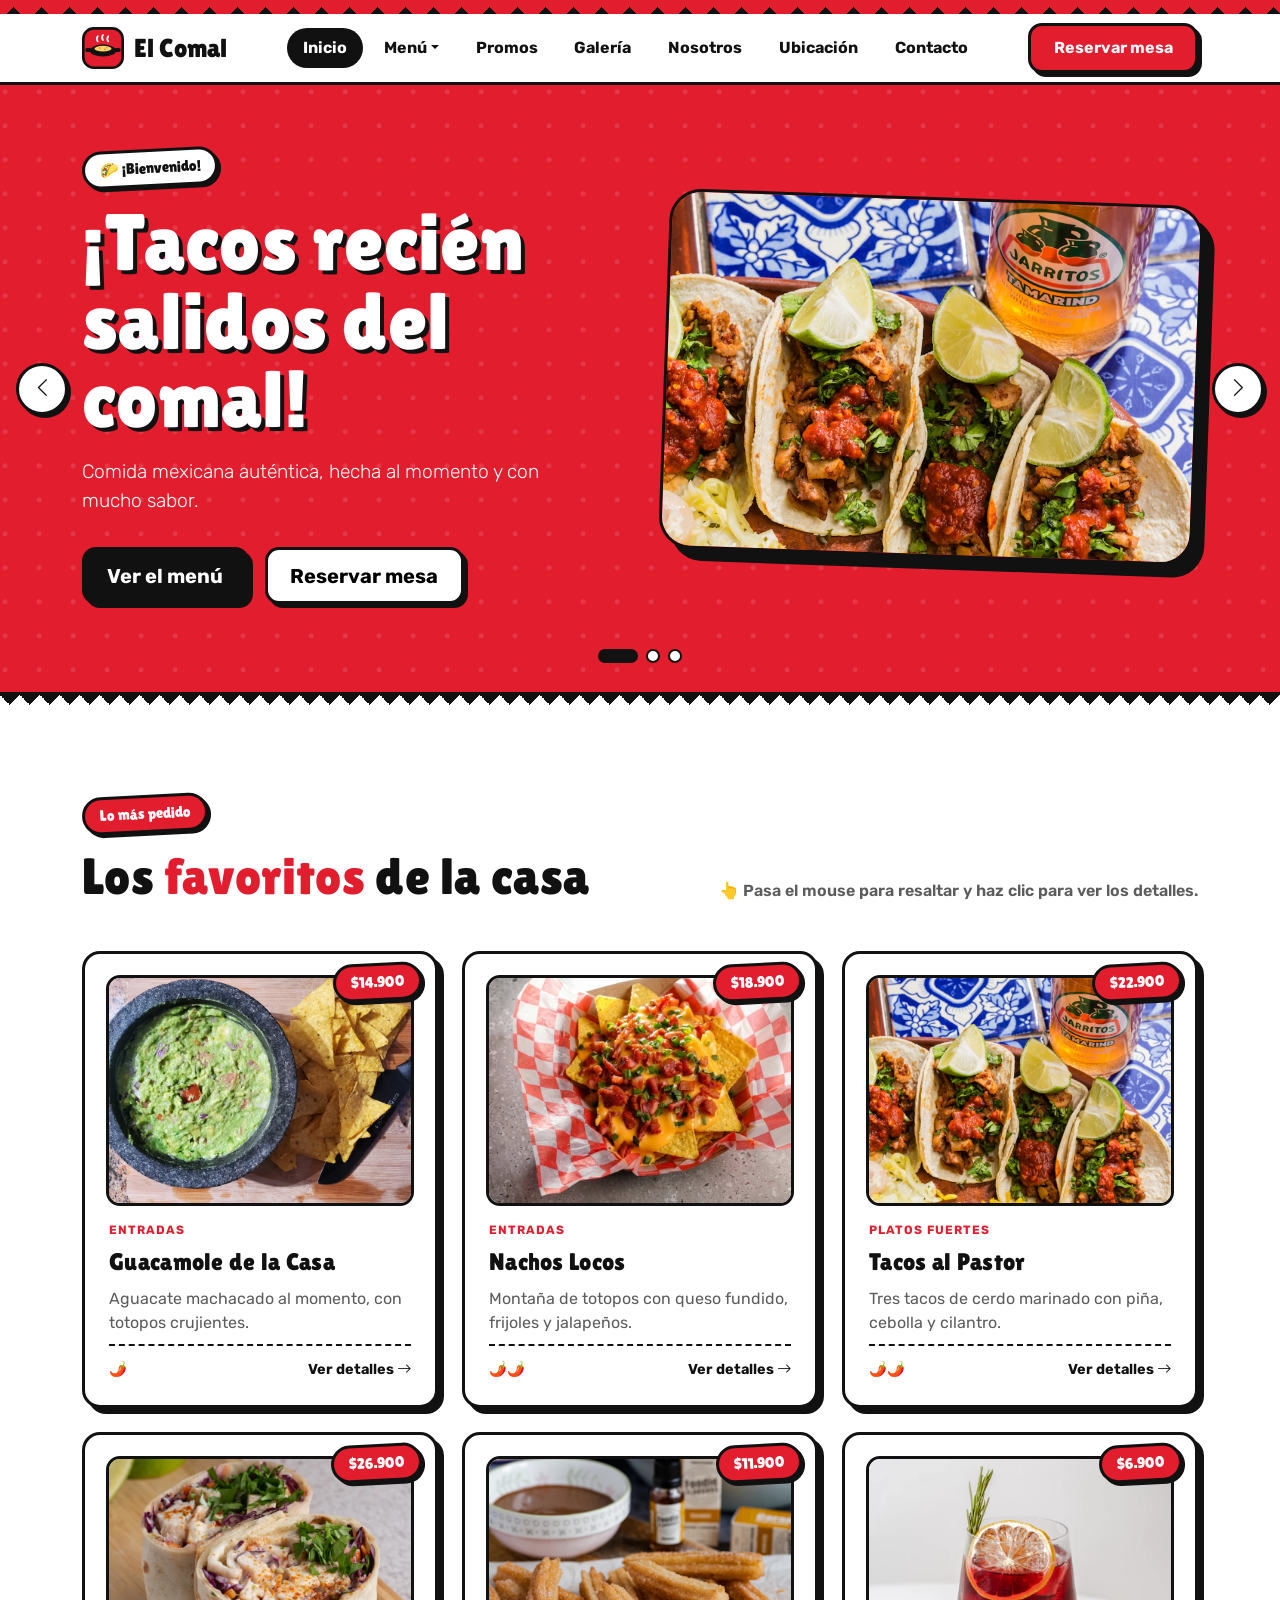
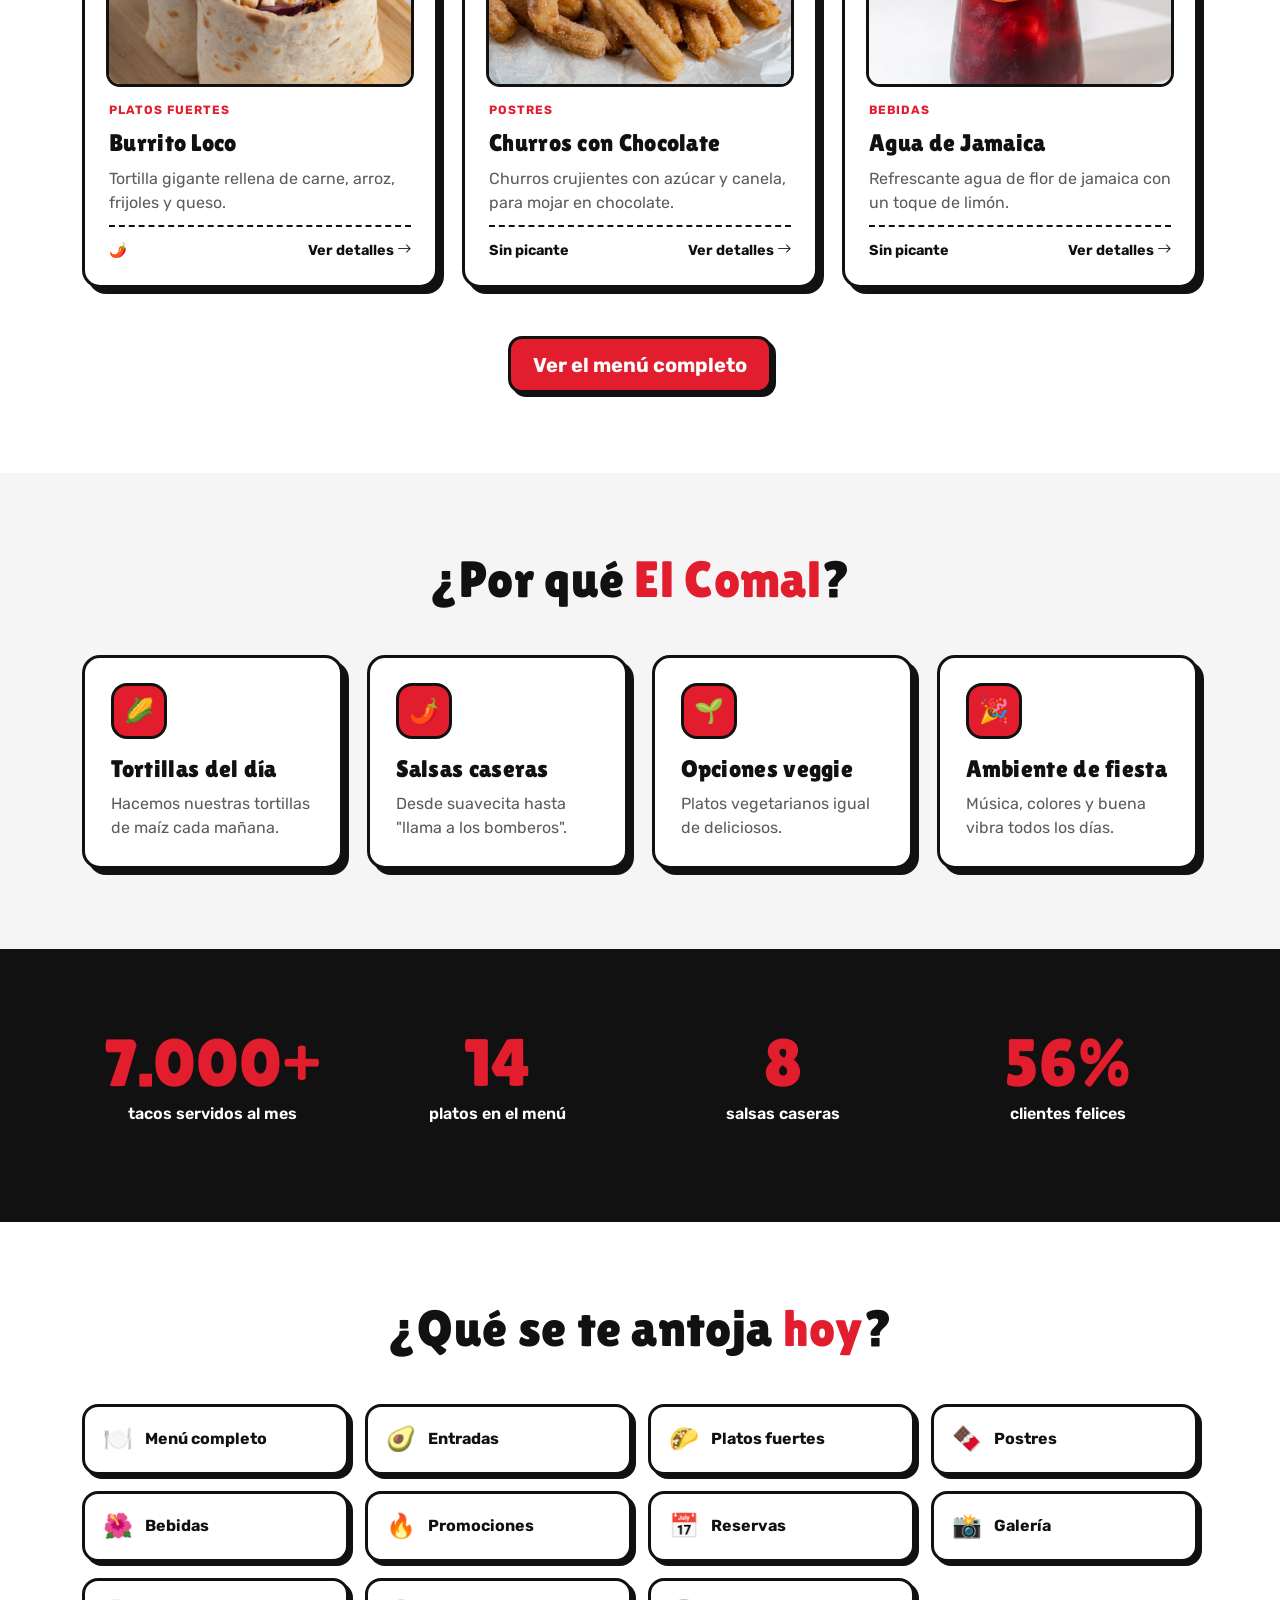
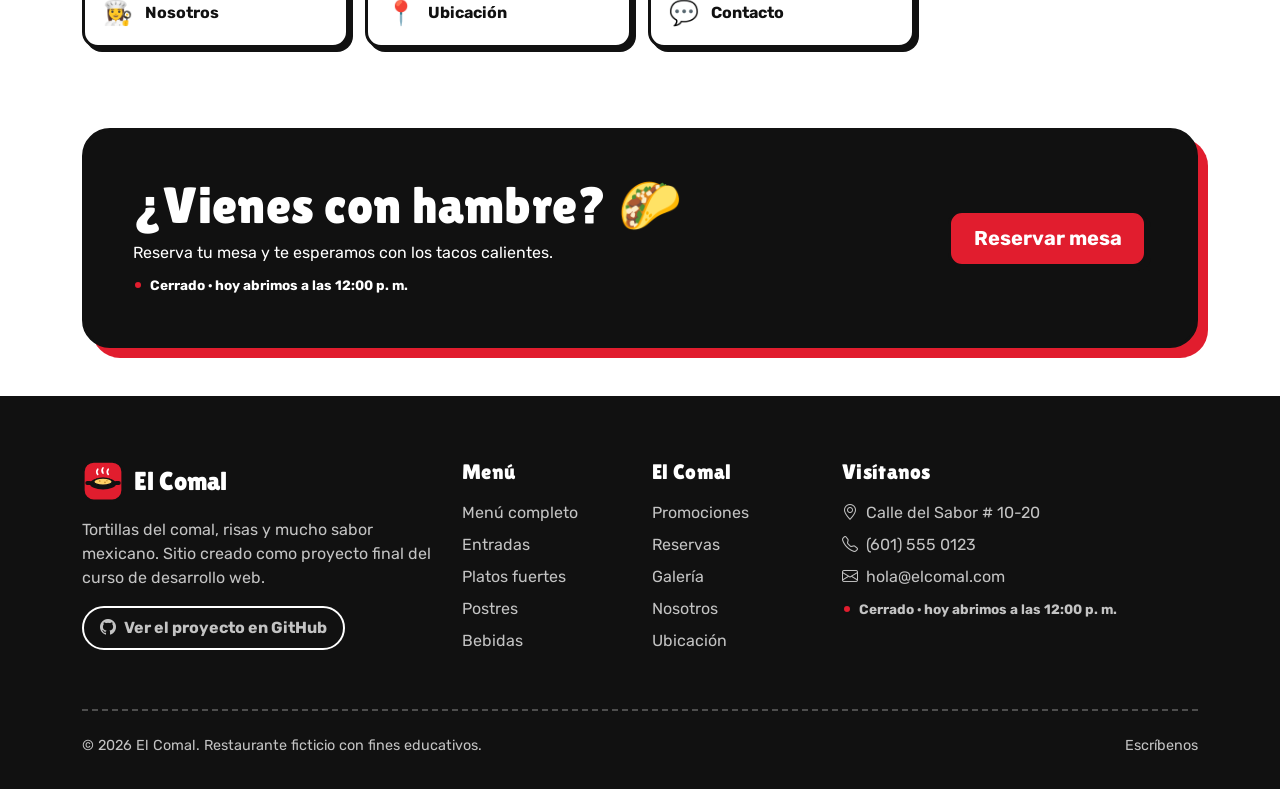
<file: index.html>
<!DOCTYPE html>
<!--
=========================================================================
  EL COMAL - Página de inicio (index.html)
  Proyecto final del curso de desarrollo web
  Repositorio en GitHub: https://github.com/Jake-1-1/7.1-wade-1000.git

  -----------------------------------------------------------------------
=========================================================================
-->
<html lang="es">
<head>
    <!-- Metadatos -->
    <meta charset="UTF-8">
    <meta name="viewport" content="width=device-width, initial-scale=1.0">
    <meta name="description" content="El Comal: restaurante de comida mexicana. Tacos, burritos, nachos y aguas frescas.">
    <title>El Comal | Comida mexicana</title>
    <link rel="icon" href="img/logo.svg" type="image/svg+xml">

    <!-- Bootstrap 5 y sus íconos (desde CDN: no ocupan espacio en el proyecto) -->
    <link rel="stylesheet" href="https://cdn.jsdelivr.net/npm/bootstrap@5.3.3/dist/css/bootstrap.min.css">
    <link rel="stylesheet" href="https://cdn.jsdelivr.net/npm/bootstrap-icons@1.11.3/font/bootstrap-icons.min.css">

    <!-- Fuentes de Google: Lilita One (títulos) y Rubik (texto) -->
    <link rel="preconnect" href="https://fonts.googleapis.com">
    <link rel="preconnect" href="https://fonts.gstatic.com" crossorigin>
    <link rel="stylesheet" href="https://fonts.googleapis.com/css2?family=Lilita+One&family=Rubik:wght@400;500;600;700&display=swap">

    <!-- Estilos propios (después de Bootstrap para poder personalizarlo) -->
    <link rel="stylesheet" href="css/estilos.css">
</head>
<body>
    <!-- Enlace para saltar el menú con el teclado (accesibilidad) -->
    <a class="saltar-contenido" href="#contenido">Saltar al contenido</a>

    <!-- HEADER + NAV: menú principal (navbar de Bootstrap, se colapsa en celulares) -->
    <header>
        <div class="papel-picado" aria-hidden="true"></div>
        <nav class="navbar navbar-expand-xl navbar-taco sticky-top" aria-label="Menú principal">
            <div class="container">
                <a class="navbar-brand" href="index.html">
                    <img src="img/logo.svg" alt="" width="42" height="42">
                    El Comal
                </a>
                <button class="navbar-toggler" type="button" data-bs-toggle="collapse" data-bs-target="#menuPrincipal" aria-controls="menuPrincipal" aria-expanded="false" aria-label="Abrir menú">
                    <span class="navbar-toggler-icon"></span>
                </button>
                <div class="collapse navbar-collapse" id="menuPrincipal">
                    <ul class="navbar-nav mx-auto gap-xl-1">
                        <li class="nav-item"><a class="nav-link active" href="index.html" aria-current="page">Inicio</a></li>
                        <li class="nav-item dropdown">
                            <a class="nav-link dropdown-toggle" href="#" role="button" data-bs-toggle="dropdown" aria-expanded="false">Menú</a>
                            <ul class="dropdown-menu">
                            <li><a class="dropdown-item" href="paginas/menu.html"><span aria-hidden="true">🍽️</span> Menú completo</a></li>
                            <li><a class="dropdown-item" href="paginas/entradas.html"><span aria-hidden="true">🥑</span> Entradas</a></li>
                            <li><a class="dropdown-item" href="paginas/platos-fuertes.html"><span aria-hidden="true">🌮</span> Platos fuertes</a></li>
                            <li><a class="dropdown-item" href="paginas/postres.html"><span aria-hidden="true">🍫</span> Postres</a></li>
                            <li><a class="dropdown-item" href="paginas/bebidas.html"><span aria-hidden="true">🌺</span> Bebidas</a></li>
                            </ul>
                        </li>
                        <li class="nav-item"><a class="nav-link" href="paginas/promociones.html">Promos</a></li>
                        <li class="nav-item"><a class="nav-link" href="paginas/galeria.html">Galería</a></li>
                        <li class="nav-item"><a class="nav-link" href="paginas/nosotros.html">Nosotros</a></li>
                        <li class="nav-item"><a class="nav-link" href="paginas/ubicacion.html">Ubicación</a></li>
                        <li class="nav-item"><a class="nav-link" href="paginas/contacto.html">Contacto</a></li>
                    </ul>
                    <a class="btn btn-primary" href="paginas/reservas.html">Reservar mesa</a>
                </div>
            </div>
        </nav>
    </header>

    <!-- MAIN: contenido principal de la página -->
    <main id="contenido">
        <!-- CARRUSEL de imágenes (lo controla js/carrusel.js) -->
        <section class="carrusel" id="carrusel" aria-roledescription="carrusel" aria-label="Novedades de El Comal" tabindex="-1">
            <div class="carrusel-pista">
                <article class="carrusel-slide" aria-roledescription="diapositiva" aria-label="1 de 3">
                    <div class="container">
                        <div class="row align-items-center g-5">
                            <div class="col-lg-6">
                                <span class="sticker">🌮 ¡Bienvenido!</span>
                                <h1 class="titulo-hero">¡Tacos recién salidos del comal!</h1>
                                <p class="lead">Comida mexicana auténtica, hecha al momento y con mucho sabor.</p>
                                <div class="d-flex flex-wrap gap-3 justify-content-center justify-content-lg-start">
                                    <a class="btn btn-dark btn-lg" href="paginas/menu.html">Ver el menú</a>
                                    <a class="btn btn-light btn-lg" href="paginas/reservas.html">Reservar mesa</a>
                                </div>
                            </div>
                            <div class="col-lg-6 text-center">
                                <img class="img-fluid carrusel-img" src="img/fotos/tacos-pastor.webp" alt="Tacos al pastor con limón sobre azulejos de colores" width="800" height="600">
                            </div>
                        </div>
                    </div>
                </article>
                <article class="carrusel-slide" aria-roledescription="diapositiva" aria-label="2 de 3">
                    <div class="container">
                        <div class="row align-items-center g-5">
                            <div class="col-lg-6">
                                <span class="sticker">🔥 Martes de tacos</span>
                                <h2 class="titulo-hero">2x1 en tacos todos los martes</h2>
                                <p class="lead">Trae a tu combo y paga la mitad. ¡Solo los martes!</p>
                                <div class="d-flex flex-wrap gap-3 justify-content-center justify-content-lg-start">
                                    <a class="btn btn-dark btn-lg" href="paginas/promociones.html">Ver promociones</a>
                                </div>
                            </div>
                            <div class="col-lg-6 text-center">
                                <img class="img-fluid carrusel-img" src="img/fotos/burrito.webp" alt="Burrito partido por la mitad sobre una tabla de madera" width="800" height="600">
                            </div>
                        </div>
                    </div>
                </article>
                <article class="carrusel-slide" aria-roledescription="diapositiva" aria-label="3 de 3">
                    <div class="container">
                        <div class="row align-items-center g-5">
                            <div class="col-lg-6">
                                <span class="sticker">🌺 Aguas frescas</span>
                                <h2 class="titulo-hero">Refréscate con sabor</h2>
                                <p class="lead">Jamaica, horchata y limonada de mango con chile. ¡Hechas en casa!</p>
                                <div class="d-flex flex-wrap gap-3 justify-content-center justify-content-lg-start">
                                    <a class="btn btn-dark btn-lg" href="paginas/bebidas.html">Ver bebidas</a>
                                </div>
                            </div>
                            <div class="col-lg-6 text-center">
                                <img class="img-fluid carrusel-img" src="img/fotos/jamaica.webp" alt="Vaso de agua de jamaica con hielo" width="800" height="600">
                            </div>
                        </div>
                    </div>
                </article>
            </div>
            <button class="carrusel-control anterior" type="button" aria-label="Diapositiva anterior"><i class="bi bi-chevron-left" aria-hidden="true"></i></button>
            <button class="carrusel-control siguiente" type="button" aria-label="Diapositiva siguiente"><i class="bi bi-chevron-right" aria-hidden="true"></i></button>
            <div class="carrusel-indicadores"></div>
        </section>
        <div class="zigzag" aria-hidden="true"></div>

        <!-- PLATOS DESTACADOS (las tarjetas las crea js/main.js) -->
        <section class="seccion" aria-labelledby="tituloDestacados">
            <div class="container">
                <div class="d-flex flex-column flex-md-row justify-content-between align-items-md-end gap-2 mb-5">
                    <div>
                        <span class="sticker rojo mb-3">Lo más pedido</span>
                        <h2 class="titulo-seccion mb-0" id="tituloDestacados">Los <span class="resaltado">favoritos</span> de la casa</h2>
                    </div>
                    <p class="ayuda-interaccion mb-0">👆 Pasa el mouse para resaltar y haz clic para ver los detalles.</p>
                </div>
                <div class="row g-4" data-platos="destacados"></div>
                <div class="text-center mt-5">
                    <a class="btn btn-primary btn-lg" href="paginas/menu.html">Ver el menú completo</a>
                </div>
            </div>
        </section>

        <!-- POR QUÉ ELEGIRNOS -->
        <section class="seccion bg-gris" aria-labelledby="tituloPorQue">
            <div class="container">
                <div class="text-center mb-5">
                    <h2 class="titulo-seccion" id="tituloPorQue">¿Por qué <span class="resaltado">El Comal</span>?</h2>
                </div>
                <div class="row g-4">
                    <div class="col-sm-6 col-lg-3">
                        <article class="caja">
                            <div class="caja-icono" aria-hidden="true">🌽</div>
                            <h3>Tortillas del día</h3>
                            <p class="texto-suave mb-0">Hacemos nuestras tortillas de maíz cada mañana.</p>
                        </article>
                    </div>
                    <div class="col-sm-6 col-lg-3">
                        <article class="caja">
                            <div class="caja-icono" aria-hidden="true">🌶️</div>
                            <h3>Salsas caseras</h3>
                            <p class="texto-suave mb-0">Desde suavecita hasta "llama a los bomberos".</p>
                        </article>
                    </div>
                    <div class="col-sm-6 col-lg-3">
                        <article class="caja">
                            <div class="caja-icono" aria-hidden="true">🌱</div>
                            <h3>Opciones veggie</h3>
                            <p class="texto-suave mb-0">Platos vegetarianos igual de deliciosos.</p>
                        </article>
                    </div>
                    <div class="col-sm-6 col-lg-3">
                        <article class="caja">
                            <div class="caja-icono" aria-hidden="true">🎉</div>
                            <h3>Ambiente de fiesta</h3>
                            <p class="texto-suave mb-0">Música, colores y buena vibra todos los días.</p>
                        </article>
                    </div>
                </div>
            </div>
        </section>

        <!-- CIFRAS (se animan con JavaScript al aparecer en pantalla) -->
        <section class="seccion bg-negro" aria-label="El Comal en cifras">
            <div class="container">
                <div class="row g-4 text-center">
                    <div class="col-6 col-lg-3">
                        <div class="cifra" data-hasta="12500" data-sufijo="+">0</div>
                        <p class="cifra-texto">tacos servidos al mes</p>
                    </div>
                    <div class="col-6 col-lg-3">
                        <div class="cifra" data-hasta="14">0</div>
                        <p class="cifra-texto">platos en el menú</p>
                    </div>
                    <div class="col-6 col-lg-3">
                        <div class="cifra" data-hasta="8">0</div>
                        <p class="cifra-texto">salsas caseras</p>
                    </div>
                    <div class="col-6 col-lg-3">
                        <div class="cifra" data-hasta="98" data-sufijo="%">0</div>
                        <p class="cifra-texto">clientes felices</p>
                    </div>
                </div>
            </div>
        </section>

        <!-- ACCESOS a las 11 páginas subordinadas -->
        <section class="seccion" aria-labelledby="tituloExplora">
            <div class="container">
                <div class="text-center mb-5">
                    <h2 class="titulo-seccion" id="tituloExplora">¿Qué se te antoja <span class="resaltado">hoy</span>?</h2>
                </div>
                <div class="row g-3">
                    <div class="col-6 col-md-4 col-lg-3">
                        <a class="acceso" href="paginas/menu.html"><span aria-hidden="true">🍽️</span>Menú completo</a>
                    </div>
                    <div class="col-6 col-md-4 col-lg-3">
                        <a class="acceso" href="paginas/entradas.html"><span aria-hidden="true">🥑</span>Entradas</a>
                    </div>
                    <div class="col-6 col-md-4 col-lg-3">
                        <a class="acceso" href="paginas/platos-fuertes.html"><span aria-hidden="true">🌮</span>Platos fuertes</a>
                    </div>
                    <div class="col-6 col-md-4 col-lg-3">
                        <a class="acceso" href="paginas/postres.html"><span aria-hidden="true">🍫</span>Postres</a>
                    </div>
                    <div class="col-6 col-md-4 col-lg-3">
                        <a class="acceso" href="paginas/bebidas.html"><span aria-hidden="true">🌺</span>Bebidas</a>
                    </div>
                    <div class="col-6 col-md-4 col-lg-3">
                        <a class="acceso" href="paginas/promociones.html"><span aria-hidden="true">🔥</span>Promociones</a>
                    </div>
                    <div class="col-6 col-md-4 col-lg-3">
                        <a class="acceso" href="paginas/reservas.html"><span aria-hidden="true">📅</span>Reservas</a>
                    </div>
                    <div class="col-6 col-md-4 col-lg-3">
                        <a class="acceso" href="paginas/galeria.html"><span aria-hidden="true">📸</span>Galería</a>
                    </div>
                    <div class="col-6 col-md-4 col-lg-3">
                        <a class="acceso" href="paginas/nosotros.html"><span aria-hidden="true">👩‍🍳</span>Nosotros</a>
                    </div>
                    <div class="col-6 col-md-4 col-lg-3">
                        <a class="acceso" href="paginas/ubicacion.html"><span aria-hidden="true">📍</span>Ubicación</a>
                    </div>
                    <div class="col-6 col-md-4 col-lg-3">
                        <a class="acceso" href="paginas/contacto.html"><span aria-hidden="true">💬</span>Contacto</a>
                    </div>
                </div>
            </div>
        </section>

        <!-- LLAMADO A LA ACCIÓN -->
        <section class="pb-5" aria-label="Reservas">
            <div class="container">
                <div class="cta d-flex flex-column flex-lg-row justify-content-between align-items-lg-center gap-4">
                    <div>
                        <h2 class="titulo-seccion">¿Vienes con hambre? 🌮</h2>
                        <p class="mb-2">Reserva tu mesa y te esperamos con los tacos calientes.</p>
                        <p class="estado-local mb-0">Consultando horario…</p>
                    </div>
                    <a class="btn btn-primary btn-lg" href="paginas/reservas.html">Reservar mesa</a>
                </div>
            </div>
        </section>
    </main>

    <!-- FOOTER: pie de página con enlaces y el repositorio de GitHub -->
    <footer class="pie">
        <div class="container">
            <div class="row g-4">
                <div class="col-lg-4">
                    <a class="navbar-brand mb-3" href="index.html">
                        <img src="img/logo.svg" alt="" width="42" height="42">
                        El Comal
                    </a>
                    <p>Tortillas del comal, risas y mucho sabor mexicano. Sitio creado como proyecto final del curso de desarrollo web.</p>
                    <a class="enlace-github" href="https://github.com/TU_USUARIO/TU_REPOSITORIO" target="_blank" rel="noopener noreferrer">
                        <i class="bi bi-github" aria-hidden="true"></i> Ver el proyecto en GitHub
                    </a>
                </div>
                <nav class="col-6 col-md-4 col-lg-2" aria-label="Menú del restaurante">
                    <h2>Menú</h2>
                    <ul>
                        <li><a href="paginas/menu.html">Menú completo</a></li>
                        <li><a href="paginas/entradas.html">Entradas</a></li>
                        <li><a href="paginas/platos-fuertes.html">Platos fuertes</a></li>
                        <li><a href="paginas/postres.html">Postres</a></li>
                        <li><a href="paginas/bebidas.html">Bebidas</a></li>
                    </ul>
                </nav>
                <nav class="col-6 col-md-4 col-lg-2" aria-label="El Comal">
                    <h2>El Comal</h2>
                    <ul>
                        <li><a href="paginas/promociones.html">Promociones</a></li>
                        <li><a href="paginas/reservas.html">Reservas</a></li>
                        <li><a href="paginas/galeria.html">Galería</a></li>
                        <li><a href="paginas/nosotros.html">Nosotros</a></li>
                        <li><a href="paginas/ubicacion.html">Ubicación</a></li>
                    </ul>
                </nav>
                <div class="col-md-4 col-lg-4">
                    <h2>Visítanos</h2>
                    <address class="mb-0">
                        <p class="mb-2"><i class="bi bi-geo-alt me-2" aria-hidden="true"></i>Calle del Sabor # 10-20</p>
                        <p class="mb-2"><i class="bi bi-telephone me-2" aria-hidden="true"></i>(601) 555 0123</p>
                        <p class="mb-2"><i class="bi bi-envelope me-2" aria-hidden="true"></i>hola@elcomal.com</p>
                    </address>
                    <p class="estado-local mb-0">Consultando horario…</p>
                </div>
            </div>
            <div class="pie-inferior d-flex flex-column flex-md-row justify-content-between gap-2">
                <span>© <span id="anio">2026</span> El Comal. Restaurante ficticio con fines educativos.</span>
                <a href="paginas/contacto.html">Escríbenos</a>
            </div>
        </div>
    </footer>

    <!-- Botón para volver arriba (lo muestra JavaScript al bajar) -->
    <button class="btn-arriba" id="btnArriba" type="button" aria-label="Volver arriba">
        <i class="bi bi-arrow-up" aria-hidden="true"></i>
    </button>

    <!-- Scripts al final del body: primero Bootstrap, luego los propios -->
    <script src="https://cdn.jsdelivr.net/npm/bootstrap@5.3.3/dist/js/bootstrap.bundle.min.js"></script>
    <script src="js/main.js"></script>
    <script src="js/carrusel.js"></script>
</body>
</html>
</file>
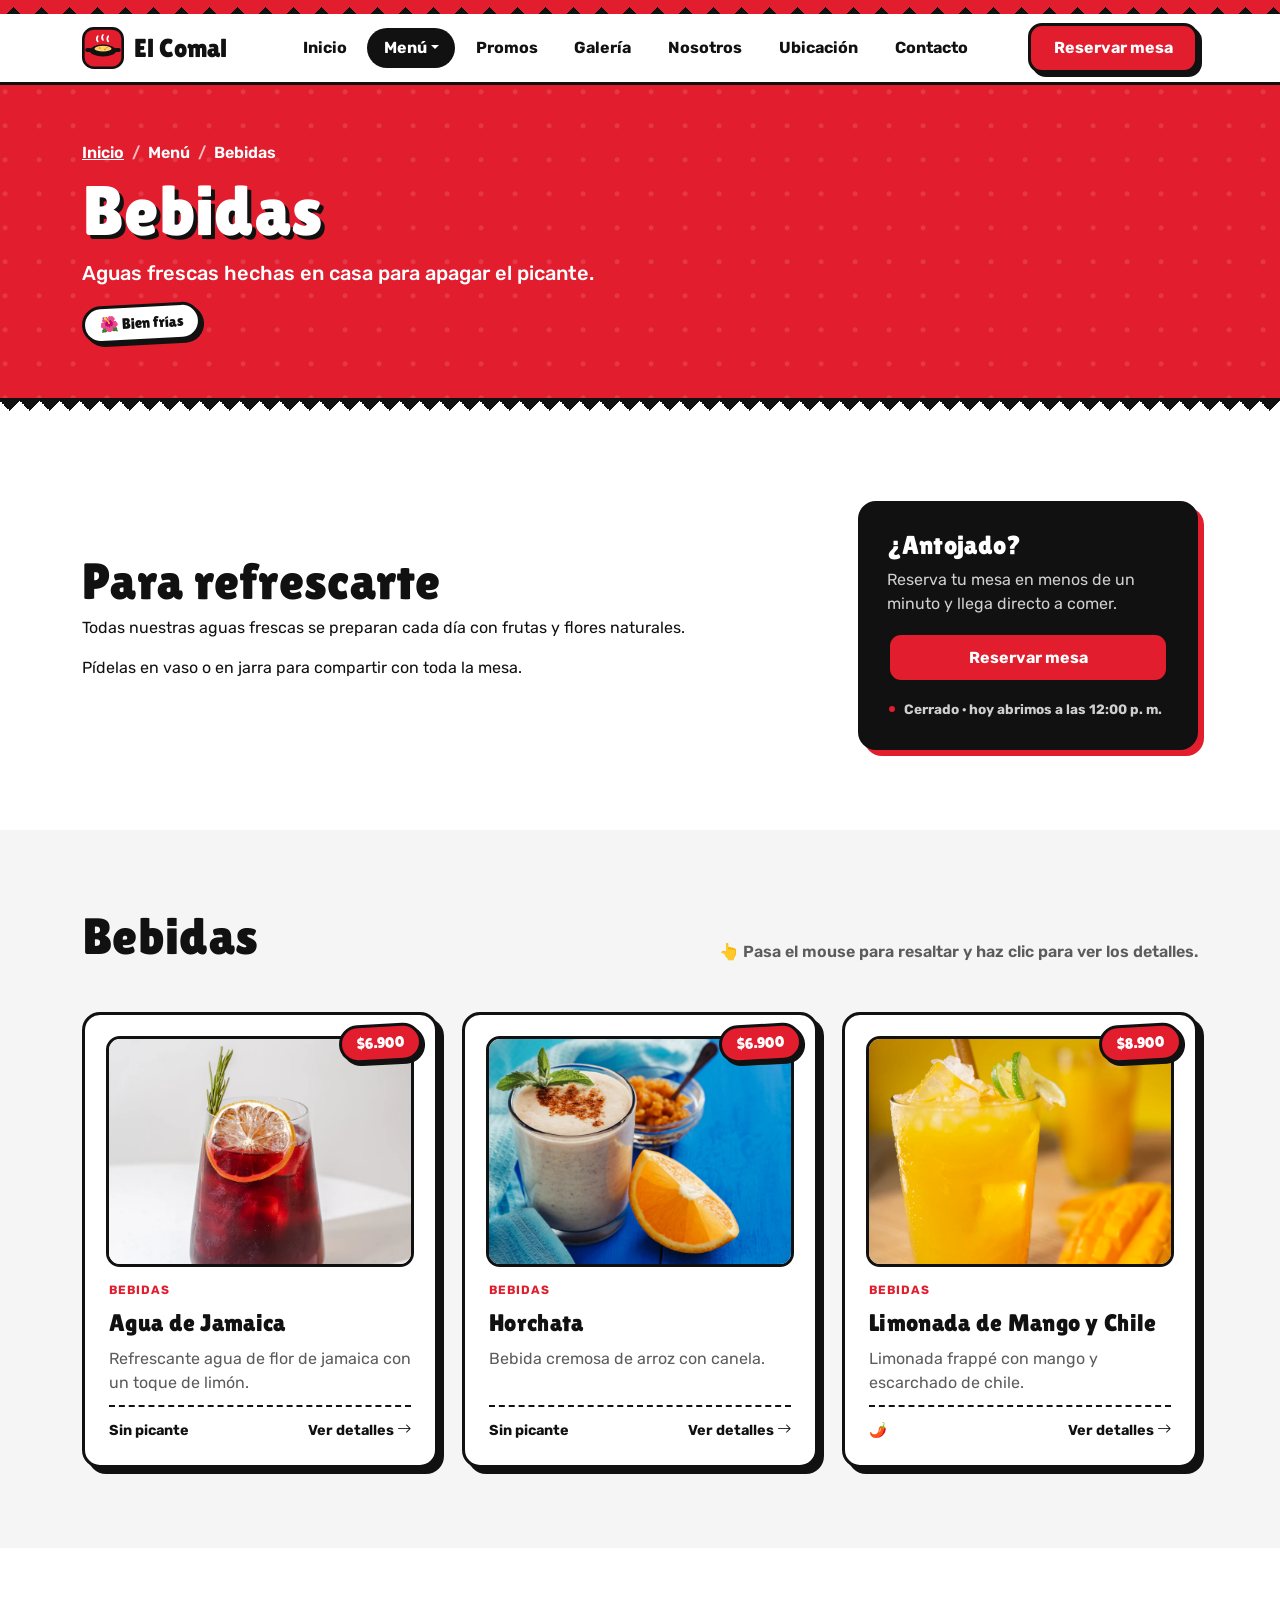
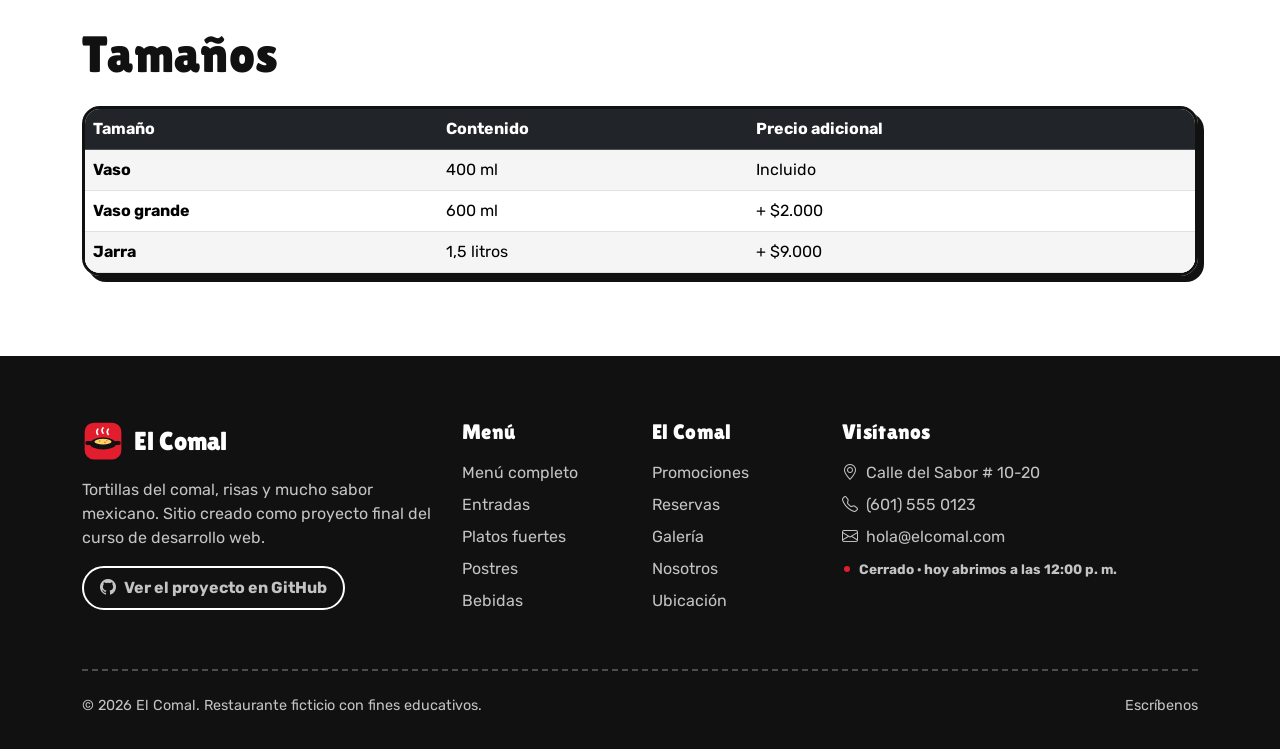
<file: paginas/bebidas.html>
<!DOCTYPE html>
<!--
    ================================================================
    EL COMAL - Página subordinada: Bebidas
    Aguas frescas hechas en casa para apagar el picante.

    Estructura semántica de HTML5 usada en esta página:
      <header> + <nav>  → menú principal
      <main>            → contenido principal
      <section>         → cada bloque temático
      <article>         → contenido independiente (platos, promos)
      <aside>           → información complementaria
      <footer>          → pie de página
    Repositorio: https://github.com/TU_USUARIO/TU_REPOSITORIO
    ================================================================
-->
<html lang="es">
<head>
    <!-- Metadatos -->
    <meta charset="UTF-8">
    <meta name="viewport" content="width=device-width, initial-scale=1.0">
    <meta name="description" content="Bebidas de El Comal: Aguas frescas hechas en casa para apagar el picante.">
    <title>Bebidas | El Comal</title>
    <link rel="icon" href="../img/logo.svg" type="image/svg+xml">

    <!-- Bootstrap 5 y sus íconos (desde CDN: no ocupan espacio en el proyecto) -->
    <link rel="stylesheet" href="https://cdn.jsdelivr.net/npm/bootstrap@5.3.3/dist/css/bootstrap.min.css">
    <link rel="stylesheet" href="https://cdn.jsdelivr.net/npm/bootstrap-icons@1.11.3/font/bootstrap-icons.min.css">

    <!-- Fuentes de Google: Lilita One (títulos) y Rubik (texto) -->
    <link rel="preconnect" href="https://fonts.googleapis.com">
    <link rel="preconnect" href="https://fonts.gstatic.com" crossorigin>
    <link rel="stylesheet" href="https://fonts.googleapis.com/css2?family=Lilita+One&family=Rubik:wght@400;500;600;700&display=swap">

    <!-- Estilos propios (después de Bootstrap para poder personalizarlo) -->
    <link rel="stylesheet" href="../css/estilos.css">
</head>
<body>
    <!-- Enlace para saltar el menú con el teclado (accesibilidad) -->
    <a class="saltar-contenido" href="#contenido">Saltar al contenido</a>

    <!-- HEADER + NAV: menú principal (navbar de Bootstrap, se colapsa en celulares) -->
    <header>
        <div class="papel-picado" aria-hidden="true"></div>
        <nav class="navbar navbar-expand-xl navbar-taco sticky-top" aria-label="Menú principal">
            <div class="container">
                <a class="navbar-brand" href="../index.html">
                    <img src="../img/logo.svg" alt="" width="42" height="42">
                    El Comal
                </a>
                <button class="navbar-toggler" type="button" data-bs-toggle="collapse" data-bs-target="#menuPrincipal" aria-controls="menuPrincipal" aria-expanded="false" aria-label="Abrir menú">
                    <span class="navbar-toggler-icon"></span>
                </button>
                <div class="collapse navbar-collapse" id="menuPrincipal">
                    <ul class="navbar-nav mx-auto gap-xl-1">
                        <li class="nav-item"><a class="nav-link" href="../index.html">Inicio</a></li>
                        <li class="nav-item dropdown">
                            <a class="nav-link dropdown-toggle active" href="#" role="button" data-bs-toggle="dropdown" aria-expanded="false">Menú</a>
                            <ul class="dropdown-menu">
                            <li><a class="dropdown-item" href="menu.html"><span aria-hidden="true">🍽️</span> Menú completo</a></li>
                            <li><a class="dropdown-item" href="entradas.html"><span aria-hidden="true">🥑</span> Entradas</a></li>
                            <li><a class="dropdown-item" href="platos-fuertes.html"><span aria-hidden="true">🌮</span> Platos fuertes</a></li>
                            <li><a class="dropdown-item" href="postres.html"><span aria-hidden="true">🍫</span> Postres</a></li>
                            <li><a class="dropdown-item active" href="bebidas.html" aria-current="page"><span aria-hidden="true">🌺</span> Bebidas</a></li>
                            </ul>
                        </li>
                        <li class="nav-item"><a class="nav-link" href="promociones.html">Promos</a></li>
                        <li class="nav-item"><a class="nav-link" href="galeria.html">Galería</a></li>
                        <li class="nav-item"><a class="nav-link" href="nosotros.html">Nosotros</a></li>
                        <li class="nav-item"><a class="nav-link" href="ubicacion.html">Ubicación</a></li>
                        <li class="nav-item"><a class="nav-link" href="contacto.html">Contacto</a></li>
                    </ul>
                    <a class="btn btn-primary" href="reservas.html">Reservar mesa</a>
                </div>
            </div>
        </nav>
    </header>

    <!-- MAIN: contenido principal de la página -->
    <main id="contenido">
        <!-- Cabecera de la página con migas de pan (breadcrumb) -->
        <section class="pagina-cabecera">
            <div class="container">
                <nav aria-label="Ruta de navegación">
                    <ol class="breadcrumb">
                        <li class="breadcrumb-item"><a href="../index.html">Inicio</a></li>
                        <li class="breadcrumb-item">Menú</li>
                        <li class="breadcrumb-item active" aria-current="page">Bebidas</li>
                    </ol>
                </nav>
                <h1>Bebidas</h1>
                <p class="lead">Aguas frescas hechas en casa para apagar el picante.</p>
                <span class="sticker mt-3 bambolea">🌺 Bien frías</span>
            </div>
        </section>
        <div class="zigzag" aria-hidden="true"></div>

        <section class="seccion" aria-labelledby="tituloIntro">
            <div class="container">
                <div class="row g-4 g-lg-5 align-items-center">
                    <div class="col-lg-8">
                        <h2 class="titulo-seccion" id="tituloIntro">Para refrescarte</h2>
                        <p>Todas nuestras aguas frescas se preparan cada día con frutas y flores naturales.</p>
                        <p>Pídelas en vaso o en jarra para compartir con toda la mesa.</p>
                    </div>
                    <div class="col-lg-4">
                        <!-- ASIDE: información complementaria -->
                        <aside class="panel-aside h-100">
                            <h2>¿Antojado?</h2>
                            <p>Reserva tu mesa en menos de un minuto y llega directo a comer.</p>
                            <a class="btn btn-primary w-100" href="reservas.html">Reservar mesa</a>
                            <p class="estado-local mt-3 mb-0">Consultando horario…</p>
                        </aside>
                    </div>
                </div>
            </div>
        </section>

        <!-- Platos de esta categoría (las tarjetas las crea js/main.js) -->
        <section class="seccion bg-gris" aria-labelledby="tituloPlatos">
            <div class="container">
                <div class="d-flex flex-column flex-md-row justify-content-between align-items-md-end gap-2 mb-5">
                    <h2 class="titulo-seccion mb-0" id="tituloPlatos">Bebidas</h2>
                    <p class="ayuda-interaccion mb-0">👆 Pasa el mouse para resaltar y haz clic para ver los detalles.</p>
                </div>
                <div class="row g-4" data-platos="bebidas"></div>
                
            </div>
        </section>

        <!-- Tamaños (tabla) -->
        <section class="seccion" aria-labelledby="tituloTamanos">
            <div class="container">
                <h2 class="titulo-seccion mb-4" id="tituloTamanos">Tamaños</h2>
                <div class="tabla-horario">
                    <div class="table-responsive">
                        <table class="table table-striped align-middle">
                            <thead class="table-dark">
                                <tr><th scope="col">Tamaño</th><th scope="col">Contenido</th><th scope="col">Precio adicional</th></tr>
                            </thead>
                            <tbody>
                                <tr><th scope="row">Vaso</th><td>400 ml</td><td>Incluido</td></tr>
                                <tr><th scope="row">Vaso grande</th><td>600 ml</td><td>+ $2.000</td></tr>
                                <tr><th scope="row">Jarra</th><td>1,5 litros</td><td>+ $9.000</td></tr>
                            </tbody>
                        </table>
                    </div>
                </div>
            </div>
        </section>
    </main>

    <!-- FOOTER: pie de página con enlaces y el repositorio de GitHub -->
    <footer class="pie">
        <div class="container">
            <div class="row g-4">
                <div class="col-lg-4">
                    <a class="navbar-brand mb-3" href="../index.html">
                        <img src="../img/logo.svg" alt="" width="42" height="42">
                        El Comal
                    </a>
                    <p>Tortillas del comal, risas y mucho sabor mexicano. Sitio creado como proyecto final del curso de desarrollo web.</p>
                    <a class="enlace-github" href="https://github.com/TU_USUARIO/TU_REPOSITORIO" target="_blank" rel="noopener noreferrer">
                        <i class="bi bi-github" aria-hidden="true"></i> Ver el proyecto en GitHub
                    </a>
                </div>
                <nav class="col-6 col-md-4 col-lg-2" aria-label="Menú del restaurante">
                    <h2>Menú</h2>
                    <ul>
                        <li><a href="menu.html">Menú completo</a></li>
                        <li><a href="entradas.html">Entradas</a></li>
                        <li><a href="platos-fuertes.html">Platos fuertes</a></li>
                        <li><a href="postres.html">Postres</a></li>
                        <li><a href="bebidas.html">Bebidas</a></li>
                    </ul>
                </nav>
                <nav class="col-6 col-md-4 col-lg-2" aria-label="El Comal">
                    <h2>El Comal</h2>
                    <ul>
                        <li><a href="promociones.html">Promociones</a></li>
                        <li><a href="reservas.html">Reservas</a></li>
                        <li><a href="galeria.html">Galería</a></li>
                        <li><a href="nosotros.html">Nosotros</a></li>
                        <li><a href="ubicacion.html">Ubicación</a></li>
                    </ul>
                </nav>
                <div class="col-md-4 col-lg-4">
                    <h2>Visítanos</h2>
                    <address class="mb-0">
                        <p class="mb-2"><i class="bi bi-geo-alt me-2" aria-hidden="true"></i>Calle del Sabor # 10-20</p>
                        <p class="mb-2"><i class="bi bi-telephone me-2" aria-hidden="true"></i>(601) 555 0123</p>
                        <p class="mb-2"><i class="bi bi-envelope me-2" aria-hidden="true"></i>hola@elcomal.com</p>
                    </address>
                    <p class="estado-local mb-0">Consultando horario…</p>
                </div>
            </div>
            <div class="pie-inferior d-flex flex-column flex-md-row justify-content-between gap-2">
                <span>© <span id="anio">2026</span> El Comal. Restaurante ficticio con fines educativos.</span>
                <a href="contacto.html">Escríbenos</a>
            </div>
        </div>
    </footer>

    <!-- Botón para volver arriba (lo muestra JavaScript al bajar) -->
    <button class="btn-arriba" id="btnArriba" type="button" aria-label="Volver arriba">
        <i class="bi bi-arrow-up" aria-hidden="true"></i>
    </button>

    <!-- Scripts al final del body: primero Bootstrap, luego los propios -->
    <script src="https://cdn.jsdelivr.net/npm/bootstrap@5.3.3/dist/js/bootstrap.bundle.min.js"></script>
    <script src="../js/main.js"></script>
</body>
</html>
</file>
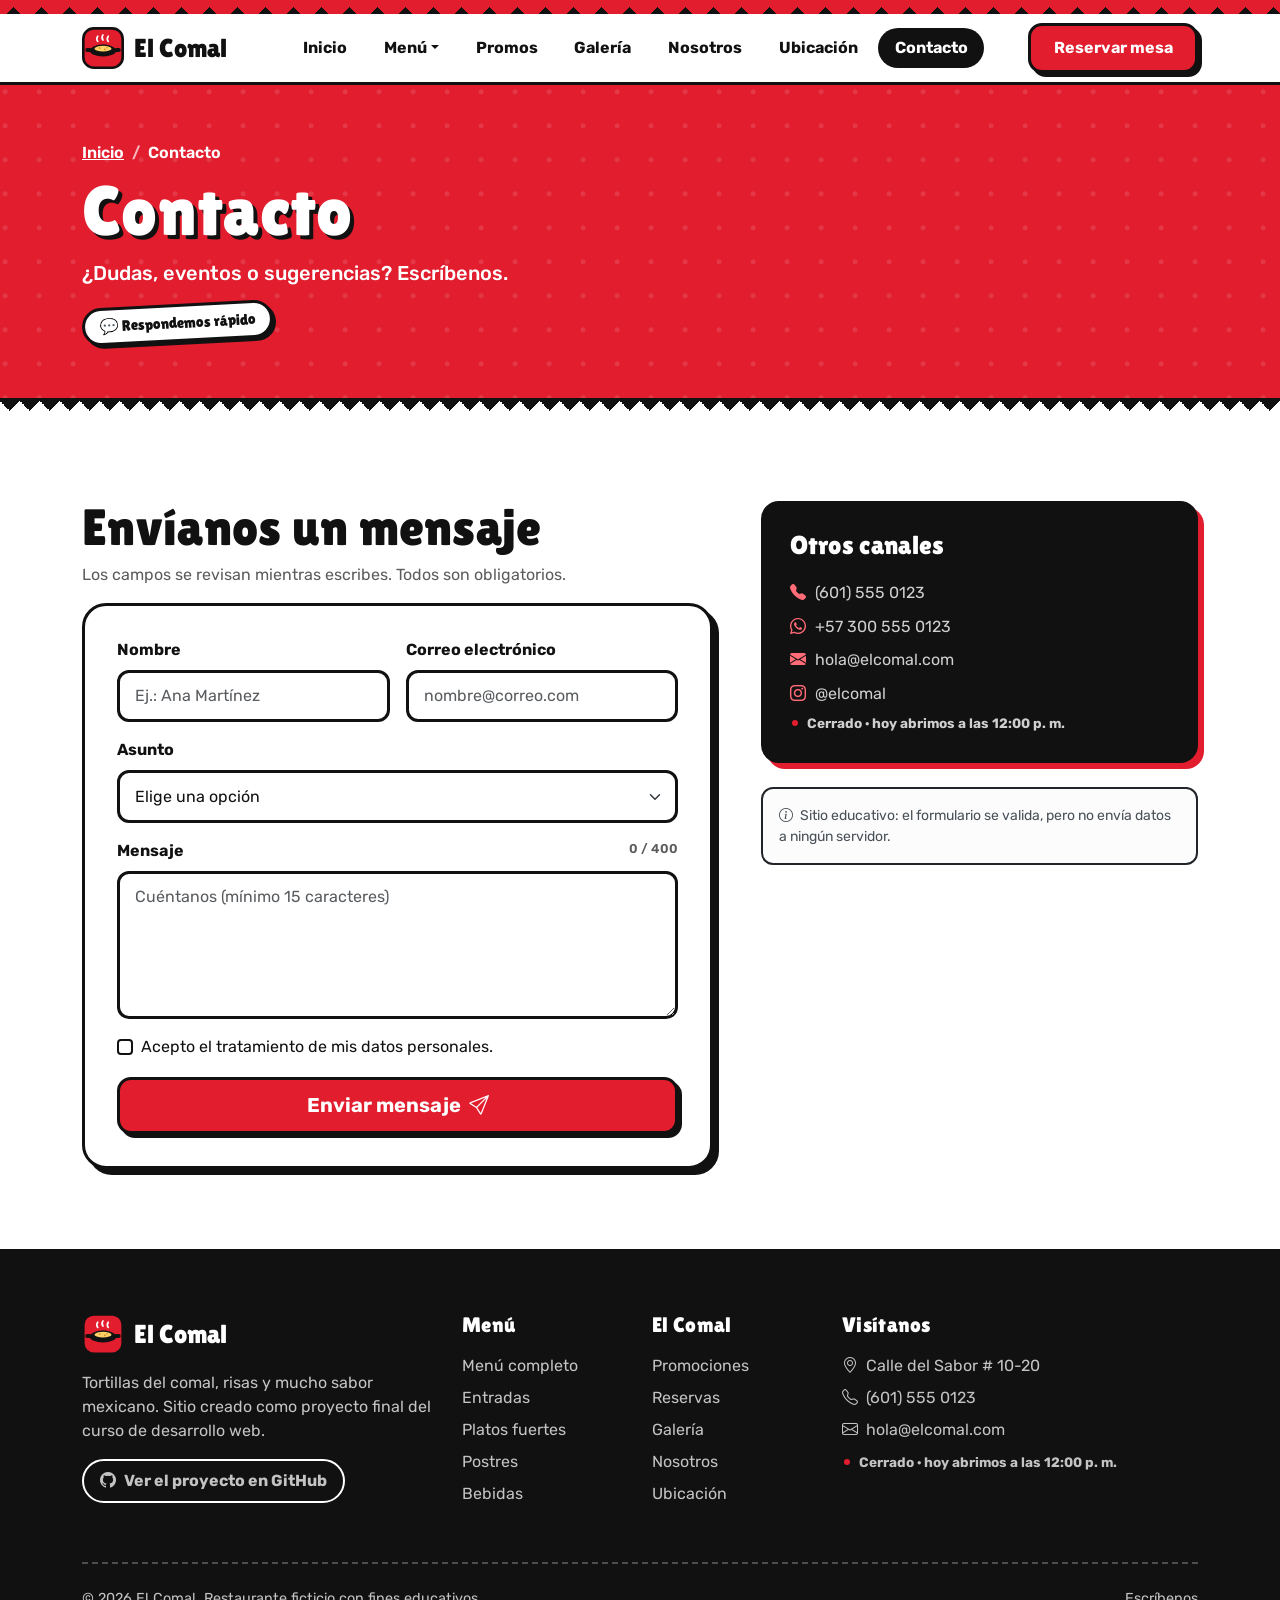
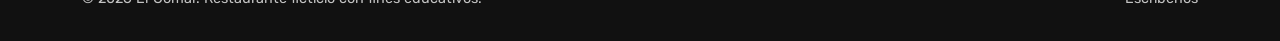
<file: paginas/contacto.html>
<!DOCTYPE html>
<!--
    ================================================================
    EL COMAL - Página subordinada: Contacto
    Formulario con validación en tiempo real usando JavaScript.

    Estructura semántica de HTML5 usada en esta página:
      <header> + <nav>  → menú principal
      <main>            → contenido principal
      <section>         → cada bloque temático
      <article>         → contenido independiente (platos, promos)
      <aside>           → información complementaria
      <footer>          → pie de página
    Repositorio: https://github.com/TU_USUARIO/TU_REPOSITORIO
    ================================================================
-->
<html lang="es">
<head>
    <!-- Metadatos -->
    <meta charset="UTF-8">
    <meta name="viewport" content="width=device-width, initial-scale=1.0">
    <meta name="description" content="Formulario de contacto de El Comal.">
    <title>Contacto | El Comal</title>
    <link rel="icon" href="../img/logo.svg" type="image/svg+xml">

    <!-- Bootstrap 5 y sus íconos (desde CDN: no ocupan espacio en el proyecto) -->
    <link rel="stylesheet" href="https://cdn.jsdelivr.net/npm/bootstrap@5.3.3/dist/css/bootstrap.min.css">
    <link rel="stylesheet" href="https://cdn.jsdelivr.net/npm/bootstrap-icons@1.11.3/font/bootstrap-icons.min.css">

    <!-- Fuentes de Google: Lilita One (títulos) y Rubik (texto) -->
    <link rel="preconnect" href="https://fonts.googleapis.com">
    <link rel="preconnect" href="https://fonts.gstatic.com" crossorigin>
    <link rel="stylesheet" href="https://fonts.googleapis.com/css2?family=Lilita+One&family=Rubik:wght@400;500;600;700&display=swap">

    <!-- Estilos propios (después de Bootstrap para poder personalizarlo) -->
    <link rel="stylesheet" href="../css/estilos.css">
</head>
<body>
    <!-- Enlace para saltar el menú con el teclado (accesibilidad) -->
    <a class="saltar-contenido" href="#contenido">Saltar al contenido</a>

    <!-- HEADER + NAV: menú principal (navbar de Bootstrap, se colapsa en celulares) -->
    <header>
        <div class="papel-picado" aria-hidden="true"></div>
        <nav class="navbar navbar-expand-xl navbar-taco sticky-top" aria-label="Menú principal">
            <div class="container">
                <a class="navbar-brand" href="../index.html">
                    <img src="../img/logo.svg" alt="" width="42" height="42">
                    El Comal
                </a>
                <button class="navbar-toggler" type="button" data-bs-toggle="collapse" data-bs-target="#menuPrincipal" aria-controls="menuPrincipal" aria-expanded="false" aria-label="Abrir menú">
                    <span class="navbar-toggler-icon"></span>
                </button>
                <div class="collapse navbar-collapse" id="menuPrincipal">
                    <ul class="navbar-nav mx-auto gap-xl-1">
                        <li class="nav-item"><a class="nav-link" href="../index.html">Inicio</a></li>
                        <li class="nav-item dropdown">
                            <a class="nav-link dropdown-toggle" href="#" role="button" data-bs-toggle="dropdown" aria-expanded="false">Menú</a>
                            <ul class="dropdown-menu">
                            <li><a class="dropdown-item" href="menu.html"><span aria-hidden="true">🍽️</span> Menú completo</a></li>
                            <li><a class="dropdown-item" href="entradas.html"><span aria-hidden="true">🥑</span> Entradas</a></li>
                            <li><a class="dropdown-item" href="platos-fuertes.html"><span aria-hidden="true">🌮</span> Platos fuertes</a></li>
                            <li><a class="dropdown-item" href="postres.html"><span aria-hidden="true">🍫</span> Postres</a></li>
                            <li><a class="dropdown-item" href="bebidas.html"><span aria-hidden="true">🌺</span> Bebidas</a></li>
                            </ul>
                        </li>
                        <li class="nav-item"><a class="nav-link" href="promociones.html">Promos</a></li>
                        <li class="nav-item"><a class="nav-link" href="galeria.html">Galería</a></li>
                        <li class="nav-item"><a class="nav-link" href="nosotros.html">Nosotros</a></li>
                        <li class="nav-item"><a class="nav-link" href="ubicacion.html">Ubicación</a></li>
                        <li class="nav-item"><a class="nav-link active" href="contacto.html" aria-current="page">Contacto</a></li>
                    </ul>
                    <a class="btn btn-primary" href="reservas.html">Reservar mesa</a>
                </div>
            </div>
        </nav>
    </header>

    <!-- MAIN: contenido principal de la página -->
    <main id="contenido">
        <!-- Cabecera de la página con migas de pan (breadcrumb) -->
        <section class="pagina-cabecera">
            <div class="container">
                <nav aria-label="Ruta de navegación">
                    <ol class="breadcrumb">
                        <li class="breadcrumb-item"><a href="../index.html">Inicio</a></li>
                        <li class="breadcrumb-item active" aria-current="page">Contacto</li>
                    </ol>
                </nav>
                <h1>Contacto</h1>
                <p class="lead">¿Dudas, eventos o sugerencias? Escríbenos.</p>
                <span class="sticker mt-3 bambolea">💬 Respondemos rápido</span>
            </div>
        </section>
        <div class="zigzag" aria-hidden="true"></div>

        <section class="seccion" aria-labelledby="tituloContacto">
            <div class="container">
                <div class="row g-4 g-lg-5">
                    <div class="col-lg-7">
                        <h2 class="titulo-seccion" id="tituloContacto">Envíanos un mensaje</h2>
                        <p class="texto-suave">Los campos se revisan mientras escribes. Todos son obligatorios.</p>

                        <!-- novalidate: la validación la hace JavaScript (js/validacion.js y js/contacto.js) -->
                        <form class="formulario" id="formContacto" novalidate>
                            <div class="alerta-formulario alert d-none" role="alert" aria-live="assertive"></div>
                            <div class="row g-3">
                                <div class="col-md-6">
                                    <label class="form-label" for="nombre">Nombre</label>
                                    <input class="form-control" type="text" id="nombre" name="nombre" autocomplete="name" placeholder="Ej.: Ana Martínez" required>
                                    <div class="invalid-feedback"></div>
                                </div>
                                <div class="col-md-6">
                                    <label class="form-label" for="correo">Correo electrónico</label>
                                    <input class="form-control" type="email" id="correo" name="correo" autocomplete="email" placeholder="nombre@correo.com" required>
                                    <div class="invalid-feedback"></div>
                                </div>
                                <div class="col-12">
                                    <label class="form-label" for="asunto">Asunto</label>
                                    <select class="form-select" id="asunto" name="asunto" required>
                                        <option value="">Elige una opción</option>
                                        <option value="evento">Eventos y grupos grandes</option>
                                        <option value="domicilio">Domicilios</option>
                                        <option value="sugerencia">Sugerencias</option>
                                        <option value="otro">Otro</option>
                                    </select>
                                    <div class="invalid-feedback"></div>
                                </div>
                                <div class="col-12">
                                    <div class="d-flex justify-content-between">
                                        <label class="form-label" for="mensaje">Mensaje</label>
                                        <span class="contador-caracteres" id="contadorMensaje">0 / 400</span>
                                    </div>
                                    <textarea class="form-control" id="mensaje" name="mensaje" rows="5" placeholder="Cuéntanos (mínimo 15 caracteres)" required></textarea>
                                    <div class="invalid-feedback"></div>
                                </div>
                                <div class="col-12">
                                    <div class="form-check">
                                        <input class="form-check-input" type="checkbox" id="acepto" name="acepto" required>
                                        <label class="form-check-label" for="acepto">Acepto el tratamiento de mis datos personales.</label>
                                        <div class="invalid-feedback"></div>
                                    </div>
                                </div>
                                <div class="col-12">
                                    <button class="btn btn-primary btn-lg w-100" type="submit">Enviar mensaje <i class="bi bi-send ms-1" aria-hidden="true"></i></button>
                                </div>
                            </div>
                        </form>
                    </div>

                    <div class="col-lg-5">
                        <!-- ASIDE: otros canales -->
                        <aside class="panel-aside">
                            <h2>Otros canales</h2>
                            <ul class="lista-check mt-3">
                                <li><i class="bi bi-telephone-fill" aria-hidden="true"></i>(601) 555 0123</li>
                                <li><i class="bi bi-whatsapp" aria-hidden="true"></i>+57 300 555 0123</li>
                                <li><i class="bi bi-envelope-fill" aria-hidden="true"></i>hola@elcomal.com</li>
                                <li><i class="bi bi-instagram" aria-hidden="true"></i>@elcomal</li>
                            </ul>
                            <p class="estado-local mb-0">Consultando horario…</p>
                        </aside>
                        <div class="alert alert-light border border-dark border-2 small mt-4 mb-0">
                            <i class="bi bi-info-circle me-1" aria-hidden="true"></i>
                            Sitio educativo: el formulario se valida, pero no envía datos a ningún servidor.
                        </div>
                    </div>
                </div>
            </div>
        </section>
    </main>

    <!-- FOOTER: pie de página con enlaces y el repositorio de GitHub -->
    <footer class="pie">
        <div class="container">
            <div class="row g-4">
                <div class="col-lg-4">
                    <a class="navbar-brand mb-3" href="../index.html">
                        <img src="../img/logo.svg" alt="" width="42" height="42">
                        El Comal
                    </a>
                    <p>Tortillas del comal, risas y mucho sabor mexicano. Sitio creado como proyecto final del curso de desarrollo web.</p>
                    <a class="enlace-github" href="https://github.com/TU_USUARIO/TU_REPOSITORIO" target="_blank" rel="noopener noreferrer">
                        <i class="bi bi-github" aria-hidden="true"></i> Ver el proyecto en GitHub
                    </a>
                </div>
                <nav class="col-6 col-md-4 col-lg-2" aria-label="Menú del restaurante">
                    <h2>Menú</h2>
                    <ul>
                        <li><a href="menu.html">Menú completo</a></li>
                        <li><a href="entradas.html">Entradas</a></li>
                        <li><a href="platos-fuertes.html">Platos fuertes</a></li>
                        <li><a href="postres.html">Postres</a></li>
                        <li><a href="bebidas.html">Bebidas</a></li>
                    </ul>
                </nav>
                <nav class="col-6 col-md-4 col-lg-2" aria-label="El Comal">
                    <h2>El Comal</h2>
                    <ul>
                        <li><a href="promociones.html">Promociones</a></li>
                        <li><a href="reservas.html">Reservas</a></li>
                        <li><a href="galeria.html">Galería</a></li>
                        <li><a href="nosotros.html">Nosotros</a></li>
                        <li><a href="ubicacion.html">Ubicación</a></li>
                    </ul>
                </nav>
                <div class="col-md-4 col-lg-4">
                    <h2>Visítanos</h2>
                    <address class="mb-0">
                        <p class="mb-2"><i class="bi bi-geo-alt me-2" aria-hidden="true"></i>Calle del Sabor # 10-20</p>
                        <p class="mb-2"><i class="bi bi-telephone me-2" aria-hidden="true"></i>(601) 555 0123</p>
                        <p class="mb-2"><i class="bi bi-envelope me-2" aria-hidden="true"></i>hola@elcomal.com</p>
                    </address>
                    <p class="estado-local mb-0">Consultando horario…</p>
                </div>
            </div>
            <div class="pie-inferior d-flex flex-column flex-md-row justify-content-between gap-2">
                <span>© <span id="anio">2026</span> El Comal. Restaurante ficticio con fines educativos.</span>
                <a href="contacto.html">Escríbenos</a>
            </div>
        </div>
    </footer>

    <!-- Botón para volver arriba (lo muestra JavaScript al bajar) -->
    <button class="btn-arriba" id="btnArriba" type="button" aria-label="Volver arriba">
        <i class="bi bi-arrow-up" aria-hidden="true"></i>
    </button>

    <!-- Scripts al final del body: primero Bootstrap, luego los propios -->
    <script src="https://cdn.jsdelivr.net/npm/bootstrap@5.3.3/dist/js/bootstrap.bundle.min.js"></script>
    <script src="../js/main.js"></script>
    <script src="../js/validacion.js"></script>
    <script src="../js/contacto.js"></script>
</body>
</html>
</file>
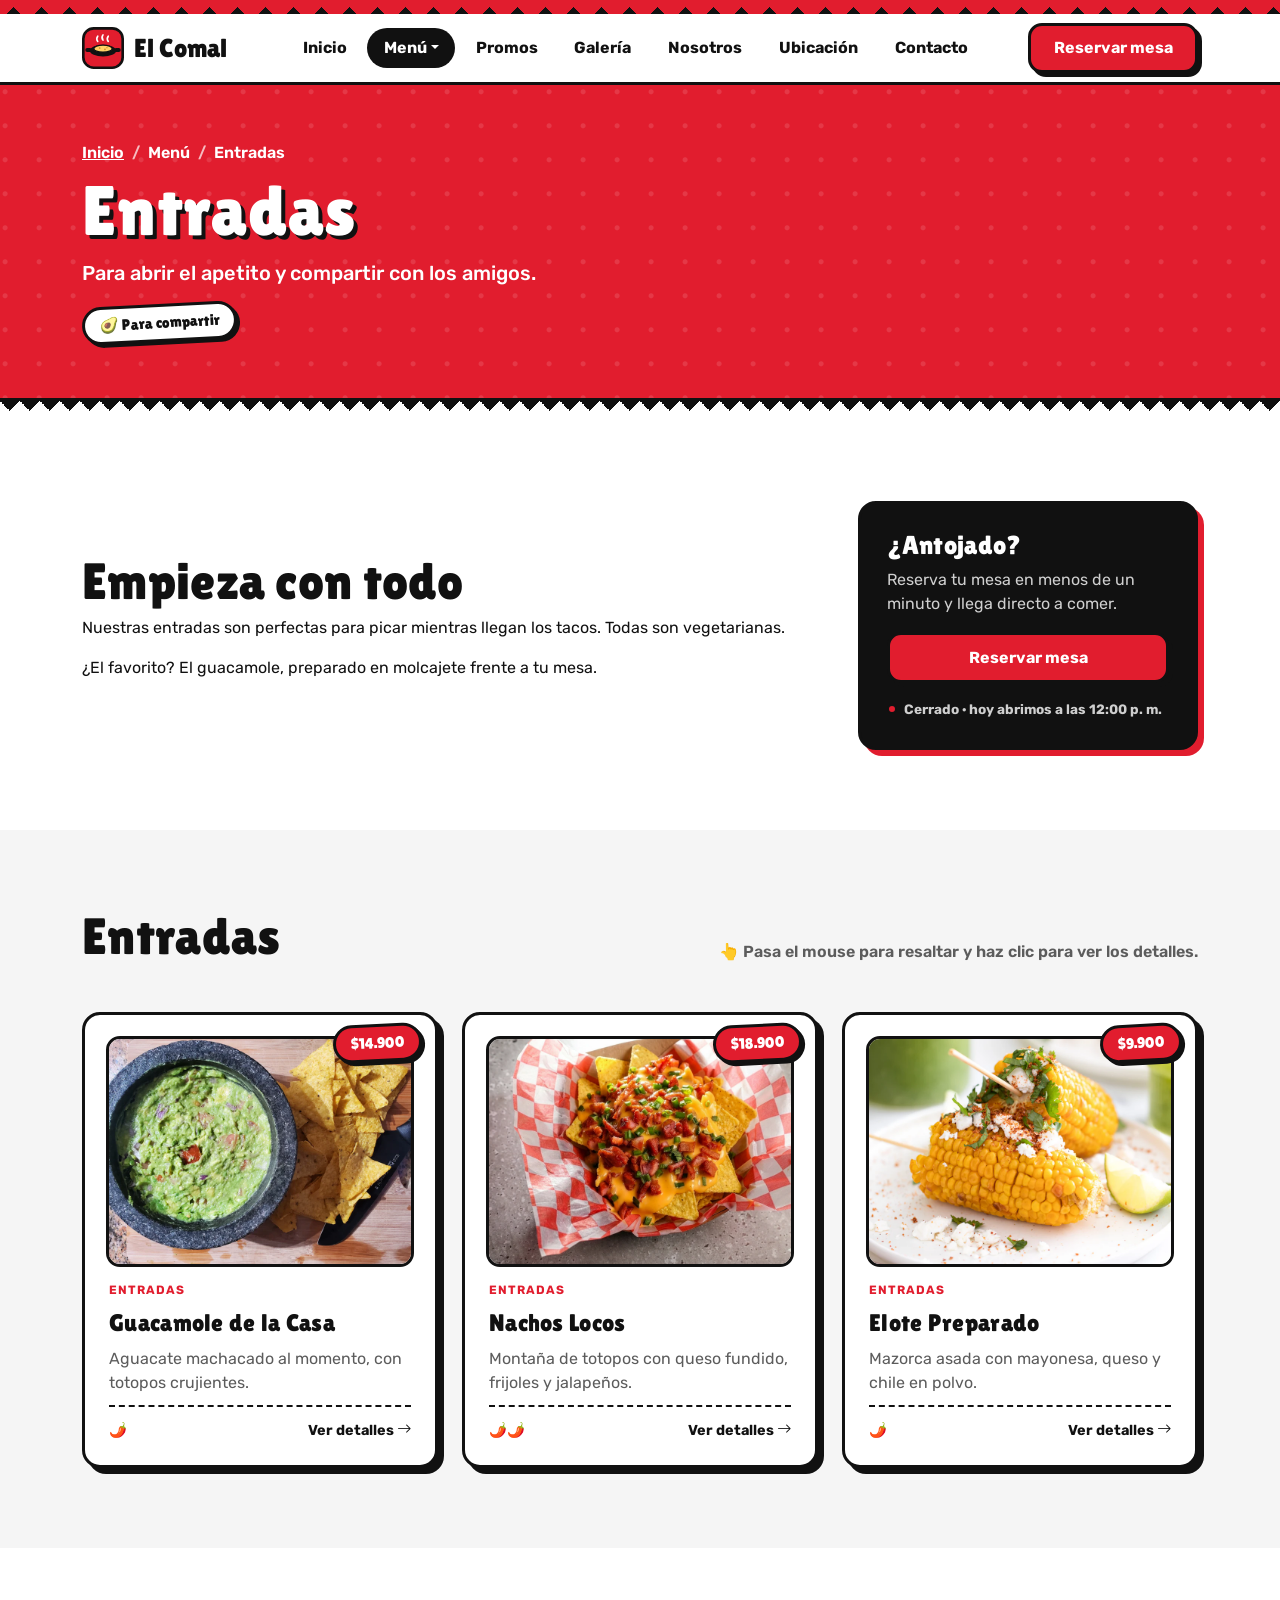
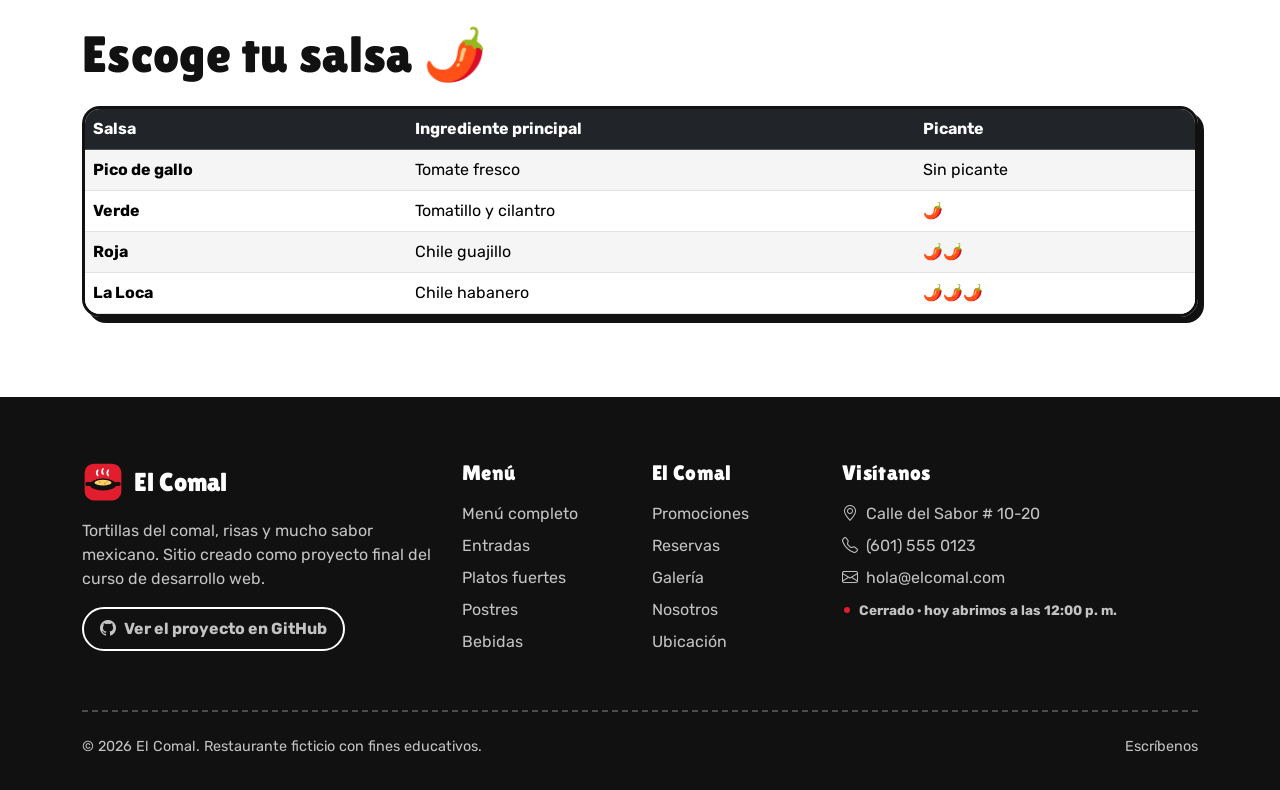
<file: paginas/entradas.html>
<!DOCTYPE html>
<!--
    ================================================================
    EL COMAL - Página subordinada: Entradas
    Para abrir el apetito y compartir con los amigos.

    Estructura semántica de HTML5 usada en esta página:
      <header> + <nav>  → menú principal
      <main>            → contenido principal
      <section>         → cada bloque temático
      <article>         → contenido independiente (platos, promos)
      <aside>           → información complementaria
      <footer>          → pie de página
    Repositorio: https://github.com/TU_USUARIO/TU_REPOSITORIO
    ================================================================
-->
<html lang="es">
<head>
    <!-- Metadatos -->
    <meta charset="UTF-8">
    <meta name="viewport" content="width=device-width, initial-scale=1.0">
    <meta name="description" content="Entradas de El Comal: Para abrir el apetito y compartir con los amigos.">
    <title>Entradas | El Comal</title>
    <link rel="icon" href="../img/logo.svg" type="image/svg+xml">

    <!-- Bootstrap 5 y sus íconos (desde CDN: no ocupan espacio en el proyecto) -->
    <link rel="stylesheet" href="https://cdn.jsdelivr.net/npm/bootstrap@5.3.3/dist/css/bootstrap.min.css">
    <link rel="stylesheet" href="https://cdn.jsdelivr.net/npm/bootstrap-icons@1.11.3/font/bootstrap-icons.min.css">

    <!-- Fuentes de Google: Lilita One (títulos) y Rubik (texto) -->
    <link rel="preconnect" href="https://fonts.googleapis.com">
    <link rel="preconnect" href="https://fonts.gstatic.com" crossorigin>
    <link rel="stylesheet" href="https://fonts.googleapis.com/css2?family=Lilita+One&family=Rubik:wght@400;500;600;700&display=swap">

    <!-- Estilos propios (después de Bootstrap para poder personalizarlo) -->
    <link rel="stylesheet" href="../css/estilos.css">
</head>
<body>
    <!-- Enlace para saltar el menú con el teclado (accesibilidad) -->
    <a class="saltar-contenido" href="#contenido">Saltar al contenido</a>

    <!-- HEADER + NAV: menú principal (navbar de Bootstrap, se colapsa en celulares) -->
    <header>
        <div class="papel-picado" aria-hidden="true"></div>
        <nav class="navbar navbar-expand-xl navbar-taco sticky-top" aria-label="Menú principal">
            <div class="container">
                <a class="navbar-brand" href="../index.html">
                    <img src="../img/logo.svg" alt="" width="42" height="42">
                    El Comal
                </a>
                <button class="navbar-toggler" type="button" data-bs-toggle="collapse" data-bs-target="#menuPrincipal" aria-controls="menuPrincipal" aria-expanded="false" aria-label="Abrir menú">
                    <span class="navbar-toggler-icon"></span>
                </button>
                <div class="collapse navbar-collapse" id="menuPrincipal">
                    <ul class="navbar-nav mx-auto gap-xl-1">
                        <li class="nav-item"><a class="nav-link" href="../index.html">Inicio</a></li>
                        <li class="nav-item dropdown">
                            <a class="nav-link dropdown-toggle active" href="#" role="button" data-bs-toggle="dropdown" aria-expanded="false">Menú</a>
                            <ul class="dropdown-menu">
                            <li><a class="dropdown-item" href="menu.html"><span aria-hidden="true">🍽️</span> Menú completo</a></li>
                            <li><a class="dropdown-item active" href="entradas.html" aria-current="page"><span aria-hidden="true">🥑</span> Entradas</a></li>
                            <li><a class="dropdown-item" href="platos-fuertes.html"><span aria-hidden="true">🌮</span> Platos fuertes</a></li>
                            <li><a class="dropdown-item" href="postres.html"><span aria-hidden="true">🍫</span> Postres</a></li>
                            <li><a class="dropdown-item" href="bebidas.html"><span aria-hidden="true">🌺</span> Bebidas</a></li>
                            </ul>
                        </li>
                        <li class="nav-item"><a class="nav-link" href="promociones.html">Promos</a></li>
                        <li class="nav-item"><a class="nav-link" href="galeria.html">Galería</a></li>
                        <li class="nav-item"><a class="nav-link" href="nosotros.html">Nosotros</a></li>
                        <li class="nav-item"><a class="nav-link" href="ubicacion.html">Ubicación</a></li>
                        <li class="nav-item"><a class="nav-link" href="contacto.html">Contacto</a></li>
                    </ul>
                    <a class="btn btn-primary" href="reservas.html">Reservar mesa</a>
                </div>
            </div>
        </nav>
    </header>

    <!-- MAIN: contenido principal de la página -->
    <main id="contenido">
        <!-- Cabecera de la página con migas de pan (breadcrumb) -->
        <section class="pagina-cabecera">
            <div class="container">
                <nav aria-label="Ruta de navegación">
                    <ol class="breadcrumb">
                        <li class="breadcrumb-item"><a href="../index.html">Inicio</a></li>
                        <li class="breadcrumb-item">Menú</li>
                        <li class="breadcrumb-item active" aria-current="page">Entradas</li>
                    </ol>
                </nav>
                <h1>Entradas</h1>
                <p class="lead">Para abrir el apetito y compartir con los amigos.</p>
                <span class="sticker mt-3 bambolea">🥑 Para compartir</span>
            </div>
        </section>
        <div class="zigzag" aria-hidden="true"></div>

        <section class="seccion" aria-labelledby="tituloIntro">
            <div class="container">
                <div class="row g-4 g-lg-5 align-items-center">
                    <div class="col-lg-8">
                        <h2 class="titulo-seccion" id="tituloIntro">Empieza con todo</h2>
                        <p>Nuestras entradas son perfectas para picar mientras llegan los tacos. Todas son vegetarianas.</p>
                        <p>¿El favorito? El guacamole, preparado en molcajete frente a tu mesa.</p>
                    </div>
                    <div class="col-lg-4">
                        <!-- ASIDE: información complementaria -->
                        <aside class="panel-aside h-100">
                            <h2>¿Antojado?</h2>
                            <p>Reserva tu mesa en menos de un minuto y llega directo a comer.</p>
                            <a class="btn btn-primary w-100" href="reservas.html">Reservar mesa</a>
                            <p class="estado-local mt-3 mb-0">Consultando horario…</p>
                        </aside>
                    </div>
                </div>
            </div>
        </section>

        <!-- Platos de esta categoría (las tarjetas las crea js/main.js) -->
        <section class="seccion bg-gris" aria-labelledby="tituloPlatos">
            <div class="container">
                <div class="d-flex flex-column flex-md-row justify-content-between align-items-md-end gap-2 mb-5">
                    <h2 class="titulo-seccion mb-0" id="tituloPlatos">Entradas</h2>
                    <p class="ayuda-interaccion mb-0">👆 Pasa el mouse para resaltar y haz clic para ver los detalles.</p>
                </div>
                <div class="row g-4" data-platos="entradas"></div>
                
            </div>
        </section>

        <!-- Salsas de la casa (tabla) -->
        <section class="seccion" aria-labelledby="tituloSalsas">
            <div class="container">
                <h2 class="titulo-seccion mb-4" id="tituloSalsas">Escoge tu salsa 🌶️</h2>
                <div class="tabla-horario">
                    <div class="table-responsive">
                        <table class="table table-striped align-middle">
                            <thead class="table-dark">
                                <tr><th scope="col">Salsa</th><th scope="col">Ingrediente principal</th><th scope="col">Picante</th></tr>
                            </thead>
                            <tbody>
                                <tr><th scope="row">Pico de gallo</th><td>Tomate fresco</td><td>Sin picante</td></tr>
                                <tr><th scope="row">Verde</th><td>Tomatillo y cilantro</td><td>🌶️</td></tr>
                                <tr><th scope="row">Roja</th><td>Chile guajillo</td><td>🌶️🌶️</td></tr>
                                <tr><th scope="row">La Loca</th><td>Chile habanero</td><td>🌶️🌶️🌶️</td></tr>
                            </tbody>
                        </table>
                    </div>
                </div>
            </div>
        </section>
    </main>

    <!-- FOOTER: pie de página con enlaces y el repositorio de GitHub -->
    <footer class="pie">
        <div class="container">
            <div class="row g-4">
                <div class="col-lg-4">
                    <a class="navbar-brand mb-3" href="../index.html">
                        <img src="../img/logo.svg" alt="" width="42" height="42">
                        El Comal
                    </a>
                    <p>Tortillas del comal, risas y mucho sabor mexicano. Sitio creado como proyecto final del curso de desarrollo web.</p>
                    <a class="enlace-github" href="https://github.com/TU_USUARIO/TU_REPOSITORIO" target="_blank" rel="noopener noreferrer">
                        <i class="bi bi-github" aria-hidden="true"></i> Ver el proyecto en GitHub
                    </a>
                </div>
                <nav class="col-6 col-md-4 col-lg-2" aria-label="Menú del restaurante">
                    <h2>Menú</h2>
                    <ul>
                        <li><a href="menu.html">Menú completo</a></li>
                        <li><a href="entradas.html">Entradas</a></li>
                        <li><a href="platos-fuertes.html">Platos fuertes</a></li>
                        <li><a href="postres.html">Postres</a></li>
                        <li><a href="bebidas.html">Bebidas</a></li>
                    </ul>
                </nav>
                <nav class="col-6 col-md-4 col-lg-2" aria-label="El Comal">
                    <h2>El Comal</h2>
                    <ul>
                        <li><a href="promociones.html">Promociones</a></li>
                        <li><a href="reservas.html">Reservas</a></li>
                        <li><a href="galeria.html">Galería</a></li>
                        <li><a href="nosotros.html">Nosotros</a></li>
                        <li><a href="ubicacion.html">Ubicación</a></li>
                    </ul>
                </nav>
                <div class="col-md-4 col-lg-4">
                    <h2>Visítanos</h2>
                    <address class="mb-0">
                        <p class="mb-2"><i class="bi bi-geo-alt me-2" aria-hidden="true"></i>Calle del Sabor # 10-20</p>
                        <p class="mb-2"><i class="bi bi-telephone me-2" aria-hidden="true"></i>(601) 555 0123</p>
                        <p class="mb-2"><i class="bi bi-envelope me-2" aria-hidden="true"></i>hola@elcomal.com</p>
                    </address>
                    <p class="estado-local mb-0">Consultando horario…</p>
                </div>
            </div>
            <div class="pie-inferior d-flex flex-column flex-md-row justify-content-between gap-2">
                <span>© <span id="anio">2026</span> El Comal. Restaurante ficticio con fines educativos.</span>
                <a href="contacto.html">Escríbenos</a>
            </div>
        </div>
    </footer>

    <!-- Botón para volver arriba (lo muestra JavaScript al bajar) -->
    <button class="btn-arriba" id="btnArriba" type="button" aria-label="Volver arriba">
        <i class="bi bi-arrow-up" aria-hidden="true"></i>
    </button>

    <!-- Scripts al final del body: primero Bootstrap, luego los propios -->
    <script src="https://cdn.jsdelivr.net/npm/bootstrap@5.3.3/dist/js/bootstrap.bundle.min.js"></script>
    <script src="../js/main.js"></script>
</body>
</html>
</file>
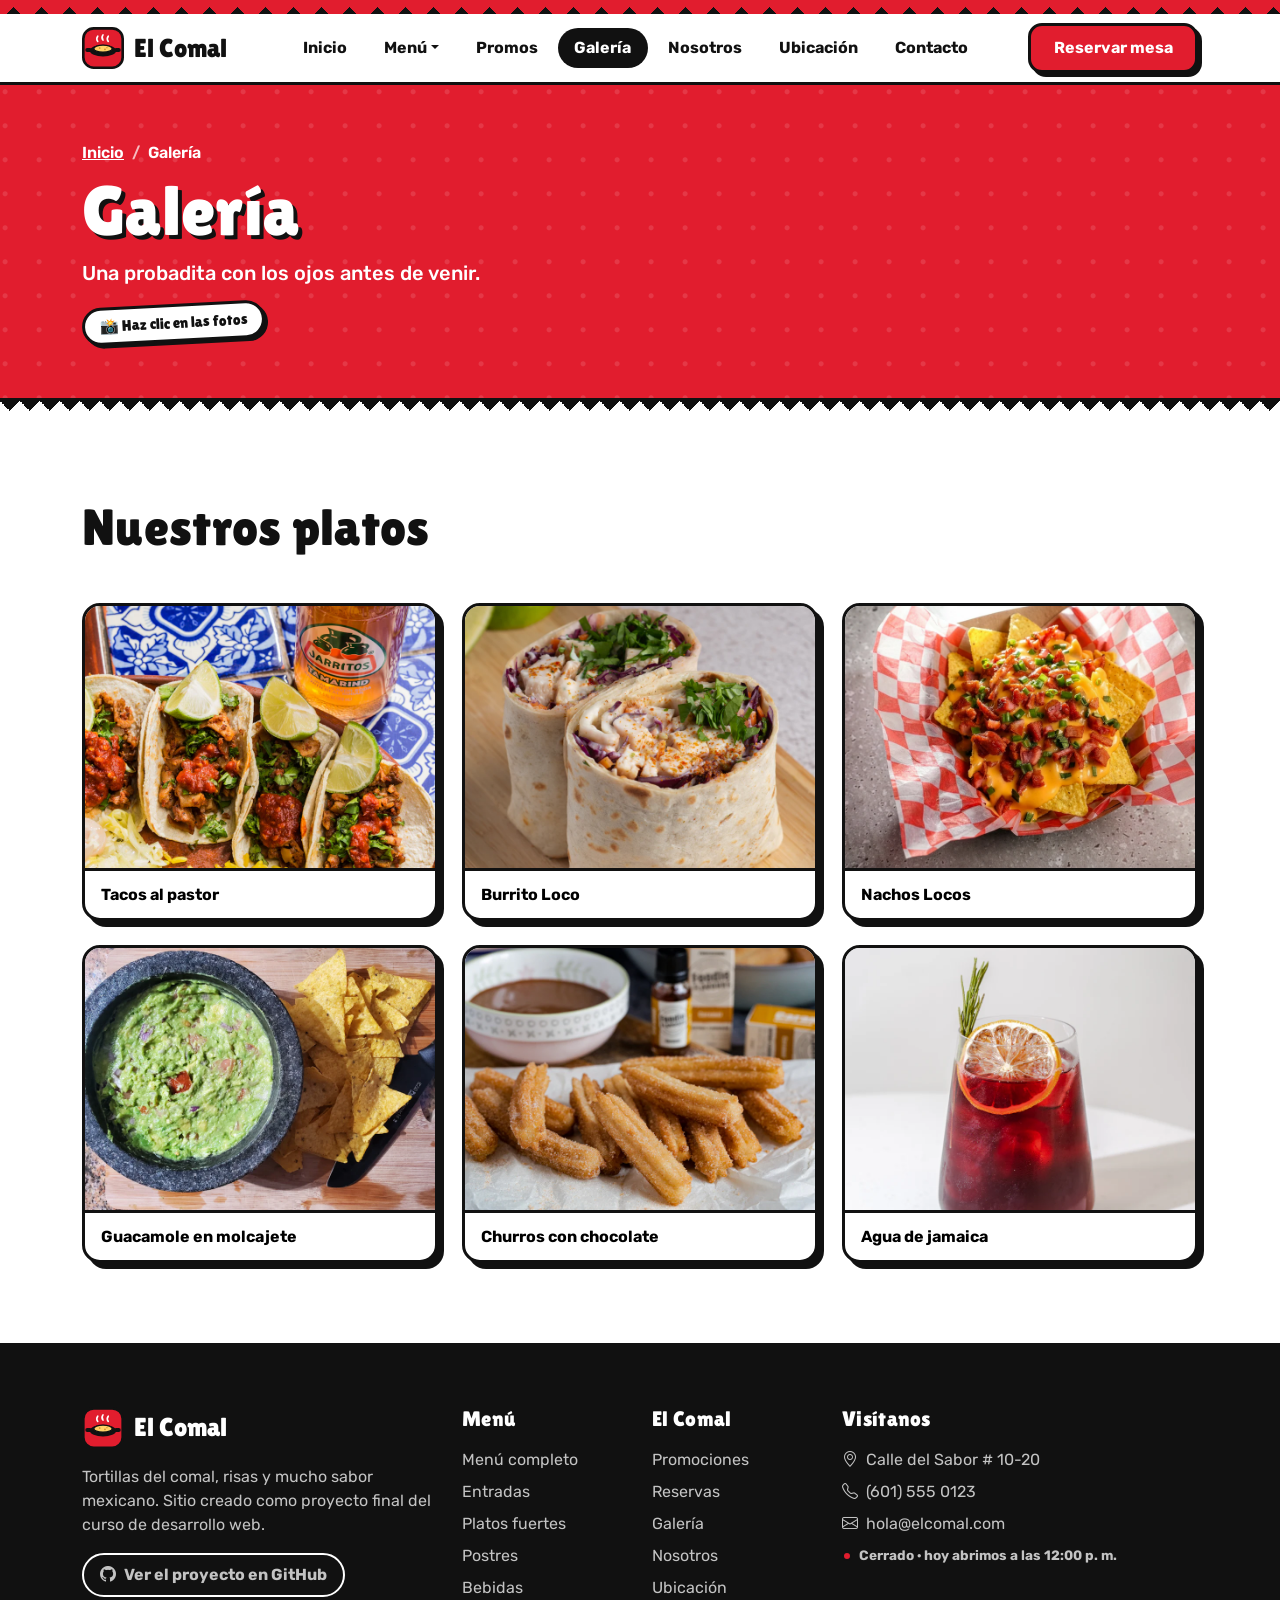
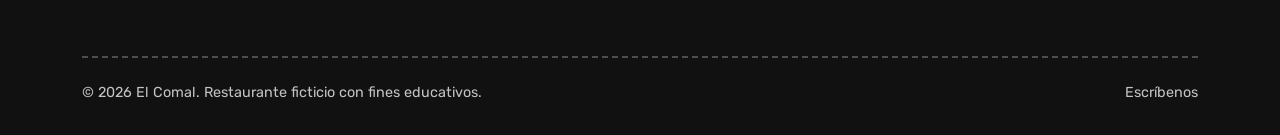
<file: paginas/galeria.html>
<!DOCTYPE html>
<!--
    ================================================================
    EL COMAL - Página subordinada: Galería
    Galería de imágenes con visor hecho en JavaScript.

    Estructura semántica de HTML5 usada en esta página:
      <header> + <nav>  → menú principal
      <main>            → contenido principal
      <section>         → cada bloque temático
      <article>         → contenido independiente (platos, promos)
      <aside>           → información complementaria
      <footer>          → pie de página
    Repositorio: https://github.com/TU_USUARIO/TU_REPOSITORIO
    ================================================================
-->
<html lang="es">
<head>
    <!-- Metadatos -->
    <meta charset="UTF-8">
    <meta name="viewport" content="width=device-width, initial-scale=1.0">
    <meta name="description" content="Fotos de los platos de El Comal.">
    <title>Galería | El Comal</title>
    <link rel="icon" href="../img/logo.svg" type="image/svg+xml">

    <!-- Bootstrap 5 y sus íconos (desde CDN: no ocupan espacio en el proyecto) -->
    <link rel="stylesheet" href="https://cdn.jsdelivr.net/npm/bootstrap@5.3.3/dist/css/bootstrap.min.css">
    <link rel="stylesheet" href="https://cdn.jsdelivr.net/npm/bootstrap-icons@1.11.3/font/bootstrap-icons.min.css">

    <!-- Fuentes de Google: Lilita One (títulos) y Rubik (texto) -->
    <link rel="preconnect" href="https://fonts.googleapis.com">
    <link rel="preconnect" href="https://fonts.gstatic.com" crossorigin>
    <link rel="stylesheet" href="https://fonts.googleapis.com/css2?family=Lilita+One&family=Rubik:wght@400;500;600;700&display=swap">

    <!-- Estilos propios (después de Bootstrap para poder personalizarlo) -->
    <link rel="stylesheet" href="../css/estilos.css">
</head>
<body>
    <!-- Enlace para saltar el menú con el teclado (accesibilidad) -->
    <a class="saltar-contenido" href="#contenido">Saltar al contenido</a>

    <!-- HEADER + NAV: menú principal (navbar de Bootstrap, se colapsa en celulares) -->
    <header>
        <div class="papel-picado" aria-hidden="true"></div>
        <nav class="navbar navbar-expand-xl navbar-taco sticky-top" aria-label="Menú principal">
            <div class="container">
                <a class="navbar-brand" href="../index.html">
                    <img src="../img/logo.svg" alt="" width="42" height="42">
                    El Comal
                </a>
                <button class="navbar-toggler" type="button" data-bs-toggle="collapse" data-bs-target="#menuPrincipal" aria-controls="menuPrincipal" aria-expanded="false" aria-label="Abrir menú">
                    <span class="navbar-toggler-icon"></span>
                </button>
                <div class="collapse navbar-collapse" id="menuPrincipal">
                    <ul class="navbar-nav mx-auto gap-xl-1">
                        <li class="nav-item"><a class="nav-link" href="../index.html">Inicio</a></li>
                        <li class="nav-item dropdown">
                            <a class="nav-link dropdown-toggle" href="#" role="button" data-bs-toggle="dropdown" aria-expanded="false">Menú</a>
                            <ul class="dropdown-menu">
                            <li><a class="dropdown-item" href="menu.html"><span aria-hidden="true">🍽️</span> Menú completo</a></li>
                            <li><a class="dropdown-item" href="entradas.html"><span aria-hidden="true">🥑</span> Entradas</a></li>
                            <li><a class="dropdown-item" href="platos-fuertes.html"><span aria-hidden="true">🌮</span> Platos fuertes</a></li>
                            <li><a class="dropdown-item" href="postres.html"><span aria-hidden="true">🍫</span> Postres</a></li>
                            <li><a class="dropdown-item" href="bebidas.html"><span aria-hidden="true">🌺</span> Bebidas</a></li>
                            </ul>
                        </li>
                        <li class="nav-item"><a class="nav-link" href="promociones.html">Promos</a></li>
                        <li class="nav-item"><a class="nav-link active" href="galeria.html" aria-current="page">Galería</a></li>
                        <li class="nav-item"><a class="nav-link" href="nosotros.html">Nosotros</a></li>
                        <li class="nav-item"><a class="nav-link" href="ubicacion.html">Ubicación</a></li>
                        <li class="nav-item"><a class="nav-link" href="contacto.html">Contacto</a></li>
                    </ul>
                    <a class="btn btn-primary" href="reservas.html">Reservar mesa</a>
                </div>
            </div>
        </nav>
    </header>

    <!-- MAIN: contenido principal de la página -->
    <main id="contenido">
        <!-- Cabecera de la página con migas de pan (breadcrumb) -->
        <section class="pagina-cabecera">
            <div class="container">
                <nav aria-label="Ruta de navegación">
                    <ol class="breadcrumb">
                        <li class="breadcrumb-item"><a href="../index.html">Inicio</a></li>
                        <li class="breadcrumb-item active" aria-current="page">Galería</li>
                    </ol>
                </nav>
                <h1>Galería</h1>
                <p class="lead">Una probadita con los ojos antes de venir.</p>
                <span class="sticker mt-3 bambolea">📸 Haz clic en las fotos</span>
            </div>
        </section>
        <div class="zigzag" aria-hidden="true"></div>

        <section class="seccion" aria-labelledby="tituloGaleria">
            <div class="container">
                <h2 class="titulo-seccion mb-5" id="tituloGaleria">Nuestros platos</h2>
                <div class="row g-4">
                    <div class="col-sm-6 col-lg-4">
                        <button class="galeria-item" type="button" aria-label="Ampliar foto: Tacos al pastor">
                            <figure class="m-0">
                                <img src="../img/fotos/tacos-pastor.webp" alt="Tacos al pastor con limón sobre azulejos de colores" width="800" height="600" loading="lazy">
                                <figcaption>Tacos al pastor</figcaption>
                            </figure>
                        </button>
                    </div>
                    <div class="col-sm-6 col-lg-4">
                        <button class="galeria-item" type="button" aria-label="Ampliar foto: Burrito Loco">
                            <figure class="m-0">
                                <img src="../img/fotos/burrito.webp" alt="Burrito partido por la mitad sobre una tabla de madera" width="800" height="600" loading="lazy">
                                <figcaption>Burrito Loco</figcaption>
                            </figure>
                        </button>
                    </div>
                    <div class="col-sm-6 col-lg-4">
                        <button class="galeria-item" type="button" aria-label="Ampliar foto: Nachos Locos">
                            <figure class="m-0">
                                <img src="../img/fotos/nachos.webp" alt="Nachos con queso y salsa sobre papel a cuadros rojos" width="800" height="600" loading="lazy">
                                <figcaption>Nachos Locos</figcaption>
                            </figure>
                        </button>
                    </div>
                    <div class="col-sm-6 col-lg-4">
                        <button class="galeria-item" type="button" aria-label="Ampliar foto: Guacamole en molcajete">
                            <figure class="m-0">
                                <img src="../img/fotos/guacamole.webp" alt="Guacamole servido en molcajete con totopos" width="800" height="600" loading="lazy">
                                <figcaption>Guacamole en molcajete</figcaption>
                            </figure>
                        </button>
                    </div>
                    <div class="col-sm-6 col-lg-4">
                        <button class="galeria-item" type="button" aria-label="Ampliar foto: Churros con chocolate">
                            <figure class="m-0">
                                <img src="../img/fotos/churros.webp" alt="Churros con azúcar junto a una taza de chocolate" width="800" height="600" loading="lazy">
                                <figcaption>Churros con chocolate</figcaption>
                            </figure>
                        </button>
                    </div>
                    <div class="col-sm-6 col-lg-4">
                        <button class="galeria-item" type="button" aria-label="Ampliar foto: Agua de jamaica">
                            <figure class="m-0">
                                <img src="../img/fotos/jamaica.webp" alt="Vaso de agua de jamaica con hielo" width="800" height="600" loading="lazy">
                                <figcaption>Agua de jamaica</figcaption>
                            </figure>
                        </button>
                    </div>
                </div>
            </div>
        </section>

        <!-- Visor de imágenes (modal de Bootstrap controlado por js/galeria.js) -->
        <div class="modal fade" id="modalGaleria" tabindex="-1" aria-labelledby="visorTitulo" aria-hidden="true">
            <div class="modal-dialog modal-dialog-centered modal-lg">
                <div class="modal-content">
                    <div class="modal-header border-0">
                        <h2 class="modal-title h4" id="visorTitulo"></h2>
                        <button type="button" class="btn-close" data-bs-dismiss="modal" aria-label="Cerrar"></button>
                    </div>
                    <img class="visor-imagen" id="visorImagen" src="../img/fotos/tacos-pastor.webp" alt="" width="800" height="600">
                    <div class="modal-footer border-0 justify-content-between">
                        <button class="visor-control" type="button" id="visorAnterior" aria-label="Foto anterior"><i class="bi bi-chevron-left" aria-hidden="true"></i></button>
                        <span class="fw-bold" id="visorContador"></span>
                        <button class="visor-control" type="button" id="visorSiguiente" aria-label="Foto siguiente"><i class="bi bi-chevron-right" aria-hidden="true"></i></button>
                    </div>
                </div>
            </div>
        </div>
    </main>

    <!-- FOOTER: pie de página con enlaces y el repositorio de GitHub -->
    <footer class="pie">
        <div class="container">
            <div class="row g-4">
                <div class="col-lg-4">
                    <a class="navbar-brand mb-3" href="../index.html">
                        <img src="../img/logo.svg" alt="" width="42" height="42">
                        El Comal
                    </a>
                    <p>Tortillas del comal, risas y mucho sabor mexicano. Sitio creado como proyecto final del curso de desarrollo web.</p>
                    <a class="enlace-github" href="https://github.com/TU_USUARIO/TU_REPOSITORIO" target="_blank" rel="noopener noreferrer">
                        <i class="bi bi-github" aria-hidden="true"></i> Ver el proyecto en GitHub
                    </a>
                </div>
                <nav class="col-6 col-md-4 col-lg-2" aria-label="Menú del restaurante">
                    <h2>Menú</h2>
                    <ul>
                        <li><a href="menu.html">Menú completo</a></li>
                        <li><a href="entradas.html">Entradas</a></li>
                        <li><a href="platos-fuertes.html">Platos fuertes</a></li>
                        <li><a href="postres.html">Postres</a></li>
                        <li><a href="bebidas.html">Bebidas</a></li>
                    </ul>
                </nav>
                <nav class="col-6 col-md-4 col-lg-2" aria-label="El Comal">
                    <h2>El Comal</h2>
                    <ul>
                        <li><a href="promociones.html">Promociones</a></li>
                        <li><a href="reservas.html">Reservas</a></li>
                        <li><a href="galeria.html">Galería</a></li>
                        <li><a href="nosotros.html">Nosotros</a></li>
                        <li><a href="ubicacion.html">Ubicación</a></li>
                    </ul>
                </nav>
                <div class="col-md-4 col-lg-4">
                    <h2>Visítanos</h2>
                    <address class="mb-0">
                        <p class="mb-2"><i class="bi bi-geo-alt me-2" aria-hidden="true"></i>Calle del Sabor # 10-20</p>
                        <p class="mb-2"><i class="bi bi-telephone me-2" aria-hidden="true"></i>(601) 555 0123</p>
                        <p class="mb-2"><i class="bi bi-envelope me-2" aria-hidden="true"></i>hola@elcomal.com</p>
                    </address>
                    <p class="estado-local mb-0">Consultando horario…</p>
                </div>
            </div>
            <div class="pie-inferior d-flex flex-column flex-md-row justify-content-between gap-2">
                <span>© <span id="anio">2026</span> El Comal. Restaurante ficticio con fines educativos.</span>
                <a href="contacto.html">Escríbenos</a>
            </div>
        </div>
    </footer>

    <!-- Botón para volver arriba (lo muestra JavaScript al bajar) -->
    <button class="btn-arriba" id="btnArriba" type="button" aria-label="Volver arriba">
        <i class="bi bi-arrow-up" aria-hidden="true"></i>
    </button>

    <!-- Scripts al final del body: primero Bootstrap, luego los propios -->
    <script src="https://cdn.jsdelivr.net/npm/bootstrap@5.3.3/dist/js/bootstrap.bundle.min.js"></script>
    <script src="../js/main.js"></script>
    <script src="../js/galeria.js"></script>
</body>
</html>
</file>
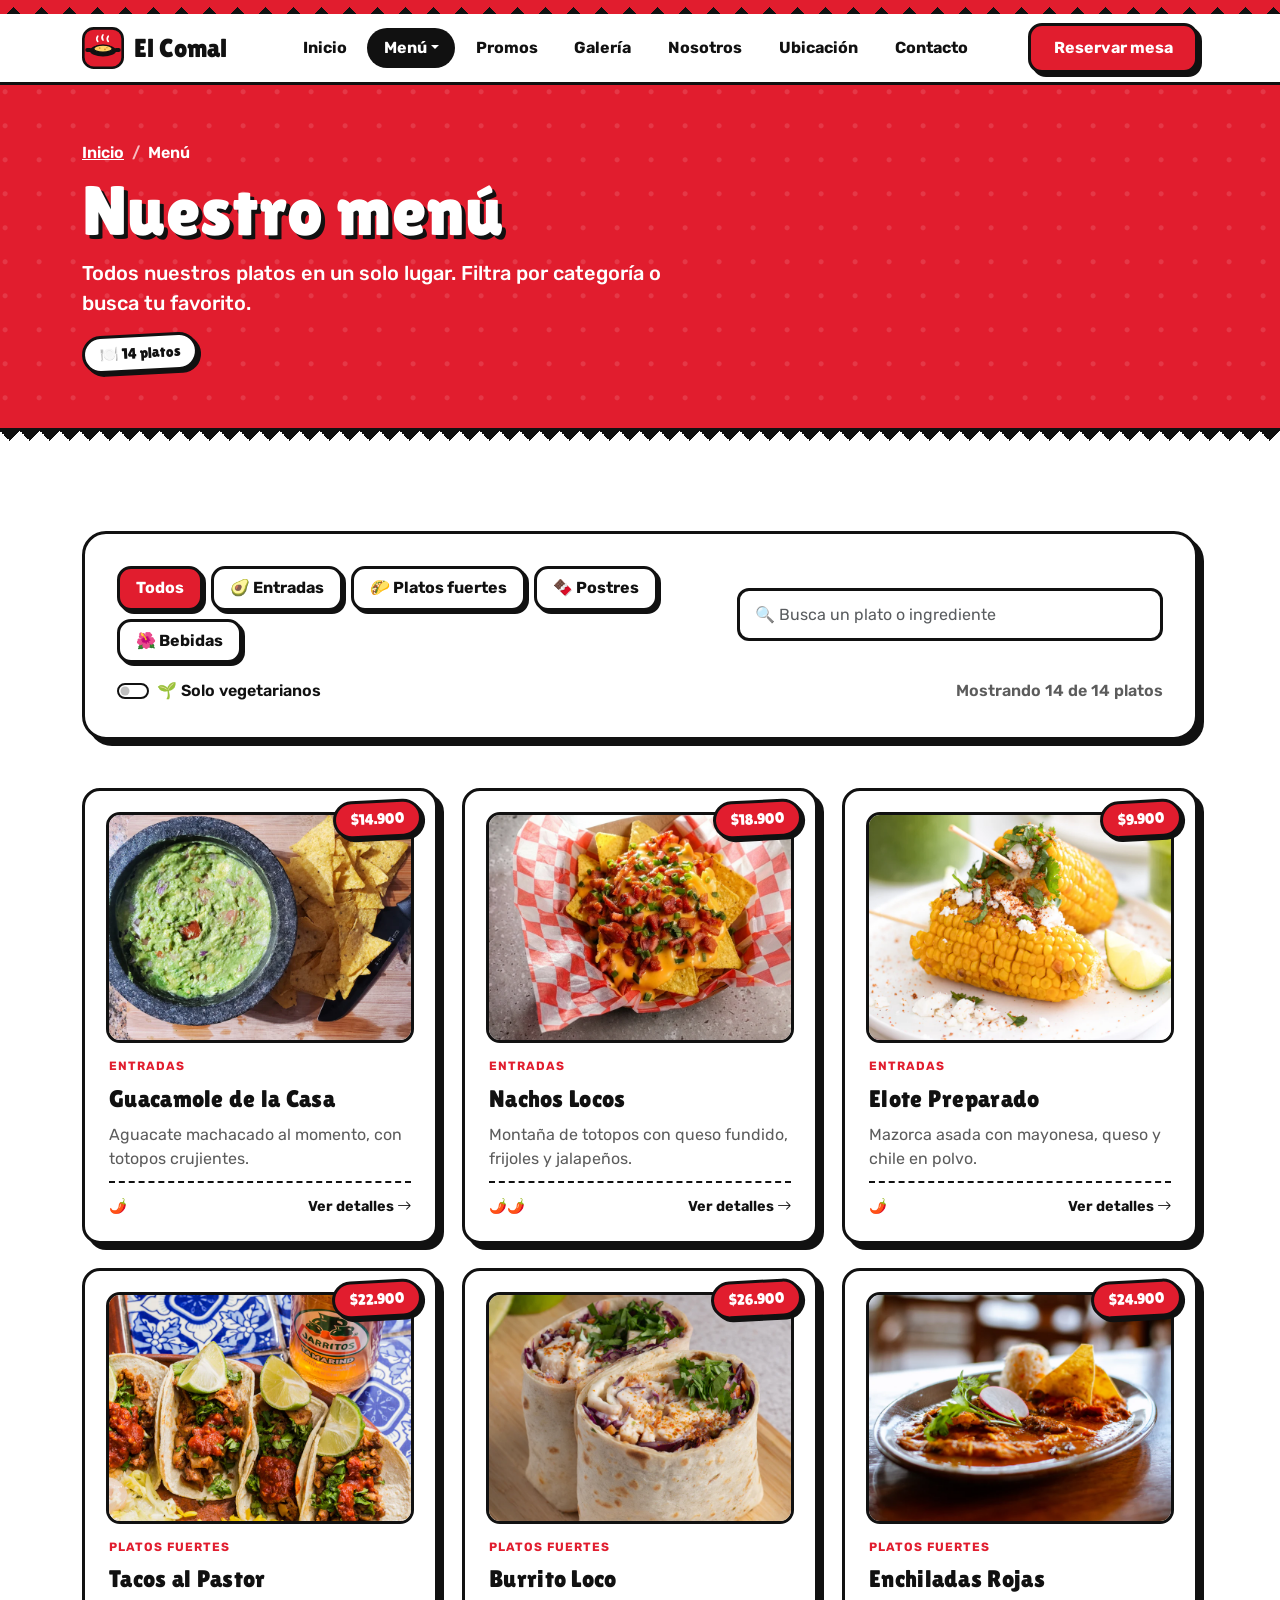
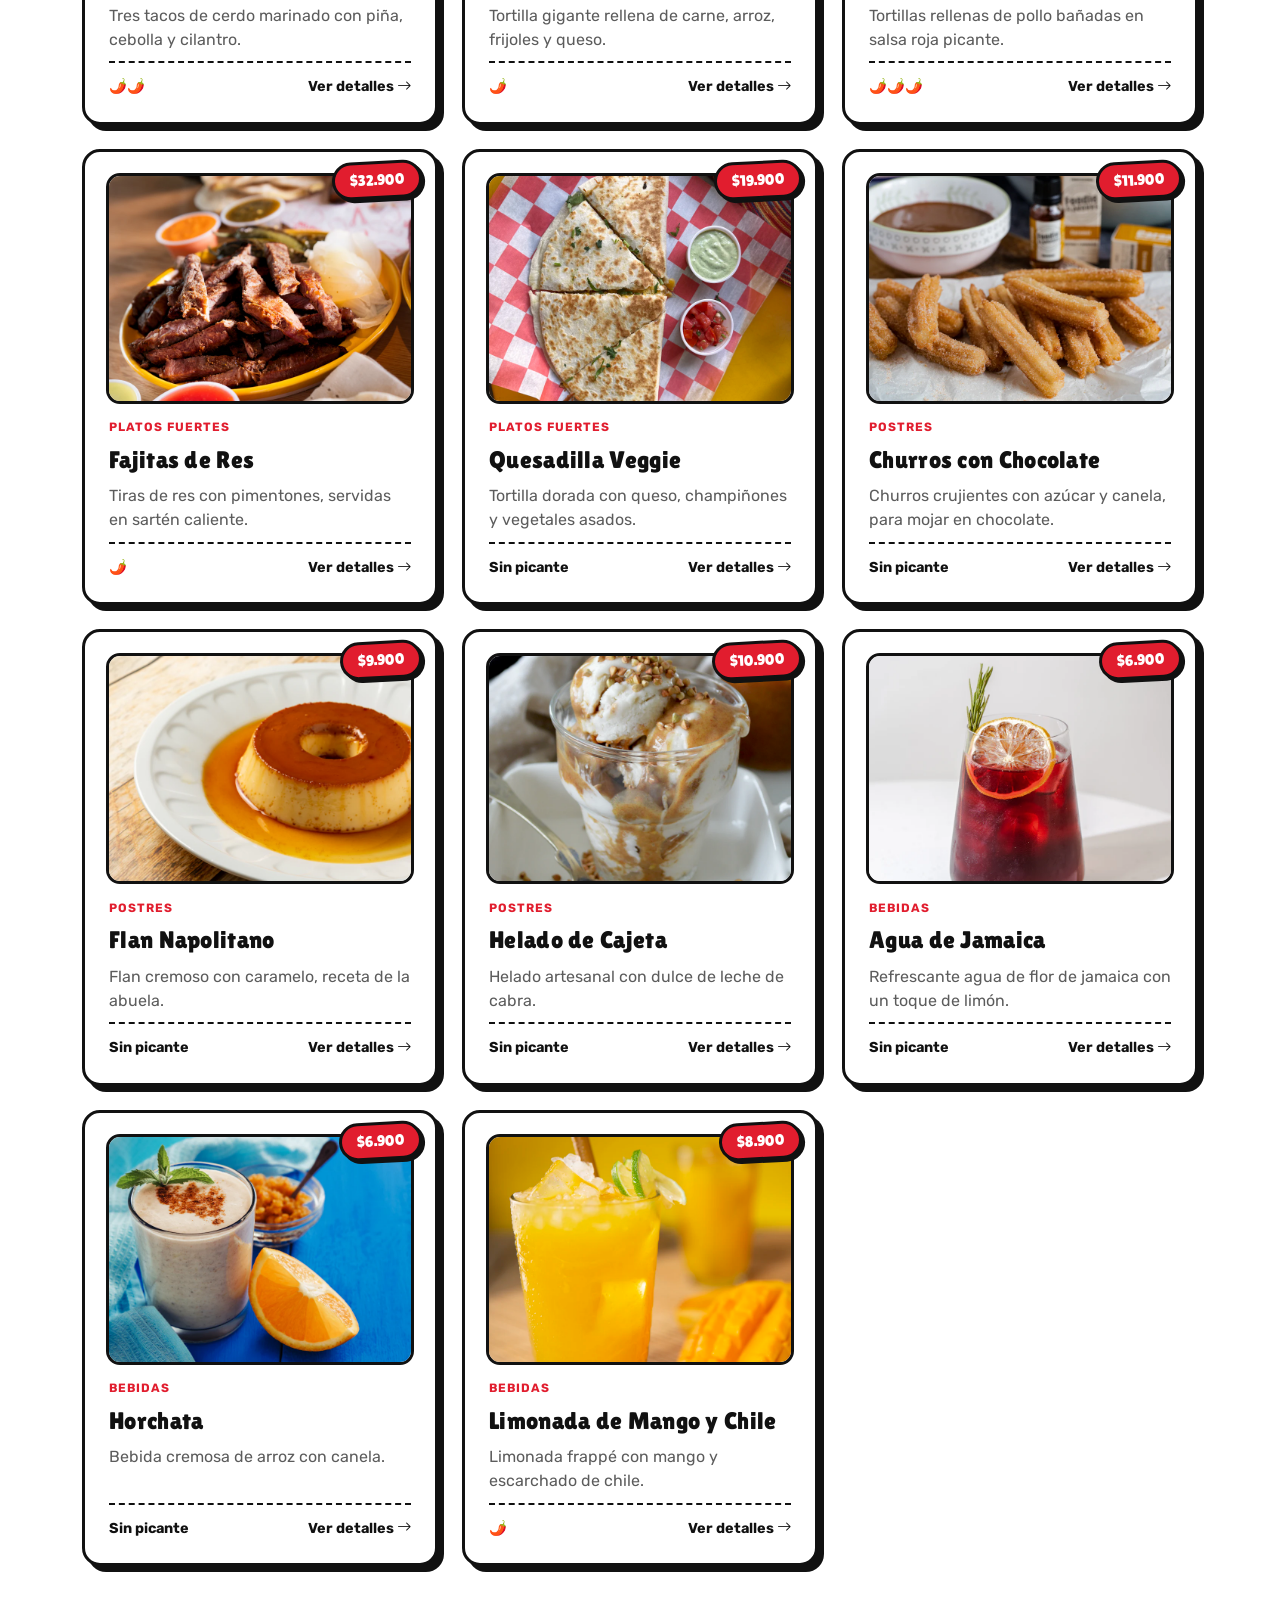
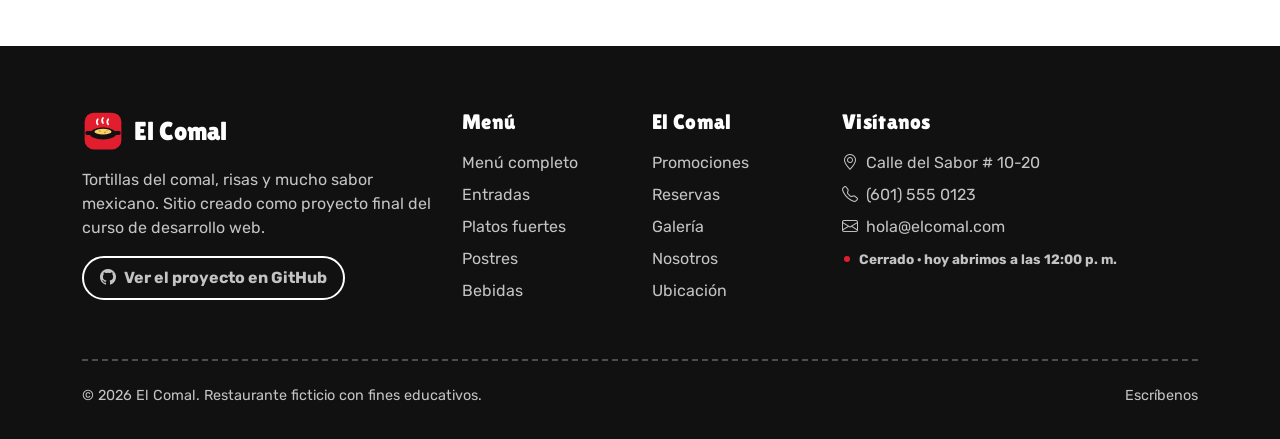
<file: paginas/menu.html>
<!DOCTYPE html>
<!--
    ================================================================
    EL COMAL - Página subordinada: Menú completo
    Todos los platos con filtros por categoría, vegetariano y buscador.

    Estructura semántica de HTML5 usada en esta página:
      <header> + <nav>  → menú principal
      <main>            → contenido principal
      <section>         → cada bloque temático
      <article>         → contenido independiente (platos, promos)
      <aside>           → información complementaria
      <footer>          → pie de página
    Repositorio: https://github.com/TU_USUARIO/TU_REPOSITORIO
    ================================================================
-->
<html lang="es">
<head>
    <!-- Metadatos -->
    <meta charset="UTF-8">
    <meta name="viewport" content="width=device-width, initial-scale=1.0">
    <meta name="description" content="Menú completo de El Comal con filtros por categoría.">
    <title>Menú | El Comal</title>
    <link rel="icon" href="../img/logo.svg" type="image/svg+xml">

    <!-- Bootstrap 5 y sus íconos (desde CDN: no ocupan espacio en el proyecto) -->
    <link rel="stylesheet" href="https://cdn.jsdelivr.net/npm/bootstrap@5.3.3/dist/css/bootstrap.min.css">
    <link rel="stylesheet" href="https://cdn.jsdelivr.net/npm/bootstrap-icons@1.11.3/font/bootstrap-icons.min.css">

    <!-- Fuentes de Google: Lilita One (títulos) y Rubik (texto) -->
    <link rel="preconnect" href="https://fonts.googleapis.com">
    <link rel="preconnect" href="https://fonts.gstatic.com" crossorigin>
    <link rel="stylesheet" href="https://fonts.googleapis.com/css2?family=Lilita+One&family=Rubik:wght@400;500;600;700&display=swap">

    <!-- Estilos propios (después de Bootstrap para poder personalizarlo) -->
    <link rel="stylesheet" href="../css/estilos.css">
</head>
<body>
    <!-- Enlace para saltar el menú con el teclado (accesibilidad) -->
    <a class="saltar-contenido" href="#contenido">Saltar al contenido</a>

    <!-- HEADER + NAV: menú principal (navbar de Bootstrap, se colapsa en celulares) -->
    <header>
        <div class="papel-picado" aria-hidden="true"></div>
        <nav class="navbar navbar-expand-xl navbar-taco sticky-top" aria-label="Menú principal">
            <div class="container">
                <a class="navbar-brand" href="../index.html">
                    <img src="../img/logo.svg" alt="" width="42" height="42">
                    El Comal
                </a>
                <button class="navbar-toggler" type="button" data-bs-toggle="collapse" data-bs-target="#menuPrincipal" aria-controls="menuPrincipal" aria-expanded="false" aria-label="Abrir menú">
                    <span class="navbar-toggler-icon"></span>
                </button>
                <div class="collapse navbar-collapse" id="menuPrincipal">
                    <ul class="navbar-nav mx-auto gap-xl-1">
                        <li class="nav-item"><a class="nav-link" href="../index.html">Inicio</a></li>
                        <li class="nav-item dropdown">
                            <a class="nav-link dropdown-toggle active" href="#" role="button" data-bs-toggle="dropdown" aria-expanded="false">Menú</a>
                            <ul class="dropdown-menu">
                            <li><a class="dropdown-item active" href="menu.html" aria-current="page"><span aria-hidden="true">🍽️</span> Menú completo</a></li>
                            <li><a class="dropdown-item" href="entradas.html"><span aria-hidden="true">🥑</span> Entradas</a></li>
                            <li><a class="dropdown-item" href="platos-fuertes.html"><span aria-hidden="true">🌮</span> Platos fuertes</a></li>
                            <li><a class="dropdown-item" href="postres.html"><span aria-hidden="true">🍫</span> Postres</a></li>
                            <li><a class="dropdown-item" href="bebidas.html"><span aria-hidden="true">🌺</span> Bebidas</a></li>
                            </ul>
                        </li>
                        <li class="nav-item"><a class="nav-link" href="promociones.html">Promos</a></li>
                        <li class="nav-item"><a class="nav-link" href="galeria.html">Galería</a></li>
                        <li class="nav-item"><a class="nav-link" href="nosotros.html">Nosotros</a></li>
                        <li class="nav-item"><a class="nav-link" href="ubicacion.html">Ubicación</a></li>
                        <li class="nav-item"><a class="nav-link" href="contacto.html">Contacto</a></li>
                    </ul>
                    <a class="btn btn-primary" href="reservas.html">Reservar mesa</a>
                </div>
            </div>
        </nav>
    </header>

    <!-- MAIN: contenido principal de la página -->
    <main id="contenido">
        <!-- Cabecera de la página con migas de pan (breadcrumb) -->
        <section class="pagina-cabecera">
            <div class="container">
                <nav aria-label="Ruta de navegación">
                    <ol class="breadcrumb">
                        <li class="breadcrumb-item"><a href="../index.html">Inicio</a></li>
                        <li class="breadcrumb-item active" aria-current="page">Menú</li>
                    </ol>
                </nav>
                <h1>Nuestro menú</h1>
                <p class="lead">Todos nuestros platos en un solo lugar. Filtra por categoría o busca tu favorito.</p>
                <span class="sticker mt-3 bambolea">🍽️ 14 platos</span>
            </div>
        </section>
        <div class="zigzag" aria-hidden="true"></div>

        <section class="seccion" aria-labelledby="tituloMenu">
            <div class="container">
                <h2 class="visually-hidden" id="tituloMenu">Platos del menú</h2>

                <!-- Filtros (los controla js/main.js) -->
                <div class="formulario mb-5" id="filtrosMenu">
                    <div class="row g-3 align-items-center">
                        <div class="col-lg-7">
                            <div class="d-flex flex-wrap gap-2" role="group" aria-label="Filtrar por categoría">
                                <button class="btn btn-filtro activo" type="button" data-filtro="todos" aria-pressed="true">Todos</button>
                                <button class="btn btn-filtro" type="button" data-filtro="entradas" aria-pressed="false">🥑 Entradas</button>
                                <button class="btn btn-filtro" type="button" data-filtro="fuertes" aria-pressed="false">🌮 Platos fuertes</button>
                                <button class="btn btn-filtro" type="button" data-filtro="postres" aria-pressed="false">🍫 Postres</button>
                                <button class="btn btn-filtro" type="button" data-filtro="bebidas" aria-pressed="false">🌺 Bebidas</button>
                            </div>
                        </div>
                        <div class="col-lg-5">
                            <label class="visually-hidden" for="buscarPlato">Buscar plato</label>
                            <input class="form-control" type="search" id="buscarPlato" placeholder="🔍 Busca un plato o ingrediente">
                        </div>
                        <div class="col-12 d-flex flex-wrap justify-content-between gap-2">
                            <div class="form-check form-switch">
                                <input class="form-check-input" type="checkbox" role="switch" id="soloVegetariano">
                                <label class="form-check-label fw-semibold" for="soloVegetariano">🌱 Solo vegetarianos</label>
                            </div>
                            <p class="mb-0 fw-semibold texto-suave" id="contadorPlatos" aria-live="polite"></p>
                        </div>
                    </div>
                </div>

                <div class="row g-4" data-platos="todos"></div>
                <p class="sin-resultados mt-4 d-none" id="sinPlatos">😢 No encontramos platos con ese filtro. ¡Prueba con otro!</p>
            </div>
        </section>
    </main>

    <!-- FOOTER: pie de página con enlaces y el repositorio de GitHub -->
    <footer class="pie">
        <div class="container">
            <div class="row g-4">
                <div class="col-lg-4">
                    <a class="navbar-brand mb-3" href="../index.html">
                        <img src="../img/logo.svg" alt="" width="42" height="42">
                        El Comal
                    </a>
                    <p>Tortillas del comal, risas y mucho sabor mexicano. Sitio creado como proyecto final del curso de desarrollo web.</p>
                    <a class="enlace-github" href="https://github.com/TU_USUARIO/TU_REPOSITORIO" target="_blank" rel="noopener noreferrer">
                        <i class="bi bi-github" aria-hidden="true"></i> Ver el proyecto en GitHub
                    </a>
                </div>
                <nav class="col-6 col-md-4 col-lg-2" aria-label="Menú del restaurante">
                    <h2>Menú</h2>
                    <ul>
                        <li><a href="menu.html">Menú completo</a></li>
                        <li><a href="entradas.html">Entradas</a></li>
                        <li><a href="platos-fuertes.html">Platos fuertes</a></li>
                        <li><a href="postres.html">Postres</a></li>
                        <li><a href="bebidas.html">Bebidas</a></li>
                    </ul>
                </nav>
                <nav class="col-6 col-md-4 col-lg-2" aria-label="El Comal">
                    <h2>El Comal</h2>
                    <ul>
                        <li><a href="promociones.html">Promociones</a></li>
                        <li><a href="reservas.html">Reservas</a></li>
                        <li><a href="galeria.html">Galería</a></li>
                        <li><a href="nosotros.html">Nosotros</a></li>
                        <li><a href="ubicacion.html">Ubicación</a></li>
                    </ul>
                </nav>
                <div class="col-md-4 col-lg-4">
                    <h2>Visítanos</h2>
                    <address class="mb-0">
                        <p class="mb-2"><i class="bi bi-geo-alt me-2" aria-hidden="true"></i>Calle del Sabor # 10-20</p>
                        <p class="mb-2"><i class="bi bi-telephone me-2" aria-hidden="true"></i>(601) 555 0123</p>
                        <p class="mb-2"><i class="bi bi-envelope me-2" aria-hidden="true"></i>hola@elcomal.com</p>
                    </address>
                    <p class="estado-local mb-0">Consultando horario…</p>
                </div>
            </div>
            <div class="pie-inferior d-flex flex-column flex-md-row justify-content-between gap-2">
                <span>© <span id="anio">2026</span> El Comal. Restaurante ficticio con fines educativos.</span>
                <a href="contacto.html">Escríbenos</a>
            </div>
        </div>
    </footer>

    <!-- Botón para volver arriba (lo muestra JavaScript al bajar) -->
    <button class="btn-arriba" id="btnArriba" type="button" aria-label="Volver arriba">
        <i class="bi bi-arrow-up" aria-hidden="true"></i>
    </button>

    <!-- Scripts al final del body: primero Bootstrap, luego los propios -->
    <script src="https://cdn.jsdelivr.net/npm/bootstrap@5.3.3/dist/js/bootstrap.bundle.min.js"></script>
    <script src="../js/main.js"></script>
</body>
</html>
</file>
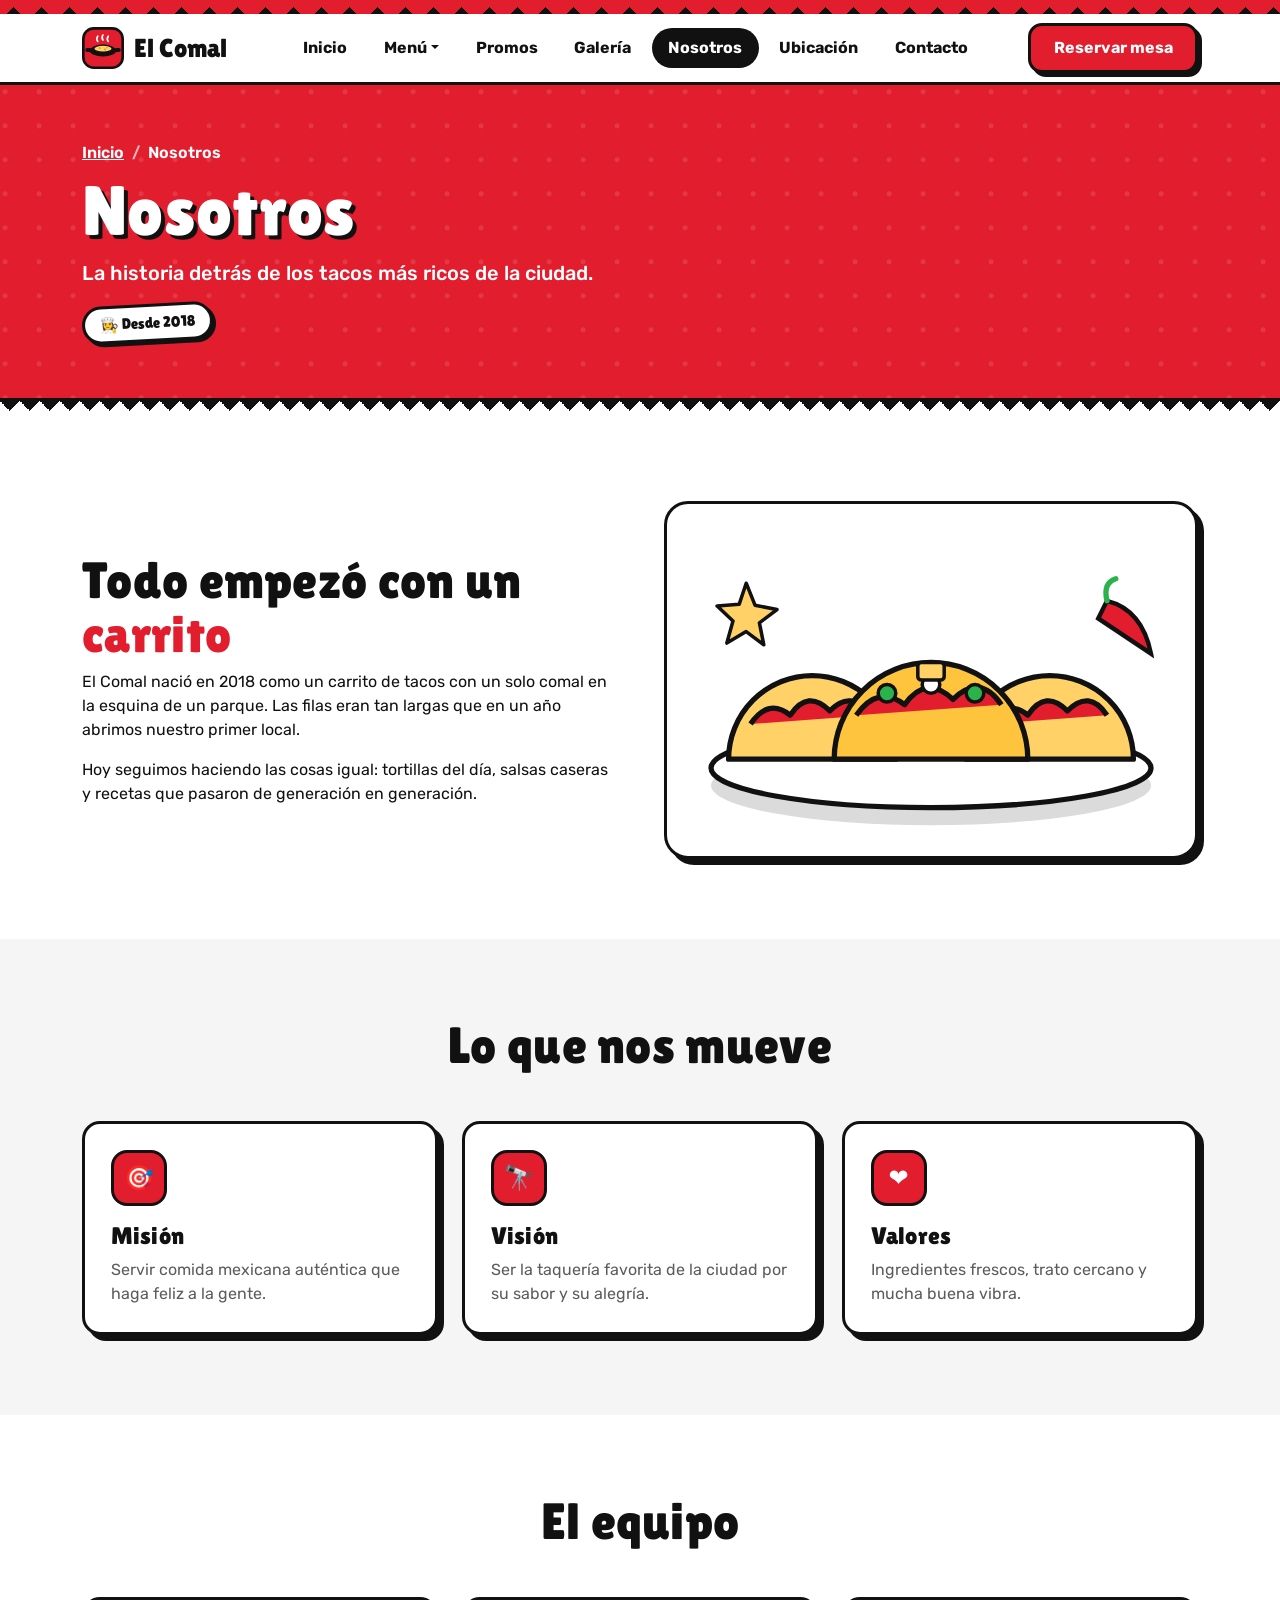
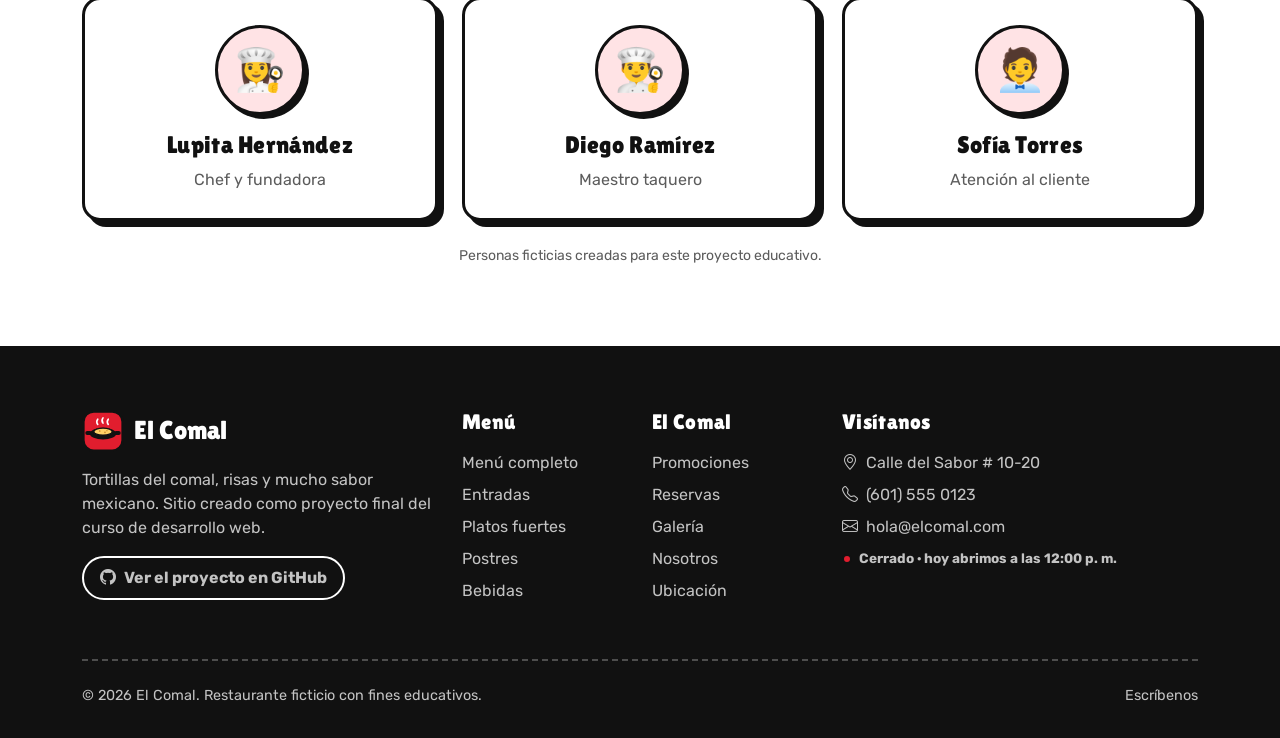
<file: paginas/nosotros.html>
<!DOCTYPE html>
<!--
    ================================================================
    EL COMAL - Página subordinada: Nosotros
    Historia, misión, visión, valores y equipo.

    Estructura semántica de HTML5 usada en esta página:
      <header> + <nav>  → menú principal
      <main>            → contenido principal
      <section>         → cada bloque temático
      <article>         → contenido independiente (platos, promos)
      <aside>           → información complementaria
      <footer>          → pie de página
    Repositorio: https://github.com/TU_USUARIO/TU_REPOSITORIO
    ================================================================
-->
<html lang="es">
<head>
    <!-- Metadatos -->
    <meta charset="UTF-8">
    <meta name="viewport" content="width=device-width, initial-scale=1.0">
    <meta name="description" content="Historia, misión y equipo de El Comal.">
    <title>Nosotros | El Comal</title>
    <link rel="icon" href="../img/logo.svg" type="image/svg+xml">

    <!-- Bootstrap 5 y sus íconos (desde CDN: no ocupan espacio en el proyecto) -->
    <link rel="stylesheet" href="https://cdn.jsdelivr.net/npm/bootstrap@5.3.3/dist/css/bootstrap.min.css">
    <link rel="stylesheet" href="https://cdn.jsdelivr.net/npm/bootstrap-icons@1.11.3/font/bootstrap-icons.min.css">

    <!-- Fuentes de Google: Lilita One (títulos) y Rubik (texto) -->
    <link rel="preconnect" href="https://fonts.googleapis.com">
    <link rel="preconnect" href="https://fonts.gstatic.com" crossorigin>
    <link rel="stylesheet" href="https://fonts.googleapis.com/css2?family=Lilita+One&family=Rubik:wght@400;500;600;700&display=swap">

    <!-- Estilos propios (después de Bootstrap para poder personalizarlo) -->
    <link rel="stylesheet" href="../css/estilos.css">
</head>
<body>
    <!-- Enlace para saltar el menú con el teclado (accesibilidad) -->
    <a class="saltar-contenido" href="#contenido">Saltar al contenido</a>

    <!-- HEADER + NAV: menú principal (navbar de Bootstrap, se colapsa en celulares) -->
    <header>
        <div class="papel-picado" aria-hidden="true"></div>
        <nav class="navbar navbar-expand-xl navbar-taco sticky-top" aria-label="Menú principal">
            <div class="container">
                <a class="navbar-brand" href="../index.html">
                    <img src="../img/logo.svg" alt="" width="42" height="42">
                    El Comal
                </a>
                <button class="navbar-toggler" type="button" data-bs-toggle="collapse" data-bs-target="#menuPrincipal" aria-controls="menuPrincipal" aria-expanded="false" aria-label="Abrir menú">
                    <span class="navbar-toggler-icon"></span>
                </button>
                <div class="collapse navbar-collapse" id="menuPrincipal">
                    <ul class="navbar-nav mx-auto gap-xl-1">
                        <li class="nav-item"><a class="nav-link" href="../index.html">Inicio</a></li>
                        <li class="nav-item dropdown">
                            <a class="nav-link dropdown-toggle" href="#" role="button" data-bs-toggle="dropdown" aria-expanded="false">Menú</a>
                            <ul class="dropdown-menu">
                            <li><a class="dropdown-item" href="menu.html"><span aria-hidden="true">🍽️</span> Menú completo</a></li>
                            <li><a class="dropdown-item" href="entradas.html"><span aria-hidden="true">🥑</span> Entradas</a></li>
                            <li><a class="dropdown-item" href="platos-fuertes.html"><span aria-hidden="true">🌮</span> Platos fuertes</a></li>
                            <li><a class="dropdown-item" href="postres.html"><span aria-hidden="true">🍫</span> Postres</a></li>
                            <li><a class="dropdown-item" href="bebidas.html"><span aria-hidden="true">🌺</span> Bebidas</a></li>
                            </ul>
                        </li>
                        <li class="nav-item"><a class="nav-link" href="promociones.html">Promos</a></li>
                        <li class="nav-item"><a class="nav-link" href="galeria.html">Galería</a></li>
                        <li class="nav-item"><a class="nav-link active" href="nosotros.html" aria-current="page">Nosotros</a></li>
                        <li class="nav-item"><a class="nav-link" href="ubicacion.html">Ubicación</a></li>
                        <li class="nav-item"><a class="nav-link" href="contacto.html">Contacto</a></li>
                    </ul>
                    <a class="btn btn-primary" href="reservas.html">Reservar mesa</a>
                </div>
            </div>
        </nav>
    </header>

    <!-- MAIN: contenido principal de la página -->
    <main id="contenido">
        <!-- Cabecera de la página con migas de pan (breadcrumb) -->
        <section class="pagina-cabecera">
            <div class="container">
                <nav aria-label="Ruta de navegación">
                    <ol class="breadcrumb">
                        <li class="breadcrumb-item"><a href="../index.html">Inicio</a></li>
                        <li class="breadcrumb-item active" aria-current="page">Nosotros</li>
                    </ol>
                </nav>
                <h1>Nosotros</h1>
                <p class="lead">La historia detrás de los tacos más ricos de la ciudad.</p>
                <span class="sticker mt-3 bambolea">👩‍🍳 Desde 2018</span>
            </div>
        </section>
        <div class="zigzag" aria-hidden="true"></div>

        <section class="seccion" aria-labelledby="tituloHistoria">
            <div class="container">
                <div class="row g-5 align-items-center">
                    <div class="col-lg-6">
                        <h2 class="titulo-seccion" id="tituloHistoria">Todo empezó con un <span class="resaltado">carrito</span></h2>
                        <p>El Comal nació en 2018 como un carrito de tacos con un solo comal en la esquina de un parque. Las filas eran tan largas que en un año abrimos nuestro primer local.</p>
                        <p class="mb-0">Hoy seguimos haciendo las cosas igual: tortillas del día, salsas caseras y recetas que pasaron de generación en generación.</p>
                    </div>
                    <div class="col-lg-6">
                        <img class="img-fluid imagen-caja" src="../img/tacos.svg" alt="Ilustración de tres tacos al pastor" width="600" height="400" loading="lazy">
                    </div>
                </div>
            </div>
        </section>

        <section class="seccion bg-gris" aria-labelledby="tituloValores">
            <div class="container">
                <h2 class="titulo-seccion text-center mb-5" id="tituloValores">Lo que nos mueve</h2>
                <div class="row g-4">
                    <div class="col-md-4">
                        <article class="caja">
                            <div class="caja-icono" aria-hidden="true">🎯</div>
                            <h3>Misión</h3>
                            <p class="texto-suave mb-0">Servir comida mexicana auténtica que haga feliz a la gente.</p>
                        </article>
                    </div>
                    <div class="col-md-4">
                        <article class="caja">
                            <div class="caja-icono" aria-hidden="true">🔭</div>
                            <h3>Visión</h3>
                            <p class="texto-suave mb-0">Ser la taquería favorita de la ciudad por su sabor y su alegría.</p>
                        </article>
                    </div>
                    <div class="col-md-4">
                        <article class="caja">
                            <div class="caja-icono" aria-hidden="true">❤️</div>
                            <h3>Valores</h3>
                            <p class="texto-suave mb-0">Ingredientes frescos, trato cercano y mucha buena vibra.</p>
                        </article>
                    </div>
                </div>
            </div>
        </section>

        <section class="seccion" aria-labelledby="tituloEquipo">
            <div class="container">
                <h2 class="titulo-seccion text-center mb-5" id="tituloEquipo">El equipo</h2>
                <div class="row g-4 text-center">
                    <div class="col-md-4">
                        <article class="caja">
                            <div class="avatar" aria-hidden="true">👩‍🍳</div>
                            <h3>Lupita Hernández</h3>
                            <p class="texto-suave mb-0">Chef y fundadora</p>
                        </article>
                    </div>
                    <div class="col-md-4">
                        <article class="caja">
                            <div class="avatar" aria-hidden="true">👨‍🍳</div>
                            <h3>Diego Ramírez</h3>
                            <p class="texto-suave mb-0">Maestro taquero</p>
                        </article>
                    </div>
                    <div class="col-md-4">
                        <article class="caja">
                            <div class="avatar" aria-hidden="true">🧑‍💼</div>
                            <h3>Sofía Torres</h3>
                            <p class="texto-suave mb-0">Atención al cliente</p>
                        </article>
                    </div>
                </div>
                <p class="small texto-suave text-center mt-4 mb-0">Personas ficticias creadas para este proyecto educativo.</p>
            </div>
        </section>
    </main>

    <!-- FOOTER: pie de página con enlaces y el repositorio de GitHub -->
    <footer class="pie">
        <div class="container">
            <div class="row g-4">
                <div class="col-lg-4">
                    <a class="navbar-brand mb-3" href="../index.html">
                        <img src="../img/logo.svg" alt="" width="42" height="42">
                        El Comal
                    </a>
                    <p>Tortillas del comal, risas y mucho sabor mexicano. Sitio creado como proyecto final del curso de desarrollo web.</p>
                    <a class="enlace-github" href="https://github.com/TU_USUARIO/TU_REPOSITORIO" target="_blank" rel="noopener noreferrer">
                        <i class="bi bi-github" aria-hidden="true"></i> Ver el proyecto en GitHub
                    </a>
                </div>
                <nav class="col-6 col-md-4 col-lg-2" aria-label="Menú del restaurante">
                    <h2>Menú</h2>
                    <ul>
                        <li><a href="menu.html">Menú completo</a></li>
                        <li><a href="entradas.html">Entradas</a></li>
                        <li><a href="platos-fuertes.html">Platos fuertes</a></li>
                        <li><a href="postres.html">Postres</a></li>
                        <li><a href="bebidas.html">Bebidas</a></li>
                    </ul>
                </nav>
                <nav class="col-6 col-md-4 col-lg-2" aria-label="El Comal">
                    <h2>El Comal</h2>
                    <ul>
                        <li><a href="promociones.html">Promociones</a></li>
                        <li><a href="reservas.html">Reservas</a></li>
                        <li><a href="galeria.html">Galería</a></li>
                        <li><a href="nosotros.html">Nosotros</a></li>
                        <li><a href="ubicacion.html">Ubicación</a></li>
                    </ul>
                </nav>
                <div class="col-md-4 col-lg-4">
                    <h2>Visítanos</h2>
                    <address class="mb-0">
                        <p class="mb-2"><i class="bi bi-geo-alt me-2" aria-hidden="true"></i>Calle del Sabor # 10-20</p>
                        <p class="mb-2"><i class="bi bi-telephone me-2" aria-hidden="true"></i>(601) 555 0123</p>
                        <p class="mb-2"><i class="bi bi-envelope me-2" aria-hidden="true"></i>hola@elcomal.com</p>
                    </address>
                    <p class="estado-local mb-0">Consultando horario…</p>
                </div>
            </div>
            <div class="pie-inferior d-flex flex-column flex-md-row justify-content-between gap-2">
                <span>© <span id="anio">2026</span> El Comal. Restaurante ficticio con fines educativos.</span>
                <a href="contacto.html">Escríbenos</a>
            </div>
        </div>
    </footer>

    <!-- Botón para volver arriba (lo muestra JavaScript al bajar) -->
    <button class="btn-arriba" id="btnArriba" type="button" aria-label="Volver arriba">
        <i class="bi bi-arrow-up" aria-hidden="true"></i>
    </button>

    <!-- Scripts al final del body: primero Bootstrap, luego los propios -->
    <script src="https://cdn.jsdelivr.net/npm/bootstrap@5.3.3/dist/js/bootstrap.bundle.min.js"></script>
    <script src="../js/main.js"></script>
</body>
</html>
</file>
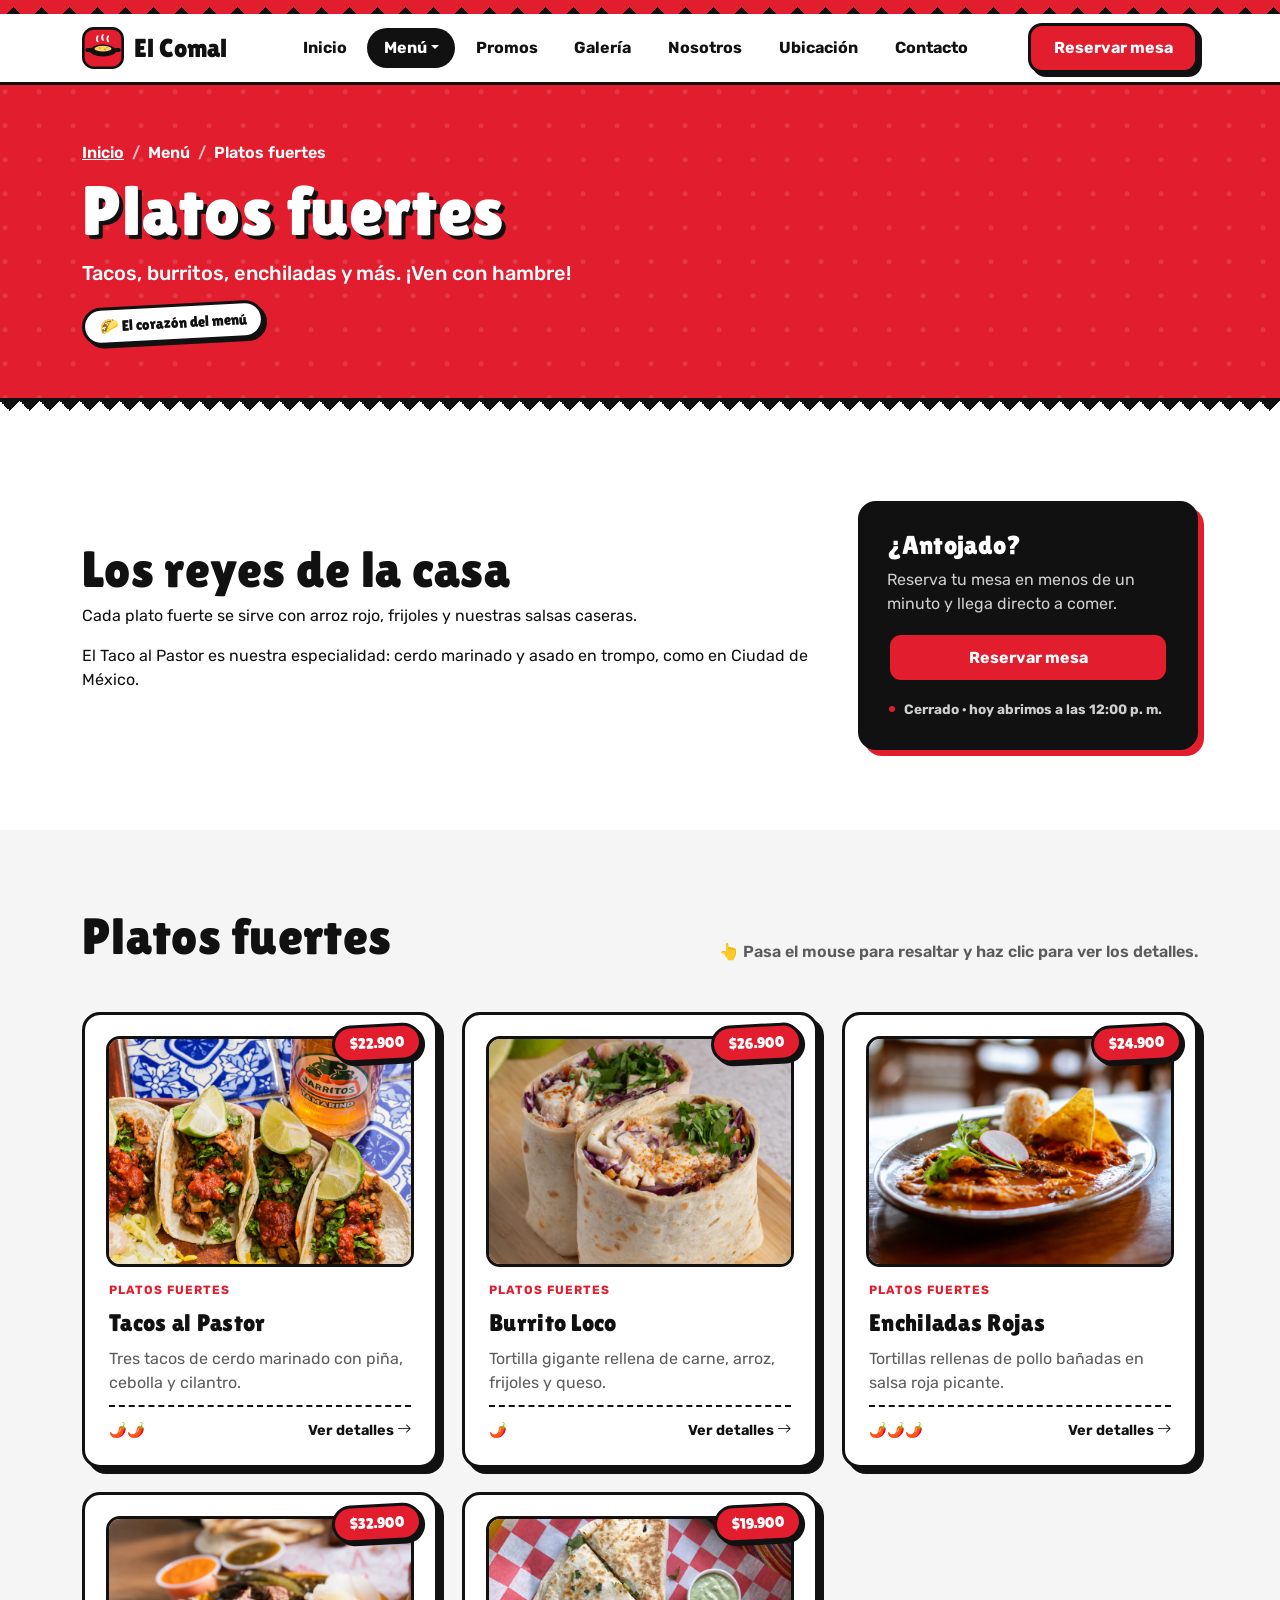
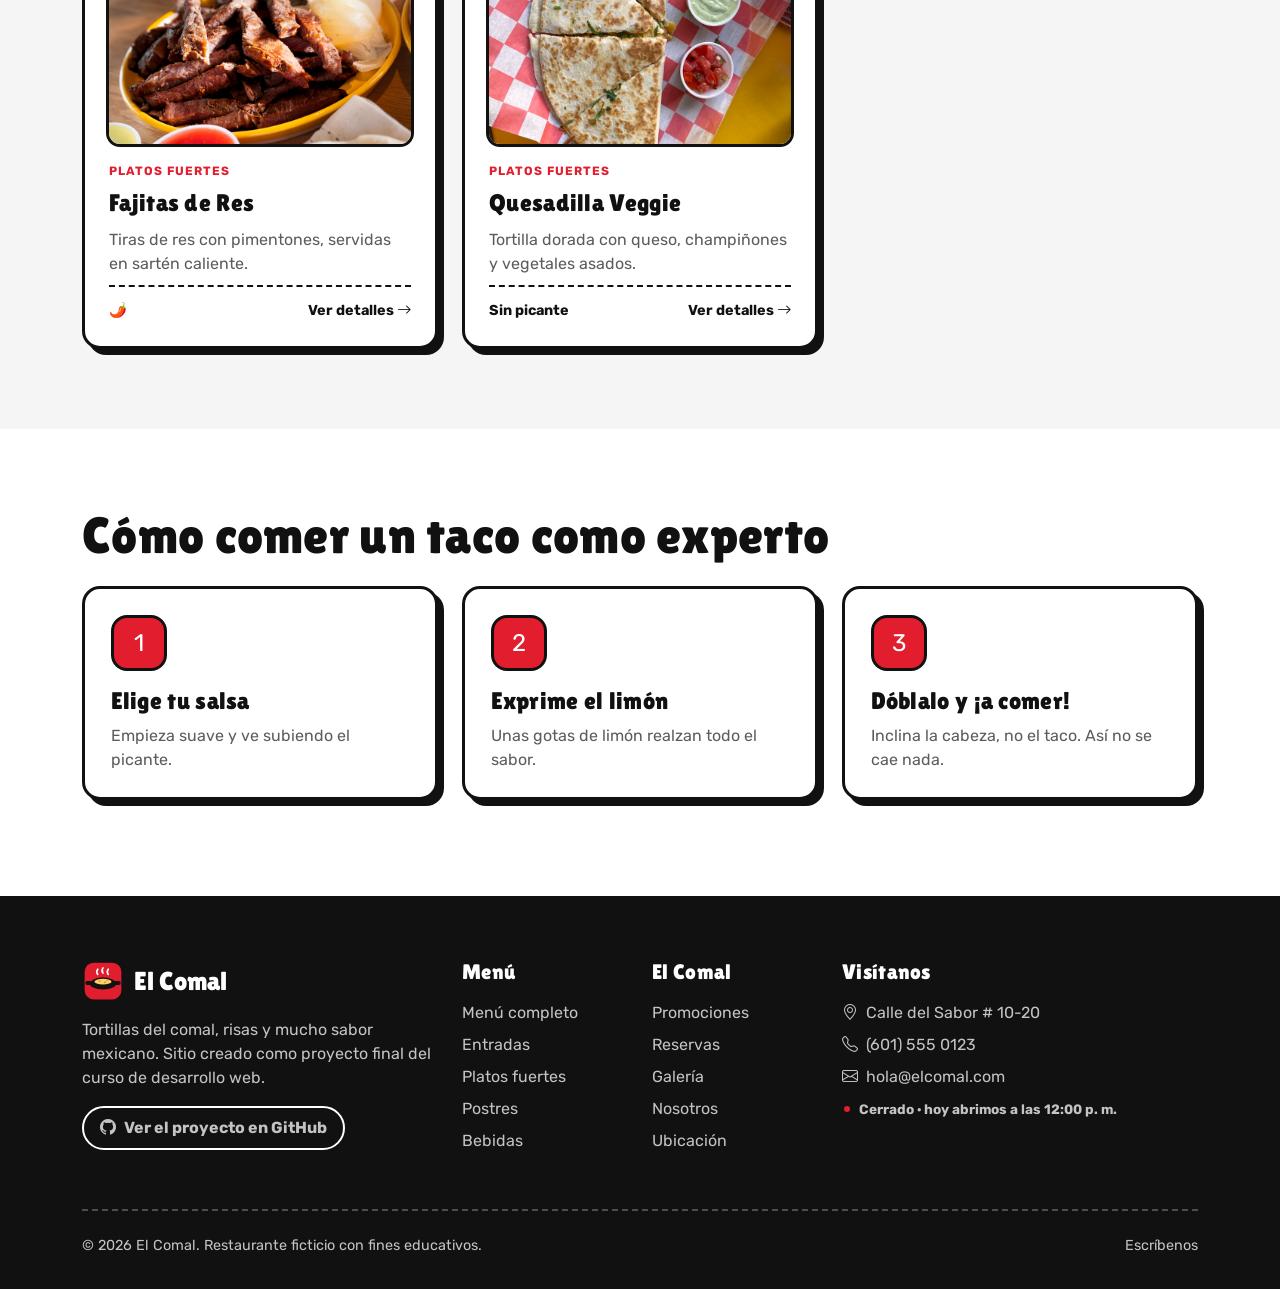
<file: paginas/platos-fuertes.html>
<!DOCTYPE html>
<!--
    ================================================================
    EL COMAL - Página subordinada: Platos fuertes
    Tacos, burritos, enchiladas y más. ¡Ven con hambre!

    Estructura semántica de HTML5 usada en esta página:
      <header> + <nav>  → menú principal
      <main>            → contenido principal
      <section>         → cada bloque temático
      <article>         → contenido independiente (platos, promos)
      <aside>           → información complementaria
      <footer>          → pie de página
    Repositorio: https://github.com/TU_USUARIO/TU_REPOSITORIO
    ================================================================
-->
<html lang="es">
<head>
    <!-- Metadatos -->
    <meta charset="UTF-8">
    <meta name="viewport" content="width=device-width, initial-scale=1.0">
    <meta name="description" content="Platos fuertes de El Comal: Tacos, burritos, enchiladas y más. ¡Ven con hambre!">
    <title>Platos fuertes | El Comal</title>
    <link rel="icon" href="../img/logo.svg" type="image/svg+xml">

    <!-- Bootstrap 5 y sus íconos (desde CDN: no ocupan espacio en el proyecto) -->
    <link rel="stylesheet" href="https://cdn.jsdelivr.net/npm/bootstrap@5.3.3/dist/css/bootstrap.min.css">
    <link rel="stylesheet" href="https://cdn.jsdelivr.net/npm/bootstrap-icons@1.11.3/font/bootstrap-icons.min.css">

    <!-- Fuentes de Google: Lilita One (títulos) y Rubik (texto) -->
    <link rel="preconnect" href="https://fonts.googleapis.com">
    <link rel="preconnect" href="https://fonts.gstatic.com" crossorigin>
    <link rel="stylesheet" href="https://fonts.googleapis.com/css2?family=Lilita+One&family=Rubik:wght@400;500;600;700&display=swap">

    <!-- Estilos propios (después de Bootstrap para poder personalizarlo) -->
    <link rel="stylesheet" href="../css/estilos.css">
</head>
<body>
    <!-- Enlace para saltar el menú con el teclado (accesibilidad) -->
    <a class="saltar-contenido" href="#contenido">Saltar al contenido</a>

    <!-- HEADER + NAV: menú principal (navbar de Bootstrap, se colapsa en celulares) -->
    <header>
        <div class="papel-picado" aria-hidden="true"></div>
        <nav class="navbar navbar-expand-xl navbar-taco sticky-top" aria-label="Menú principal">
            <div class="container">
                <a class="navbar-brand" href="../index.html">
                    <img src="../img/logo.svg" alt="" width="42" height="42">
                    El Comal
                </a>
                <button class="navbar-toggler" type="button" data-bs-toggle="collapse" data-bs-target="#menuPrincipal" aria-controls="menuPrincipal" aria-expanded="false" aria-label="Abrir menú">
                    <span class="navbar-toggler-icon"></span>
                </button>
                <div class="collapse navbar-collapse" id="menuPrincipal">
                    <ul class="navbar-nav mx-auto gap-xl-1">
                        <li class="nav-item"><a class="nav-link" href="../index.html">Inicio</a></li>
                        <li class="nav-item dropdown">
                            <a class="nav-link dropdown-toggle active" href="#" role="button" data-bs-toggle="dropdown" aria-expanded="false">Menú</a>
                            <ul class="dropdown-menu">
                            <li><a class="dropdown-item" href="menu.html"><span aria-hidden="true">🍽️</span> Menú completo</a></li>
                            <li><a class="dropdown-item" href="entradas.html"><span aria-hidden="true">🥑</span> Entradas</a></li>
                            <li><a class="dropdown-item active" href="platos-fuertes.html" aria-current="page"><span aria-hidden="true">🌮</span> Platos fuertes</a></li>
                            <li><a class="dropdown-item" href="postres.html"><span aria-hidden="true">🍫</span> Postres</a></li>
                            <li><a class="dropdown-item" href="bebidas.html"><span aria-hidden="true">🌺</span> Bebidas</a></li>
                            </ul>
                        </li>
                        <li class="nav-item"><a class="nav-link" href="promociones.html">Promos</a></li>
                        <li class="nav-item"><a class="nav-link" href="galeria.html">Galería</a></li>
                        <li class="nav-item"><a class="nav-link" href="nosotros.html">Nosotros</a></li>
                        <li class="nav-item"><a class="nav-link" href="ubicacion.html">Ubicación</a></li>
                        <li class="nav-item"><a class="nav-link" href="contacto.html">Contacto</a></li>
                    </ul>
                    <a class="btn btn-primary" href="reservas.html">Reservar mesa</a>
                </div>
            </div>
        </nav>
    </header>

    <!-- MAIN: contenido principal de la página -->
    <main id="contenido">
        <!-- Cabecera de la página con migas de pan (breadcrumb) -->
        <section class="pagina-cabecera">
            <div class="container">
                <nav aria-label="Ruta de navegación">
                    <ol class="breadcrumb">
                        <li class="breadcrumb-item"><a href="../index.html">Inicio</a></li>
                        <li class="breadcrumb-item">Menú</li>
                        <li class="breadcrumb-item active" aria-current="page">Platos fuertes</li>
                    </ol>
                </nav>
                <h1>Platos fuertes</h1>
                <p class="lead">Tacos, burritos, enchiladas y más. ¡Ven con hambre!</p>
                <span class="sticker mt-3 bambolea">🌮 El corazón del menú</span>
            </div>
        </section>
        <div class="zigzag" aria-hidden="true"></div>

        <section class="seccion" aria-labelledby="tituloIntro">
            <div class="container">
                <div class="row g-4 g-lg-5 align-items-center">
                    <div class="col-lg-8">
                        <h2 class="titulo-seccion" id="tituloIntro">Los reyes de la casa</h2>
                        <p>Cada plato fuerte se sirve con arroz rojo, frijoles y nuestras salsas caseras.</p>
                        <p>El Taco al Pastor es nuestra especialidad: cerdo marinado y asado en trompo, como en Ciudad de México.</p>
                    </div>
                    <div class="col-lg-4">
                        <!-- ASIDE: información complementaria -->
                        <aside class="panel-aside h-100">
                            <h2>¿Antojado?</h2>
                            <p>Reserva tu mesa en menos de un minuto y llega directo a comer.</p>
                            <a class="btn btn-primary w-100" href="reservas.html">Reservar mesa</a>
                            <p class="estado-local mt-3 mb-0">Consultando horario…</p>
                        </aside>
                    </div>
                </div>
            </div>
        </section>

        <!-- Platos de esta categoría (las tarjetas las crea js/main.js) -->
        <section class="seccion bg-gris" aria-labelledby="tituloPlatos">
            <div class="container">
                <div class="d-flex flex-column flex-md-row justify-content-between align-items-md-end gap-2 mb-5">
                    <h2 class="titulo-seccion mb-0" id="tituloPlatos">Platos fuertes</h2>
                    <p class="ayuda-interaccion mb-0">👆 Pasa el mouse para resaltar y haz clic para ver los detalles.</p>
                </div>
                <div class="row g-4" data-platos="fuertes"></div>
                
            </div>
        </section>

        <!-- Arma tu taco (lista ordenada) -->
        <section class="seccion" aria-labelledby="tituloArma">
            <div class="container">
                <h2 class="titulo-seccion mb-4" id="tituloArma">Cómo comer un taco como experto</h2>
                <ol class="row g-4 list-unstyled">
                    <li class="col-md-4">
                        <article class="caja">
                            <div class="caja-icono" aria-hidden="true">1</div>
                            <h3>Elige tu salsa</h3>
                            <p class="texto-suave mb-0">Empieza suave y ve subiendo el picante.</p>
                        </article>
                    </li>
                    <li class="col-md-4">
                        <article class="caja">
                            <div class="caja-icono" aria-hidden="true">2</div>
                            <h3>Exprime el limón</h3>
                            <p class="texto-suave mb-0">Unas gotas de limón realzan todo el sabor.</p>
                        </article>
                    </li>
                    <li class="col-md-4">
                        <article class="caja">
                            <div class="caja-icono" aria-hidden="true">3</div>
                            <h3>Dóblalo y ¡a comer!</h3>
                            <p class="texto-suave mb-0">Inclina la cabeza, no el taco. Así no se cae nada.</p>
                        </article>
                    </li>
                </ol>
            </div>
        </section>
    </main>

    <!-- FOOTER: pie de página con enlaces y el repositorio de GitHub -->
    <footer class="pie">
        <div class="container">
            <div class="row g-4">
                <div class="col-lg-4">
                    <a class="navbar-brand mb-3" href="../index.html">
                        <img src="../img/logo.svg" alt="" width="42" height="42">
                        El Comal
                    </a>
                    <p>Tortillas del comal, risas y mucho sabor mexicano. Sitio creado como proyecto final del curso de desarrollo web.</p>
                    <a class="enlace-github" href="https://github.com/TU_USUARIO/TU_REPOSITORIO" target="_blank" rel="noopener noreferrer">
                        <i class="bi bi-github" aria-hidden="true"></i> Ver el proyecto en GitHub
                    </a>
                </div>
                <nav class="col-6 col-md-4 col-lg-2" aria-label="Menú del restaurante">
                    <h2>Menú</h2>
                    <ul>
                        <li><a href="menu.html">Menú completo</a></li>
                        <li><a href="entradas.html">Entradas</a></li>
                        <li><a href="platos-fuertes.html">Platos fuertes</a></li>
                        <li><a href="postres.html">Postres</a></li>
                        <li><a href="bebidas.html">Bebidas</a></li>
                    </ul>
                </nav>
                <nav class="col-6 col-md-4 col-lg-2" aria-label="El Comal">
                    <h2>El Comal</h2>
                    <ul>
                        <li><a href="promociones.html">Promociones</a></li>
                        <li><a href="reservas.html">Reservas</a></li>
                        <li><a href="galeria.html">Galería</a></li>
                        <li><a href="nosotros.html">Nosotros</a></li>
                        <li><a href="ubicacion.html">Ubicación</a></li>
                    </ul>
                </nav>
                <div class="col-md-4 col-lg-4">
                    <h2>Visítanos</h2>
                    <address class="mb-0">
                        <p class="mb-2"><i class="bi bi-geo-alt me-2" aria-hidden="true"></i>Calle del Sabor # 10-20</p>
                        <p class="mb-2"><i class="bi bi-telephone me-2" aria-hidden="true"></i>(601) 555 0123</p>
                        <p class="mb-2"><i class="bi bi-envelope me-2" aria-hidden="true"></i>hola@elcomal.com</p>
                    </address>
                    <p class="estado-local mb-0">Consultando horario…</p>
                </div>
            </div>
            <div class="pie-inferior d-flex flex-column flex-md-row justify-content-between gap-2">
                <span>© <span id="anio">2026</span> El Comal. Restaurante ficticio con fines educativos.</span>
                <a href="contacto.html">Escríbenos</a>
            </div>
        </div>
    </footer>

    <!-- Botón para volver arriba (lo muestra JavaScript al bajar) -->
    <button class="btn-arriba" id="btnArriba" type="button" aria-label="Volver arriba">
        <i class="bi bi-arrow-up" aria-hidden="true"></i>
    </button>

    <!-- Scripts al final del body: primero Bootstrap, luego los propios -->
    <script src="https://cdn.jsdelivr.net/npm/bootstrap@5.3.3/dist/js/bootstrap.bundle.min.js"></script>
    <script src="../js/main.js"></script>
</body>
</html>
</file>
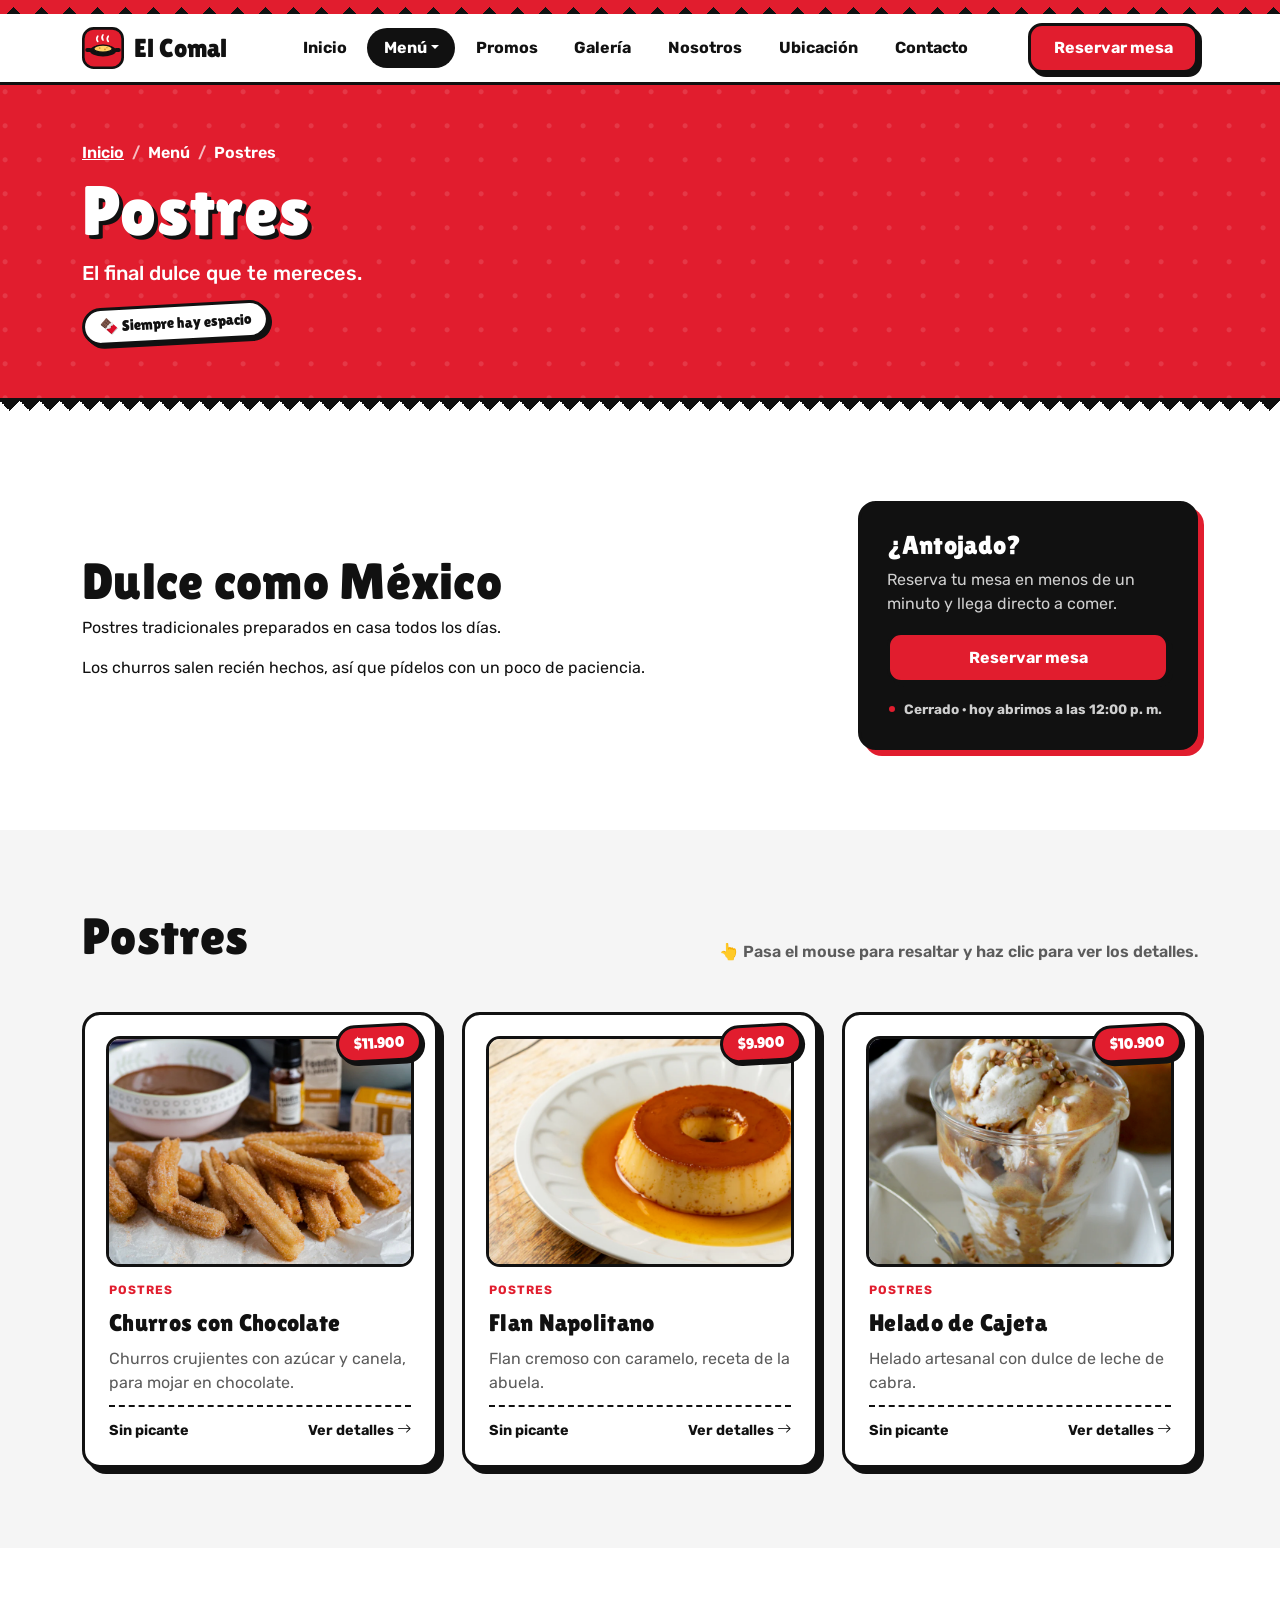
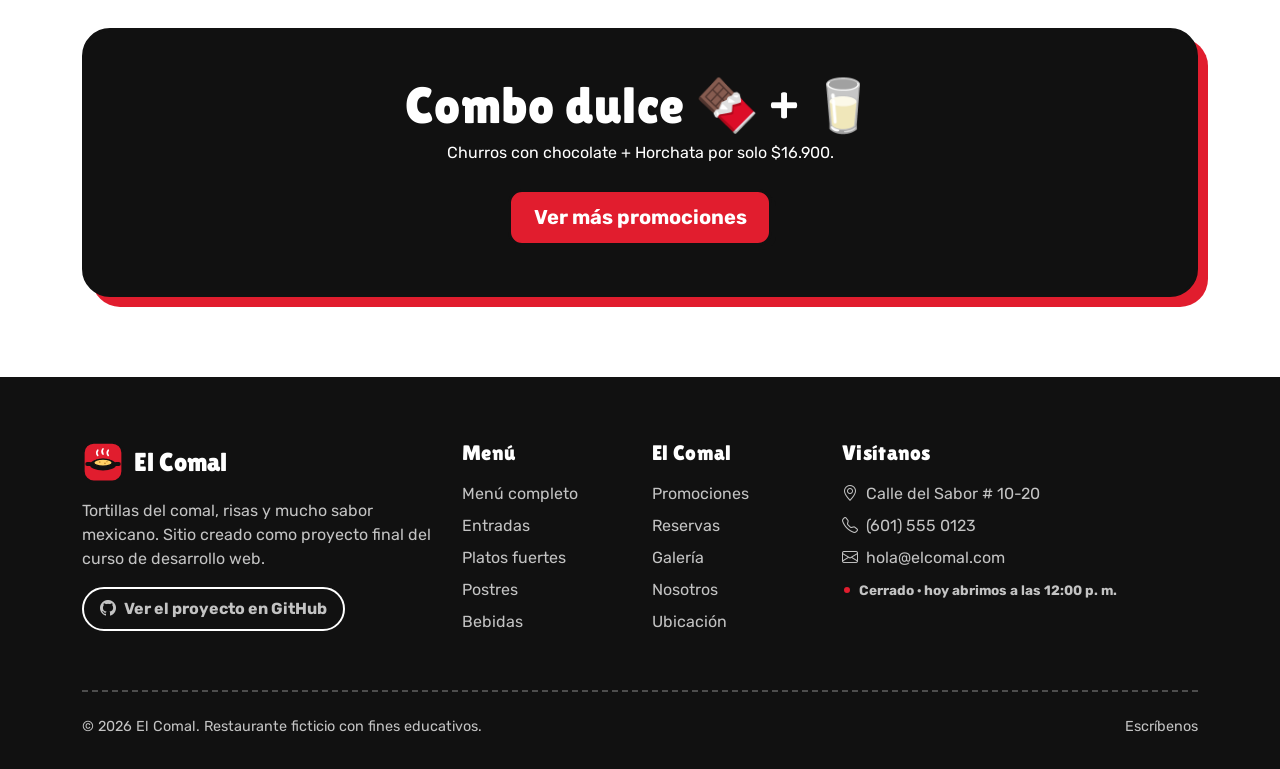
<file: paginas/postres.html>
<!DOCTYPE html>
<!--
    ================================================================
    EL COMAL - Página subordinada: Postres
    El final dulce que te mereces.

    Estructura semántica de HTML5 usada en esta página:
      <header> + <nav>  → menú principal
      <main>            → contenido principal
      <section>         → cada bloque temático
      <article>         → contenido independiente (platos, promos)
      <aside>           → información complementaria
      <footer>          → pie de página
    Repositorio: https://github.com/TU_USUARIO/TU_REPOSITORIO
    ================================================================
-->
<html lang="es">
<head>
    <!-- Metadatos -->
    <meta charset="UTF-8">
    <meta name="viewport" content="width=device-width, initial-scale=1.0">
    <meta name="description" content="Postres de El Comal: El final dulce que te mereces.">
    <title>Postres | El Comal</title>
    <link rel="icon" href="../img/logo.svg" type="image/svg+xml">

    <!-- Bootstrap 5 y sus íconos (desde CDN: no ocupan espacio en el proyecto) -->
    <link rel="stylesheet" href="https://cdn.jsdelivr.net/npm/bootstrap@5.3.3/dist/css/bootstrap.min.css">
    <link rel="stylesheet" href="https://cdn.jsdelivr.net/npm/bootstrap-icons@1.11.3/font/bootstrap-icons.min.css">

    <!-- Fuentes de Google: Lilita One (títulos) y Rubik (texto) -->
    <link rel="preconnect" href="https://fonts.googleapis.com">
    <link rel="preconnect" href="https://fonts.gstatic.com" crossorigin>
    <link rel="stylesheet" href="https://fonts.googleapis.com/css2?family=Lilita+One&family=Rubik:wght@400;500;600;700&display=swap">

    <!-- Estilos propios (después de Bootstrap para poder personalizarlo) -->
    <link rel="stylesheet" href="../css/estilos.css">
</head>
<body>
    <!-- Enlace para saltar el menú con el teclado (accesibilidad) -->
    <a class="saltar-contenido" href="#contenido">Saltar al contenido</a>

    <!-- HEADER + NAV: menú principal (navbar de Bootstrap, se colapsa en celulares) -->
    <header>
        <div class="papel-picado" aria-hidden="true"></div>
        <nav class="navbar navbar-expand-xl navbar-taco sticky-top" aria-label="Menú principal">
            <div class="container">
                <a class="navbar-brand" href="../index.html">
                    <img src="../img/logo.svg" alt="" width="42" height="42">
                    El Comal
                </a>
                <button class="navbar-toggler" type="button" data-bs-toggle="collapse" data-bs-target="#menuPrincipal" aria-controls="menuPrincipal" aria-expanded="false" aria-label="Abrir menú">
                    <span class="navbar-toggler-icon"></span>
                </button>
                <div class="collapse navbar-collapse" id="menuPrincipal">
                    <ul class="navbar-nav mx-auto gap-xl-1">
                        <li class="nav-item"><a class="nav-link" href="../index.html">Inicio</a></li>
                        <li class="nav-item dropdown">
                            <a class="nav-link dropdown-toggle active" href="#" role="button" data-bs-toggle="dropdown" aria-expanded="false">Menú</a>
                            <ul class="dropdown-menu">
                            <li><a class="dropdown-item" href="menu.html"><span aria-hidden="true">🍽️</span> Menú completo</a></li>
                            <li><a class="dropdown-item" href="entradas.html"><span aria-hidden="true">🥑</span> Entradas</a></li>
                            <li><a class="dropdown-item" href="platos-fuertes.html"><span aria-hidden="true">🌮</span> Platos fuertes</a></li>
                            <li><a class="dropdown-item active" href="postres.html" aria-current="page"><span aria-hidden="true">🍫</span> Postres</a></li>
                            <li><a class="dropdown-item" href="bebidas.html"><span aria-hidden="true">🌺</span> Bebidas</a></li>
                            </ul>
                        </li>
                        <li class="nav-item"><a class="nav-link" href="promociones.html">Promos</a></li>
                        <li class="nav-item"><a class="nav-link" href="galeria.html">Galería</a></li>
                        <li class="nav-item"><a class="nav-link" href="nosotros.html">Nosotros</a></li>
                        <li class="nav-item"><a class="nav-link" href="ubicacion.html">Ubicación</a></li>
                        <li class="nav-item"><a class="nav-link" href="contacto.html">Contacto</a></li>
                    </ul>
                    <a class="btn btn-primary" href="reservas.html">Reservar mesa</a>
                </div>
            </div>
        </nav>
    </header>

    <!-- MAIN: contenido principal de la página -->
    <main id="contenido">
        <!-- Cabecera de la página con migas de pan (breadcrumb) -->
        <section class="pagina-cabecera">
            <div class="container">
                <nav aria-label="Ruta de navegación">
                    <ol class="breadcrumb">
                        <li class="breadcrumb-item"><a href="../index.html">Inicio</a></li>
                        <li class="breadcrumb-item">Menú</li>
                        <li class="breadcrumb-item active" aria-current="page">Postres</li>
                    </ol>
                </nav>
                <h1>Postres</h1>
                <p class="lead">El final dulce que te mereces.</p>
                <span class="sticker mt-3 bambolea">🍫 Siempre hay espacio</span>
            </div>
        </section>
        <div class="zigzag" aria-hidden="true"></div>

        <section class="seccion" aria-labelledby="tituloIntro">
            <div class="container">
                <div class="row g-4 g-lg-5 align-items-center">
                    <div class="col-lg-8">
                        <h2 class="titulo-seccion" id="tituloIntro">Dulce como México</h2>
                        <p>Postres tradicionales preparados en casa todos los días.</p>
                        <p>Los churros salen recién hechos, así que pídelos con un poco de paciencia.</p>
                    </div>
                    <div class="col-lg-4">
                        <!-- ASIDE: información complementaria -->
                        <aside class="panel-aside h-100">
                            <h2>¿Antojado?</h2>
                            <p>Reserva tu mesa en menos de un minuto y llega directo a comer.</p>
                            <a class="btn btn-primary w-100" href="reservas.html">Reservar mesa</a>
                            <p class="estado-local mt-3 mb-0">Consultando horario…</p>
                        </aside>
                    </div>
                </div>
            </div>
        </section>

        <!-- Platos de esta categoría (las tarjetas las crea js/main.js) -->
        <section class="seccion bg-gris" aria-labelledby="tituloPlatos">
            <div class="container">
                <div class="d-flex flex-column flex-md-row justify-content-between align-items-md-end gap-2 mb-5">
                    <h2 class="titulo-seccion mb-0" id="tituloPlatos">Postres</h2>
                    <p class="ayuda-interaccion mb-0">👆 Pasa el mouse para resaltar y haz clic para ver los detalles.</p>
                </div>
                <div class="row g-4" data-platos="postres"></div>
                
            </div>
        </section>

        <!-- Recomendación -->
        <section class="seccion" aria-label="Recomendación">
            <div class="container">
                <div class="cta text-center">
                    <h2 class="titulo-seccion">Combo dulce 🍫 + 🥛</h2>
                    <p class="mb-4">Churros con chocolate + Horchata por solo $16.900.</p>
                    <a class="btn btn-primary btn-lg" href="promociones.html">Ver más promociones</a>
                </div>
            </div>
        </section>
    </main>

    <!-- FOOTER: pie de página con enlaces y el repositorio de GitHub -->
    <footer class="pie">
        <div class="container">
            <div class="row g-4">
                <div class="col-lg-4">
                    <a class="navbar-brand mb-3" href="../index.html">
                        <img src="../img/logo.svg" alt="" width="42" height="42">
                        El Comal
                    </a>
                    <p>Tortillas del comal, risas y mucho sabor mexicano. Sitio creado como proyecto final del curso de desarrollo web.</p>
                    <a class="enlace-github" href="https://github.com/TU_USUARIO/TU_REPOSITORIO" target="_blank" rel="noopener noreferrer">
                        <i class="bi bi-github" aria-hidden="true"></i> Ver el proyecto en GitHub
                    </a>
                </div>
                <nav class="col-6 col-md-4 col-lg-2" aria-label="Menú del restaurante">
                    <h2>Menú</h2>
                    <ul>
                        <li><a href="menu.html">Menú completo</a></li>
                        <li><a href="entradas.html">Entradas</a></li>
                        <li><a href="platos-fuertes.html">Platos fuertes</a></li>
                        <li><a href="postres.html">Postres</a></li>
                        <li><a href="bebidas.html">Bebidas</a></li>
                    </ul>
                </nav>
                <nav class="col-6 col-md-4 col-lg-2" aria-label="El Comal">
                    <h2>El Comal</h2>
                    <ul>
                        <li><a href="promociones.html">Promociones</a></li>
                        <li><a href="reservas.html">Reservas</a></li>
                        <li><a href="galeria.html">Galería</a></li>
                        <li><a href="nosotros.html">Nosotros</a></li>
                        <li><a href="ubicacion.html">Ubicación</a></li>
                    </ul>
                </nav>
                <div class="col-md-4 col-lg-4">
                    <h2>Visítanos</h2>
                    <address class="mb-0">
                        <p class="mb-2"><i class="bi bi-geo-alt me-2" aria-hidden="true"></i>Calle del Sabor # 10-20</p>
                        <p class="mb-2"><i class="bi bi-telephone me-2" aria-hidden="true"></i>(601) 555 0123</p>
                        <p class="mb-2"><i class="bi bi-envelope me-2" aria-hidden="true"></i>hola@elcomal.com</p>
                    </address>
                    <p class="estado-local mb-0">Consultando horario…</p>
                </div>
            </div>
            <div class="pie-inferior d-flex flex-column flex-md-row justify-content-between gap-2">
                <span>© <span id="anio">2026</span> El Comal. Restaurante ficticio con fines educativos.</span>
                <a href="contacto.html">Escríbenos</a>
            </div>
        </div>
    </footer>

    <!-- Botón para volver arriba (lo muestra JavaScript al bajar) -->
    <button class="btn-arriba" id="btnArriba" type="button" aria-label="Volver arriba">
        <i class="bi bi-arrow-up" aria-hidden="true"></i>
    </button>

    <!-- Scripts al final del body: primero Bootstrap, luego los propios -->
    <script src="https://cdn.jsdelivr.net/npm/bootstrap@5.3.3/dist/js/bootstrap.bundle.min.js"></script>
    <script src="../js/main.js"></script>
</body>
</html>
</file>
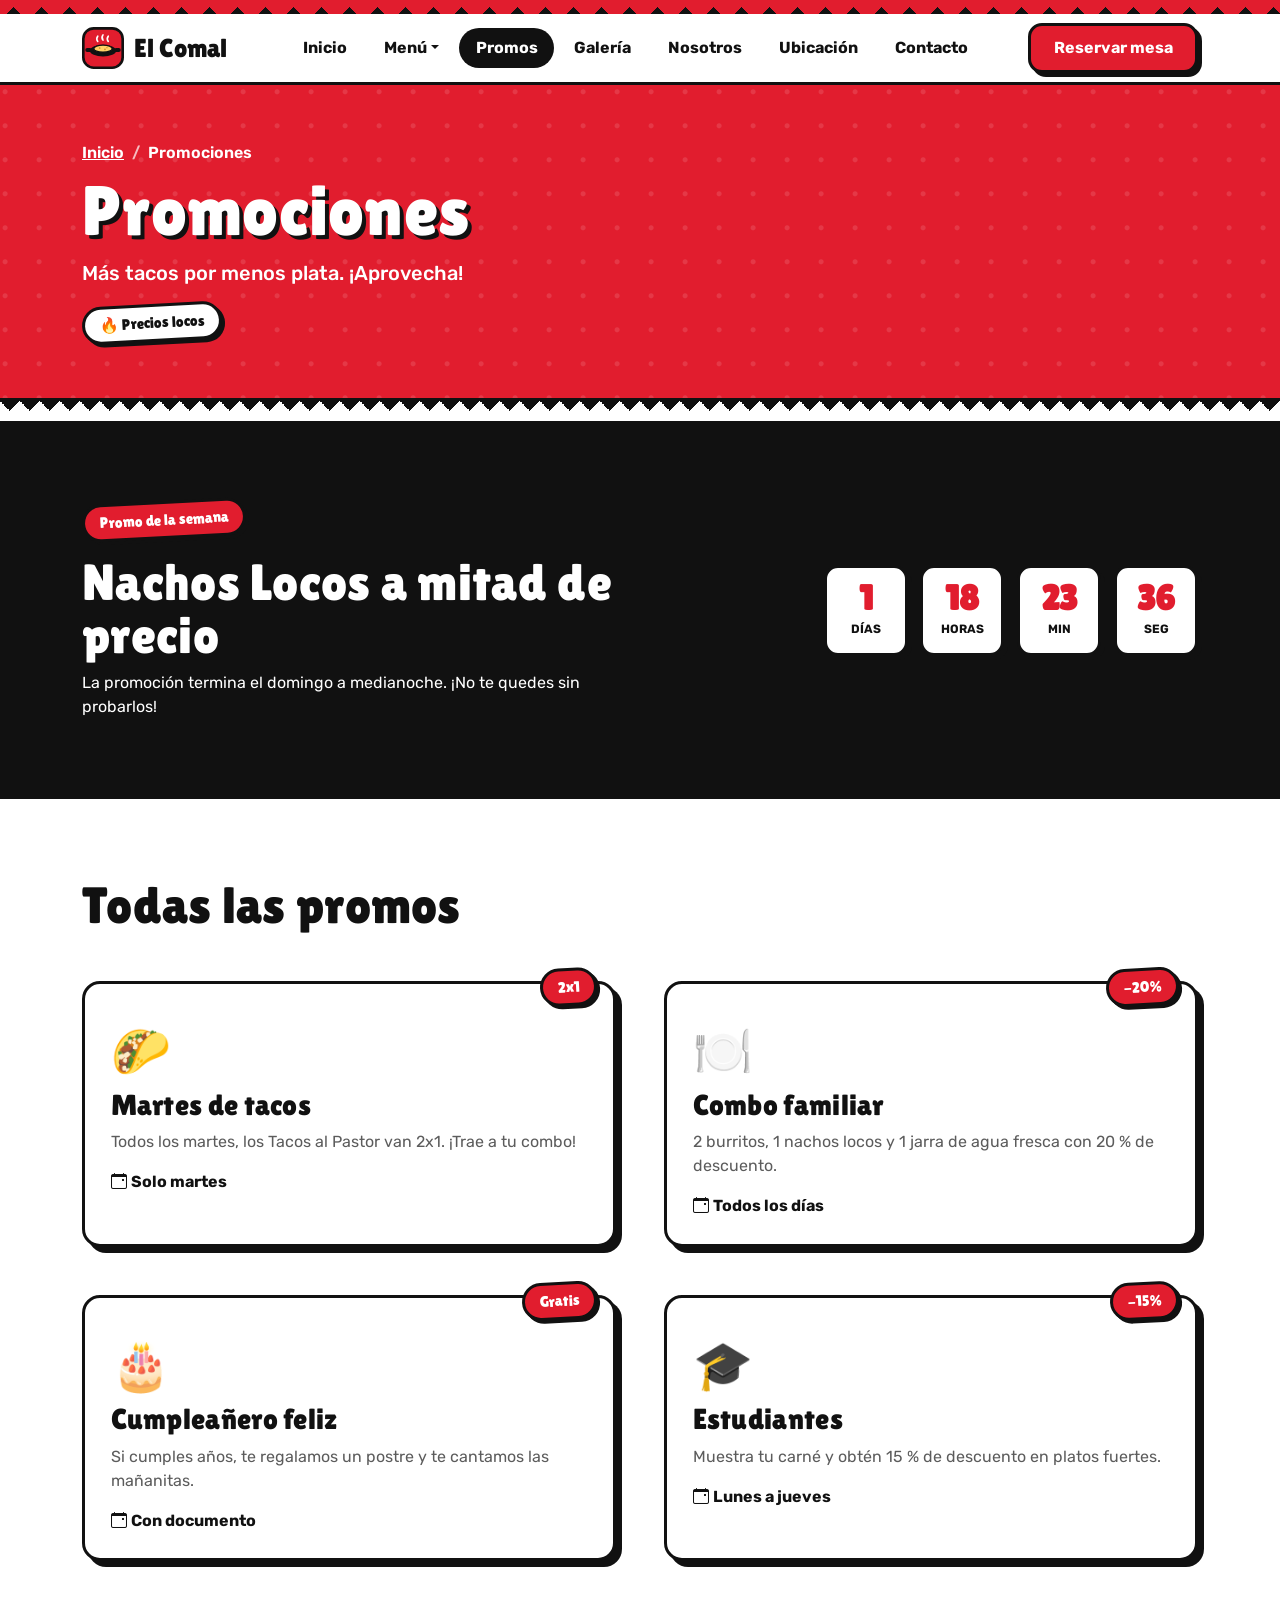
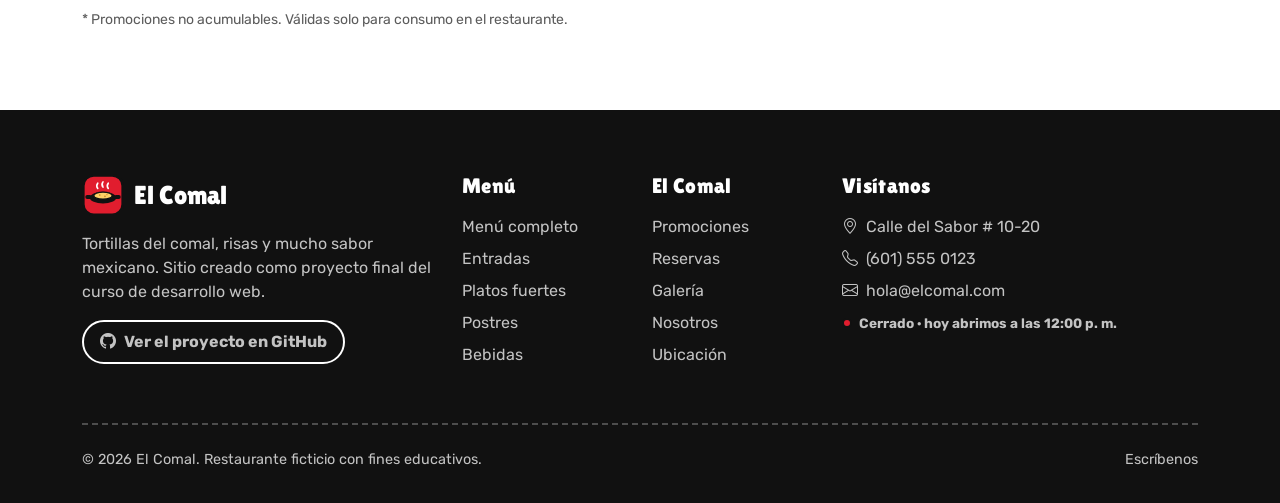
<file: paginas/promociones.html>
<!DOCTYPE html>
<!--
    ================================================================
    EL COMAL - Página subordinada: Promociones
    Promociones con cuenta regresiva hecha en JavaScript.

    Estructura semántica de HTML5 usada en esta página:
      <header> + <nav>  → menú principal
      <main>            → contenido principal
      <section>         → cada bloque temático
      <article>         → contenido independiente (platos, promos)
      <aside>           → información complementaria
      <footer>          → pie de página
    Repositorio: https://github.com/TU_USUARIO/TU_REPOSITORIO
    ================================================================
-->
<html lang="es">
<head>
    <!-- Metadatos -->
    <meta charset="UTF-8">
    <meta name="viewport" content="width=device-width, initial-scale=1.0">
    <meta name="description" content="Promociones y descuentos de El Comal.">
    <title>Promociones | El Comal</title>
    <link rel="icon" href="../img/logo.svg" type="image/svg+xml">

    <!-- Bootstrap 5 y sus íconos (desde CDN: no ocupan espacio en el proyecto) -->
    <link rel="stylesheet" href="https://cdn.jsdelivr.net/npm/bootstrap@5.3.3/dist/css/bootstrap.min.css">
    <link rel="stylesheet" href="https://cdn.jsdelivr.net/npm/bootstrap-icons@1.11.3/font/bootstrap-icons.min.css">

    <!-- Fuentes de Google: Lilita One (títulos) y Rubik (texto) -->
    <link rel="preconnect" href="https://fonts.googleapis.com">
    <link rel="preconnect" href="https://fonts.gstatic.com" crossorigin>
    <link rel="stylesheet" href="https://fonts.googleapis.com/css2?family=Lilita+One&family=Rubik:wght@400;500;600;700&display=swap">

    <!-- Estilos propios (después de Bootstrap para poder personalizarlo) -->
    <link rel="stylesheet" href="../css/estilos.css">
</head>
<body>
    <!-- Enlace para saltar el menú con el teclado (accesibilidad) -->
    <a class="saltar-contenido" href="#contenido">Saltar al contenido</a>

    <!-- HEADER + NAV: menú principal (navbar de Bootstrap, se colapsa en celulares) -->
    <header>
        <div class="papel-picado" aria-hidden="true"></div>
        <nav class="navbar navbar-expand-xl navbar-taco sticky-top" aria-label="Menú principal">
            <div class="container">
                <a class="navbar-brand" href="../index.html">
                    <img src="../img/logo.svg" alt="" width="42" height="42">
                    El Comal
                </a>
                <button class="navbar-toggler" type="button" data-bs-toggle="collapse" data-bs-target="#menuPrincipal" aria-controls="menuPrincipal" aria-expanded="false" aria-label="Abrir menú">
                    <span class="navbar-toggler-icon"></span>
                </button>
                <div class="collapse navbar-collapse" id="menuPrincipal">
                    <ul class="navbar-nav mx-auto gap-xl-1">
                        <li class="nav-item"><a class="nav-link" href="../index.html">Inicio</a></li>
                        <li class="nav-item dropdown">
                            <a class="nav-link dropdown-toggle" href="#" role="button" data-bs-toggle="dropdown" aria-expanded="false">Menú</a>
                            <ul class="dropdown-menu">
                            <li><a class="dropdown-item" href="menu.html"><span aria-hidden="true">🍽️</span> Menú completo</a></li>
                            <li><a class="dropdown-item" href="entradas.html"><span aria-hidden="true">🥑</span> Entradas</a></li>
                            <li><a class="dropdown-item" href="platos-fuertes.html"><span aria-hidden="true">🌮</span> Platos fuertes</a></li>
                            <li><a class="dropdown-item" href="postres.html"><span aria-hidden="true">🍫</span> Postres</a></li>
                            <li><a class="dropdown-item" href="bebidas.html"><span aria-hidden="true">🌺</span> Bebidas</a></li>
                            </ul>
                        </li>
                        <li class="nav-item"><a class="nav-link active" href="promociones.html" aria-current="page">Promos</a></li>
                        <li class="nav-item"><a class="nav-link" href="galeria.html">Galería</a></li>
                        <li class="nav-item"><a class="nav-link" href="nosotros.html">Nosotros</a></li>
                        <li class="nav-item"><a class="nav-link" href="ubicacion.html">Ubicación</a></li>
                        <li class="nav-item"><a class="nav-link" href="contacto.html">Contacto</a></li>
                    </ul>
                    <a class="btn btn-primary" href="reservas.html">Reservar mesa</a>
                </div>
            </div>
        </nav>
    </header>

    <!-- MAIN: contenido principal de la página -->
    <main id="contenido">
        <!-- Cabecera de la página con migas de pan (breadcrumb) -->
        <section class="pagina-cabecera">
            <div class="container">
                <nav aria-label="Ruta de navegación">
                    <ol class="breadcrumb">
                        <li class="breadcrumb-item"><a href="../index.html">Inicio</a></li>
                        <li class="breadcrumb-item active" aria-current="page">Promociones</li>
                    </ol>
                </nav>
                <h1>Promociones</h1>
                <p class="lead">Más tacos por menos plata. ¡Aprovecha!</p>
                <span class="sticker mt-3 bambolea">🔥 Precios locos</span>
            </div>
        </section>
        <div class="zigzag" aria-hidden="true"></div>

        <!-- Cuenta regresiva (la controla js/promociones.js) -->
        <section class="seccion bg-negro" aria-labelledby="tituloCuenta">
            <div class="container">
                <div class="row g-4 align-items-center">
                    <div class="col-lg-6">
                        <span class="sticker rojo mb-3">Promo de la semana</span>
                        <h2 class="titulo-seccion" id="tituloCuenta">Nachos Locos a mitad de precio</h2>
                        <p class="mb-0">La promoción termina el domingo a medianoche. ¡No te quedes sin probarlos!</p>
                    </div>
                    <div class="col-lg-6">
                        <div class="cuenta-regresiva justify-content-lg-end" id="cuentaRegresiva" aria-label="Tiempo restante de la promoción">
                            <div><strong id="crDias">0</strong><span>días</span></div>
                            <div><strong id="crHoras">00</strong><span>horas</span></div>
                            <div><strong id="crMinutos">00</strong><span>min</span></div>
                            <div><strong id="crSegundos">00</strong><span>seg</span></div>
                        </div>
                    </div>
                </div>
            </div>
        </section>

        <section class="seccion" aria-labelledby="tituloPromos">
            <div class="container">
                <h2 class="titulo-seccion mb-5" id="tituloPromos">Todas las promos</h2>
                <div class="row g-5">
                    <div class="col-md-6">
                        <article class="promo">
                            <span class="sticker rojo">2x1</span>
                            <div class="promo-emoji" aria-hidden="true">🌮</div>
                            <h3>Martes de tacos</h3>
                            <p class="texto-suave">Todos los martes, los Tacos al Pastor van 2x1. ¡Trae a tu combo!</p>
                            <span class="fw-bold"><i class="bi bi-calendar-event me-1" aria-hidden="true"></i>Solo martes</span>
                        </article>
                    </div>
                    <div class="col-md-6">
                        <article class="promo">
                            <span class="sticker rojo">-20%</span>
                            <div class="promo-emoji" aria-hidden="true">🍽️</div>
                            <h3>Combo familiar</h3>
                            <p class="texto-suave">2 burritos, 1 nachos locos y 1 jarra de agua fresca con 20 % de descuento.</p>
                            <span class="fw-bold"><i class="bi bi-calendar-event me-1" aria-hidden="true"></i>Todos los días</span>
                        </article>
                    </div>
                    <div class="col-md-6">
                        <article class="promo">
                            <span class="sticker rojo">Gratis</span>
                            <div class="promo-emoji" aria-hidden="true">🎂</div>
                            <h3>Cumpleañero feliz</h3>
                            <p class="texto-suave">Si cumples años, te regalamos un postre y te cantamos las mañanitas.</p>
                            <span class="fw-bold"><i class="bi bi-calendar-event me-1" aria-hidden="true"></i>Con documento</span>
                        </article>
                    </div>
                    <div class="col-md-6">
                        <article class="promo">
                            <span class="sticker rojo">-15%</span>
                            <div class="promo-emoji" aria-hidden="true">🎓</div>
                            <h3>Estudiantes</h3>
                            <p class="texto-suave">Muestra tu carné y obtén 15 % de descuento en platos fuertes.</p>
                            <span class="fw-bold"><i class="bi bi-calendar-event me-1" aria-hidden="true"></i>Lunes a jueves</span>
                        </article>
                    </div>
                </div>
                <p class="small texto-suave mt-5 mb-0">* Promociones no acumulables. Válidas solo para consumo en el restaurante.</p>
            </div>
        </section>
    </main>

    <!-- FOOTER: pie de página con enlaces y el repositorio de GitHub -->
    <footer class="pie">
        <div class="container">
            <div class="row g-4">
                <div class="col-lg-4">
                    <a class="navbar-brand mb-3" href="../index.html">
                        <img src="../img/logo.svg" alt="" width="42" height="42">
                        El Comal
                    </a>
                    <p>Tortillas del comal, risas y mucho sabor mexicano. Sitio creado como proyecto final del curso de desarrollo web.</p>
                    <a class="enlace-github" href="https://github.com/TU_USUARIO/TU_REPOSITORIO" target="_blank" rel="noopener noreferrer">
                        <i class="bi bi-github" aria-hidden="true"></i> Ver el proyecto en GitHub
                    </a>
                </div>
                <nav class="col-6 col-md-4 col-lg-2" aria-label="Menú del restaurante">
                    <h2>Menú</h2>
                    <ul>
                        <li><a href="menu.html">Menú completo</a></li>
                        <li><a href="entradas.html">Entradas</a></li>
                        <li><a href="platos-fuertes.html">Platos fuertes</a></li>
                        <li><a href="postres.html">Postres</a></li>
                        <li><a href="bebidas.html">Bebidas</a></li>
                    </ul>
                </nav>
                <nav class="col-6 col-md-4 col-lg-2" aria-label="El Comal">
                    <h2>El Comal</h2>
                    <ul>
                        <li><a href="promociones.html">Promociones</a></li>
                        <li><a href="reservas.html">Reservas</a></li>
                        <li><a href="galeria.html">Galería</a></li>
                        <li><a href="nosotros.html">Nosotros</a></li>
                        <li><a href="ubicacion.html">Ubicación</a></li>
                    </ul>
                </nav>
                <div class="col-md-4 col-lg-4">
                    <h2>Visítanos</h2>
                    <address class="mb-0">
                        <p class="mb-2"><i class="bi bi-geo-alt me-2" aria-hidden="true"></i>Calle del Sabor # 10-20</p>
                        <p class="mb-2"><i class="bi bi-telephone me-2" aria-hidden="true"></i>(601) 555 0123</p>
                        <p class="mb-2"><i class="bi bi-envelope me-2" aria-hidden="true"></i>hola@elcomal.com</p>
                    </address>
                    <p class="estado-local mb-0">Consultando horario…</p>
                </div>
            </div>
            <div class="pie-inferior d-flex flex-column flex-md-row justify-content-between gap-2">
                <span>© <span id="anio">2026</span> El Comal. Restaurante ficticio con fines educativos.</span>
                <a href="contacto.html">Escríbenos</a>
            </div>
        </div>
    </footer>

    <!-- Botón para volver arriba (lo muestra JavaScript al bajar) -->
    <button class="btn-arriba" id="btnArriba" type="button" aria-label="Volver arriba">
        <i class="bi bi-arrow-up" aria-hidden="true"></i>
    </button>

    <!-- Scripts al final del body: primero Bootstrap, luego los propios -->
    <script src="https://cdn.jsdelivr.net/npm/bootstrap@5.3.3/dist/js/bootstrap.bundle.min.js"></script>
    <script src="../js/main.js"></script>
    <script src="../js/promociones.js"></script>
</body>
</html>
</file>
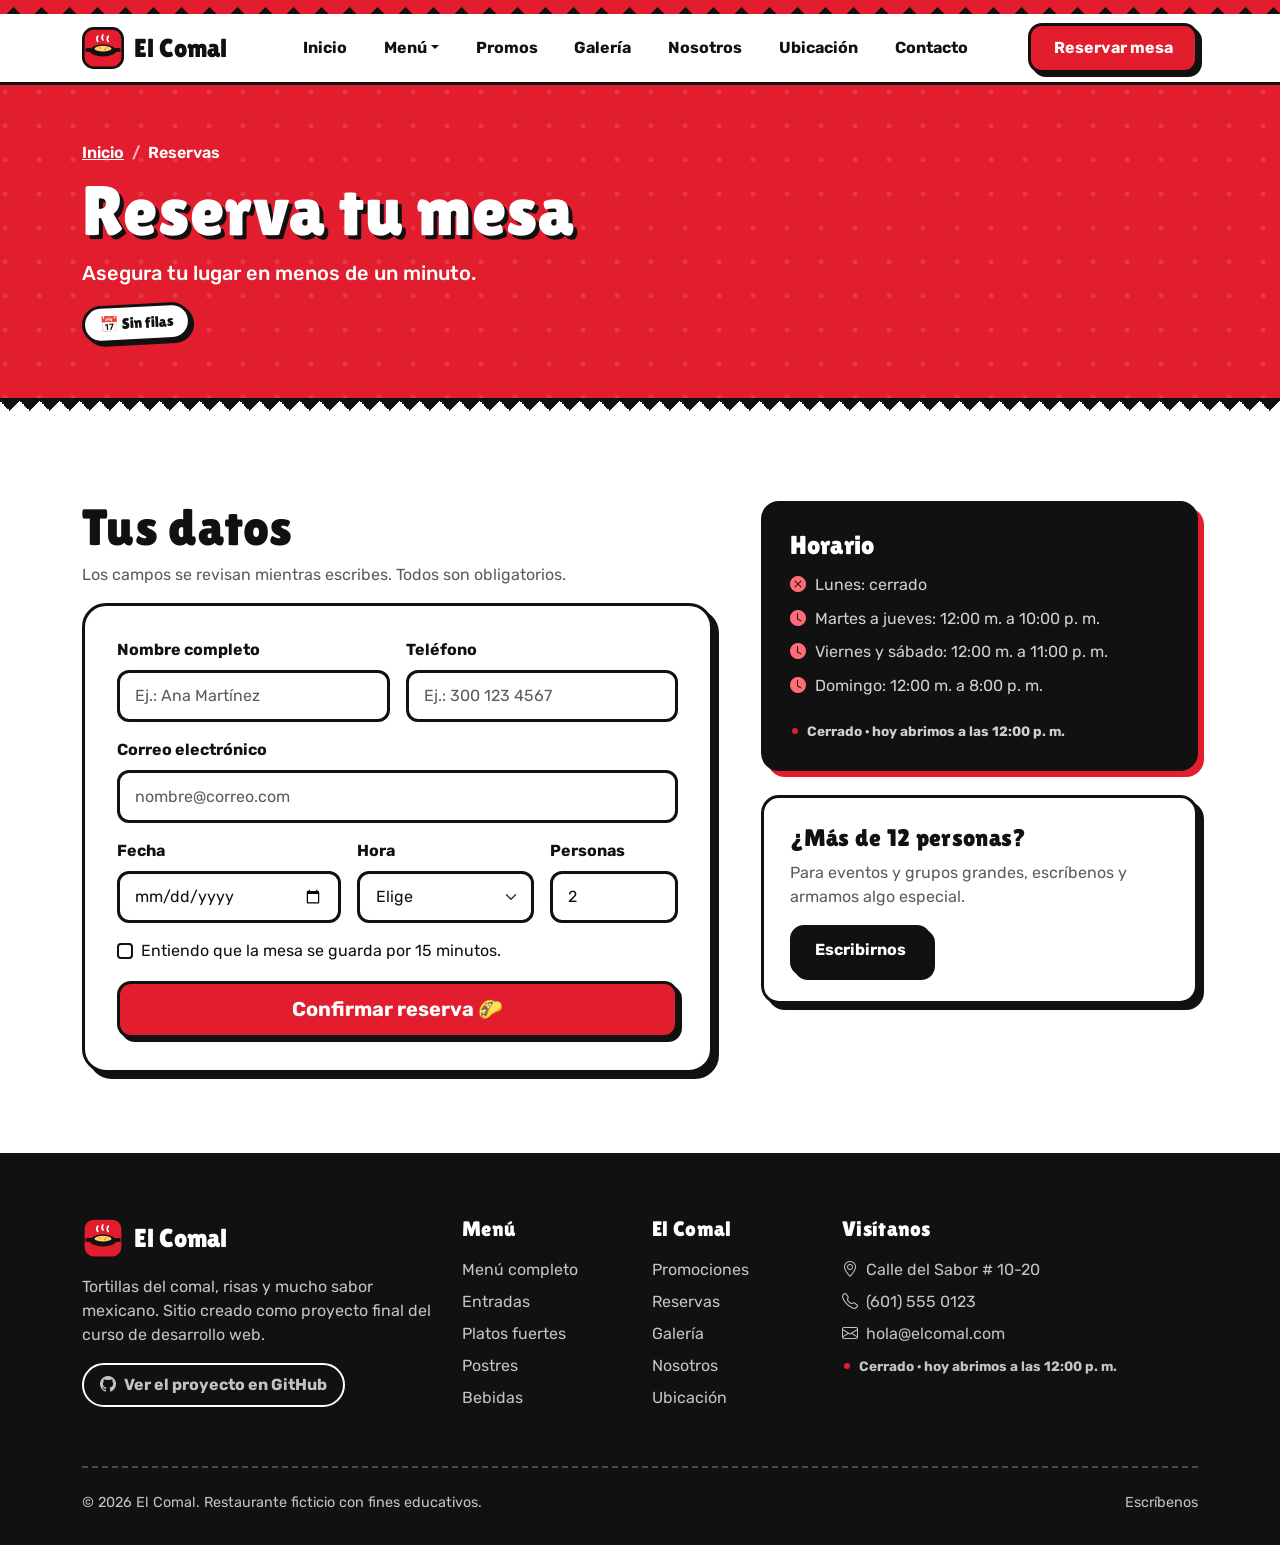
<file: paginas/reservas.html>
<!DOCTYPE html>
<!--
    ================================================================
    EL COMAL - Página subordinada: Reservas
    Formulario de reserva con validación en tiempo real.

    Estructura semántica de HTML5 usada en esta página:
      <header> + <nav>  → menú principal
      <main>            → contenido principal
      <section>         → cada bloque temático
      <article>         → contenido independiente (platos, promos)
      <aside>           → información complementaria
      <footer>          → pie de página
    Repositorio: https://github.com/TU_USUARIO/TU_REPOSITORIO
    ================================================================
-->
<html lang="es">
<head>
    <!-- Metadatos -->
    <meta charset="UTF-8">
    <meta name="viewport" content="width=device-width, initial-scale=1.0">
    <meta name="description" content="Reserva tu mesa en El Comal.">
    <title>Reservas | El Comal</title>
    <link rel="icon" href="../img/logo.svg" type="image/svg+xml">

    <!-- Bootstrap 5 y sus íconos (desde CDN: no ocupan espacio en el proyecto) -->
    <link rel="stylesheet" href="https://cdn.jsdelivr.net/npm/bootstrap@5.3.3/dist/css/bootstrap.min.css">
    <link rel="stylesheet" href="https://cdn.jsdelivr.net/npm/bootstrap-icons@1.11.3/font/bootstrap-icons.min.css">

    <!-- Fuentes de Google: Lilita One (títulos) y Rubik (texto) -->
    <link rel="preconnect" href="https://fonts.googleapis.com">
    <link rel="preconnect" href="https://fonts.gstatic.com" crossorigin>
    <link rel="stylesheet" href="https://fonts.googleapis.com/css2?family=Lilita+One&family=Rubik:wght@400;500;600;700&display=swap">

    <!-- Estilos propios (después de Bootstrap para poder personalizarlo) -->
    <link rel="stylesheet" href="../css/estilos.css">
</head>
<body>
    <!-- Enlace para saltar el menú con el teclado (accesibilidad) -->
    <a class="saltar-contenido" href="#contenido">Saltar al contenido</a>

    <!-- HEADER + NAV: menú principal (navbar de Bootstrap, se colapsa en celulares) -->
    <header>
        <div class="papel-picado" aria-hidden="true"></div>
        <nav class="navbar navbar-expand-xl navbar-taco sticky-top" aria-label="Menú principal">
            <div class="container">
                <a class="navbar-brand" href="../index.html">
                    <img src="../img/logo.svg" alt="" width="42" height="42">
                    El Comal
                </a>
                <button class="navbar-toggler" type="button" data-bs-toggle="collapse" data-bs-target="#menuPrincipal" aria-controls="menuPrincipal" aria-expanded="false" aria-label="Abrir menú">
                    <span class="navbar-toggler-icon"></span>
                </button>
                <div class="collapse navbar-collapse" id="menuPrincipal">
                    <ul class="navbar-nav mx-auto gap-xl-1">
                        <li class="nav-item"><a class="nav-link" href="../index.html">Inicio</a></li>
                        <li class="nav-item dropdown">
                            <a class="nav-link dropdown-toggle" href="#" role="button" data-bs-toggle="dropdown" aria-expanded="false">Menú</a>
                            <ul class="dropdown-menu">
                            <li><a class="dropdown-item" href="menu.html"><span aria-hidden="true">🍽️</span> Menú completo</a></li>
                            <li><a class="dropdown-item" href="entradas.html"><span aria-hidden="true">🥑</span> Entradas</a></li>
                            <li><a class="dropdown-item" href="platos-fuertes.html"><span aria-hidden="true">🌮</span> Platos fuertes</a></li>
                            <li><a class="dropdown-item" href="postres.html"><span aria-hidden="true">🍫</span> Postres</a></li>
                            <li><a class="dropdown-item" href="bebidas.html"><span aria-hidden="true">🌺</span> Bebidas</a></li>
                            </ul>
                        </li>
                        <li class="nav-item"><a class="nav-link" href="promociones.html">Promos</a></li>
                        <li class="nav-item"><a class="nav-link" href="galeria.html">Galería</a></li>
                        <li class="nav-item"><a class="nav-link" href="nosotros.html">Nosotros</a></li>
                        <li class="nav-item"><a class="nav-link" href="ubicacion.html">Ubicación</a></li>
                        <li class="nav-item"><a class="nav-link" href="contacto.html">Contacto</a></li>
                    </ul>
                    <a class="btn btn-primary" href="reservas.html">Reservar mesa</a>
                </div>
            </div>
        </nav>
    </header>

    <!-- MAIN: contenido principal de la página -->
    <main id="contenido">
        <!-- Cabecera de la página con migas de pan (breadcrumb) -->
        <section class="pagina-cabecera">
            <div class="container">
                <nav aria-label="Ruta de navegación">
                    <ol class="breadcrumb">
                        <li class="breadcrumb-item"><a href="../index.html">Inicio</a></li>
                        <li class="breadcrumb-item active" aria-current="page">Reservas</li>
                    </ol>
                </nav>
                <h1>Reserva tu mesa</h1>
                <p class="lead">Asegura tu lugar en menos de un minuto.</p>
                <span class="sticker mt-3 bambolea">📅 Sin filas</span>
            </div>
        </section>
        <div class="zigzag" aria-hidden="true"></div>

        <section class="seccion" aria-labelledby="tituloReserva">
            <div class="container">
                <div class="row g-4 g-lg-5">
                    <div class="col-lg-7">
                        <h2 class="titulo-seccion" id="tituloReserva">Tus datos</h2>
                        <p class="texto-suave">Los campos se revisan mientras escribes. Todos son obligatorios.</p>

                        <!-- novalidate: la validación la hace JavaScript (js/validacion.js y js/reservas.js) -->
                        <form class="formulario" id="formReserva" novalidate>
                            <div class="alerta-formulario alert d-none" role="alert" aria-live="assertive"></div>
                            <div class="row g-3">
                                <div class="col-md-6">
                                    <label class="form-label" for="nombreReserva">Nombre completo</label>
                                    <input class="form-control" type="text" id="nombreReserva" name="nombre" autocomplete="name" placeholder="Ej.: Ana Martínez" required>
                                    <div class="invalid-feedback"></div>
                                </div>
                                <div class="col-md-6">
                                    <label class="form-label" for="telefonoReserva">Teléfono</label>
                                    <input class="form-control" type="tel" id="telefonoReserva" name="telefono" autocomplete="tel" placeholder="Ej.: 300 123 4567" required>
                                    <div class="invalid-feedback"></div>
                                </div>
                                <div class="col-12">
                                    <label class="form-label" for="correoReserva">Correo electrónico</label>
                                    <input class="form-control" type="email" id="correoReserva" name="correo" autocomplete="email" placeholder="nombre@correo.com" required>
                                    <div class="invalid-feedback"></div>
                                </div>
                                <div class="col-md-5">
                                    <label class="form-label" for="fechaReserva">Fecha</label>
                                    <input class="form-control" type="date" id="fechaReserva" name="fecha" required>
                                    <div class="invalid-feedback"></div>
                                </div>
                                <div class="col-md-4">
                                    <label class="form-label" for="horaReserva">Hora</label>
                                    <select class="form-select" id="horaReserva" name="hora" required>
                                        <option value="">Elige</option>
                                        <option value="12">12:00 p. m.</option>
                                        <option value="13">1:00 p. m.</option>
                                        <option value="14">2:00 p. m.</option>
                                        <option value="15">3:00 p. m.</option>
                                        <option value="16">4:00 p. m.</option>
                                        <option value="17">5:00 p. m.</option>
                                        <option value="18">6:00 p. m.</option>
                                        <option value="19">7:00 p. m.</option>
                                        <option value="20">8:00 p. m.</option>
                                        <option value="21">9:00 p. m.</option>
                                        <option value="22">10:00 p. m.</option>
                                    </select>
                                    <div class="invalid-feedback"></div>
                                </div>
                                <div class="col-md-3">
                                    <label class="form-label" for="personasReserva">Personas</label>
                                    <input class="form-control" type="number" id="personasReserva" name="personas" min="1" max="12" value="2" required>
                                    <div class="invalid-feedback"></div>
                                </div>
                                <div class="col-12">
                                    <div class="form-check">
                                        <input class="form-check-input" type="checkbox" id="aceptoReserva" name="acepto" required>
                                        <label class="form-check-label" for="aceptoReserva">Entiendo que la mesa se guarda por 15 minutos.</label>
                                        <div class="invalid-feedback"></div>
                                    </div>
                                </div>
                                <div class="col-12">
                                    <button class="btn btn-primary btn-lg w-100" type="submit">Confirmar reserva 🌮</button>
                                </div>
                            </div>
                        </form>
                        <div class="resumen-reserva mt-4 d-none" id="resumenReserva" aria-live="polite"></div>
                    </div>

                    <div class="col-lg-5">
                        <!-- ASIDE: horario -->
                        <aside class="panel-aside">
                            <h2>Horario</h2>
                            <ul class="lista-check mb-3">
                                <li><i class="bi bi-x-circle-fill" aria-hidden="true"></i>Lunes: cerrado</li>
                                <li><i class="bi bi-clock-fill" aria-hidden="true"></i>Martes a jueves: 12:00 m. a 10:00 p. m.</li>
                                <li><i class="bi bi-clock-fill" aria-hidden="true"></i>Viernes y sábado: 12:00 m. a 11:00 p. m.</li>
                                <li><i class="bi bi-clock-fill" aria-hidden="true"></i>Domingo: 12:00 m. a 8:00 p. m.</li>
                            </ul>
                            <p class="estado-local mb-0">Consultando horario…</p>
                        </aside>
                        <div class="caja mt-4 h-auto">
                            <h3>¿Más de 12 personas?</h3>
                            <p class="texto-suave">Para eventos y grupos grandes, escríbenos y armamos algo especial.</p>
                            <a class="btn btn-dark" href="contacto.html">Escribirnos</a>
                        </div>
                    </div>
                </div>
            </div>
        </section>
    </main>

    <!-- FOOTER: pie de página con enlaces y el repositorio de GitHub -->
    <footer class="pie">
        <div class="container">
            <div class="row g-4">
                <div class="col-lg-4">
                    <a class="navbar-brand mb-3" href="../index.html">
                        <img src="../img/logo.svg" alt="" width="42" height="42">
                        El Comal
                    </a>
                    <p>Tortillas del comal, risas y mucho sabor mexicano. Sitio creado como proyecto final del curso de desarrollo web.</p>
                    <a class="enlace-github" href="https://github.com/TU_USUARIO/TU_REPOSITORIO" target="_blank" rel="noopener noreferrer">
                        <i class="bi bi-github" aria-hidden="true"></i> Ver el proyecto en GitHub
                    </a>
                </div>
                <nav class="col-6 col-md-4 col-lg-2" aria-label="Menú del restaurante">
                    <h2>Menú</h2>
                    <ul>
                        <li><a href="menu.html">Menú completo</a></li>
                        <li><a href="entradas.html">Entradas</a></li>
                        <li><a href="platos-fuertes.html">Platos fuertes</a></li>
                        <li><a href="postres.html">Postres</a></li>
                        <li><a href="bebidas.html">Bebidas</a></li>
                    </ul>
                </nav>
                <nav class="col-6 col-md-4 col-lg-2" aria-label="El Comal">
                    <h2>El Comal</h2>
                    <ul>
                        <li><a href="promociones.html">Promociones</a></li>
                        <li><a href="reservas.html">Reservas</a></li>
                        <li><a href="galeria.html">Galería</a></li>
                        <li><a href="nosotros.html">Nosotros</a></li>
                        <li><a href="ubicacion.html">Ubicación</a></li>
                    </ul>
                </nav>
                <div class="col-md-4 col-lg-4">
                    <h2>Visítanos</h2>
                    <address class="mb-0">
                        <p class="mb-2"><i class="bi bi-geo-alt me-2" aria-hidden="true"></i>Calle del Sabor # 10-20</p>
                        <p class="mb-2"><i class="bi bi-telephone me-2" aria-hidden="true"></i>(601) 555 0123</p>
                        <p class="mb-2"><i class="bi bi-envelope me-2" aria-hidden="true"></i>hola@elcomal.com</p>
                    </address>
                    <p class="estado-local mb-0">Consultando horario…</p>
                </div>
            </div>
            <div class="pie-inferior d-flex flex-column flex-md-row justify-content-between gap-2">
                <span>© <span id="anio">2026</span> El Comal. Restaurante ficticio con fines educativos.</span>
                <a href="contacto.html">Escríbenos</a>
            </div>
        </div>
    </footer>

    <!-- Botón para volver arriba (lo muestra JavaScript al bajar) -->
    <button class="btn-arriba" id="btnArriba" type="button" aria-label="Volver arriba">
        <i class="bi bi-arrow-up" aria-hidden="true"></i>
    </button>

    <!-- Scripts al final del body: primero Bootstrap, luego los propios -->
    <script src="https://cdn.jsdelivr.net/npm/bootstrap@5.3.3/dist/js/bootstrap.bundle.min.js"></script>
    <script src="../js/main.js"></script>
    <script src="../js/validacion.js"></script>
    <script src="../js/reservas.js"></script>
</body>
</html>
</file>
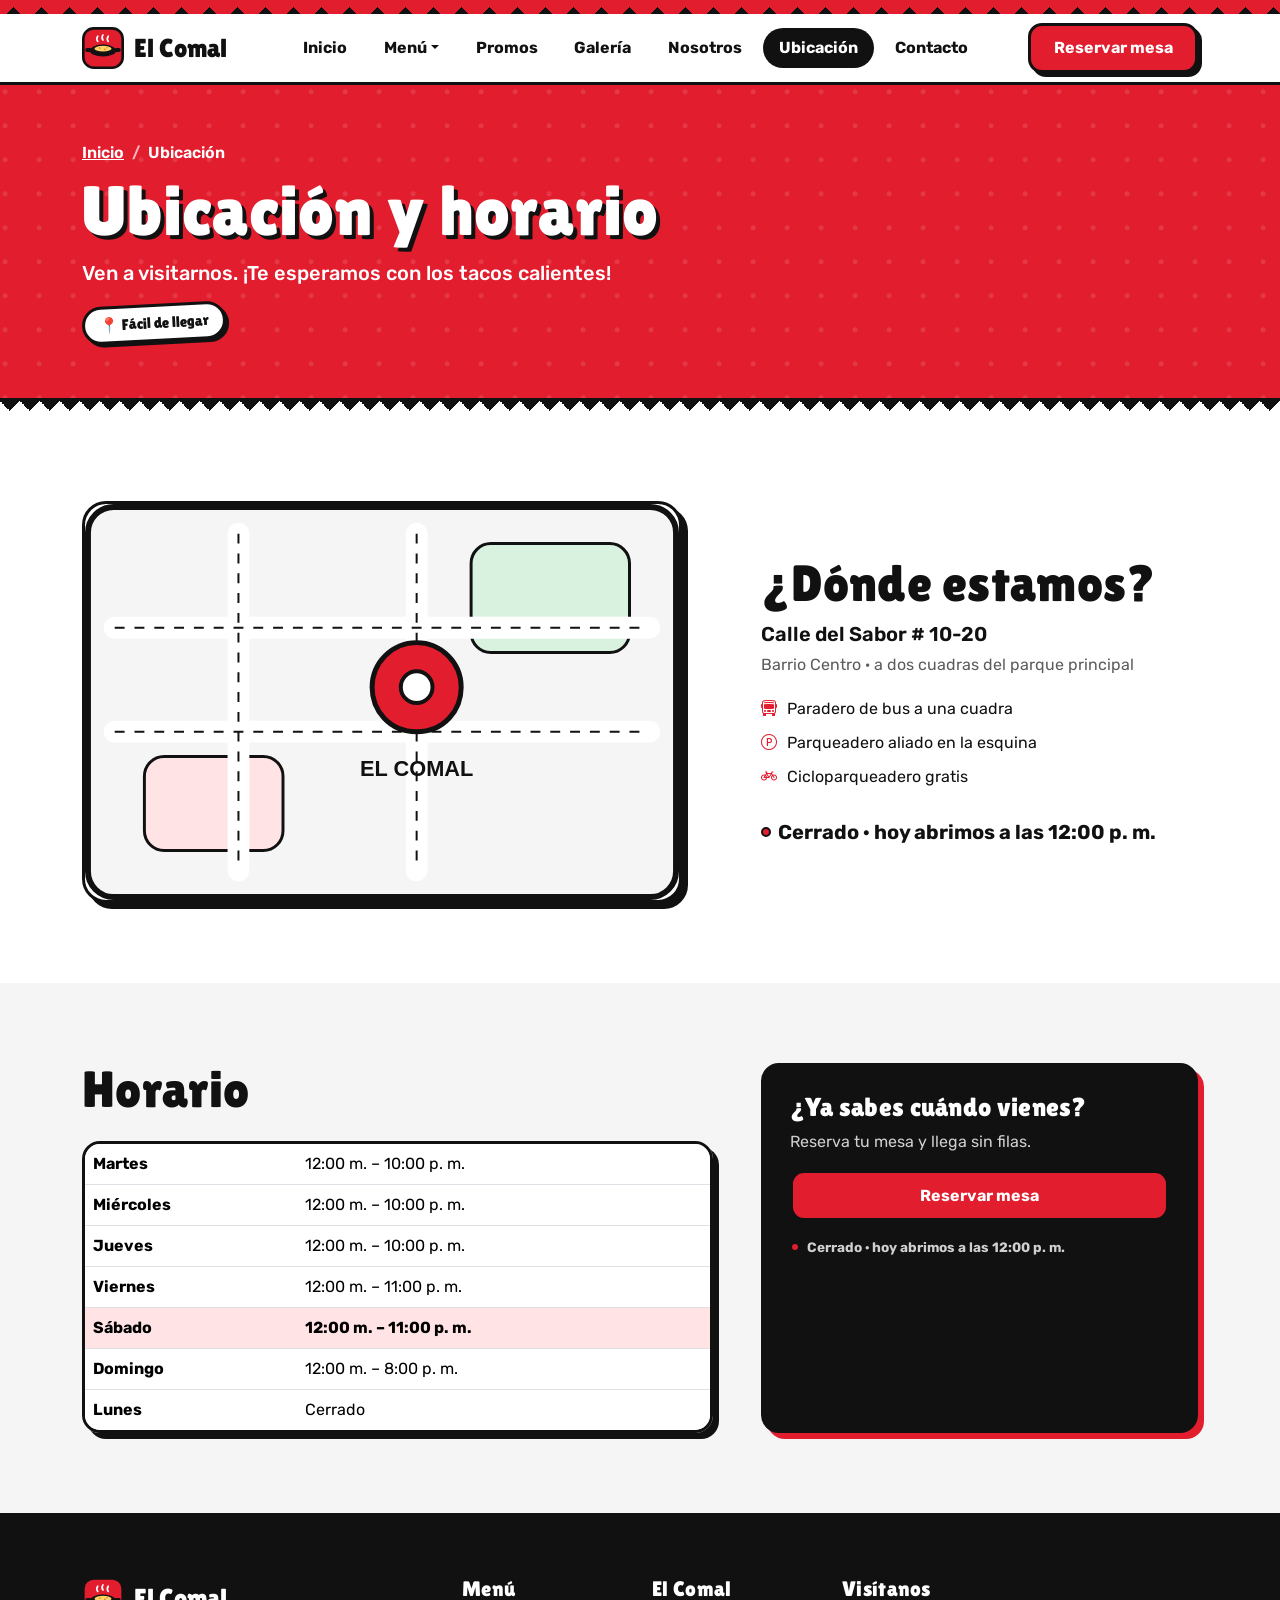
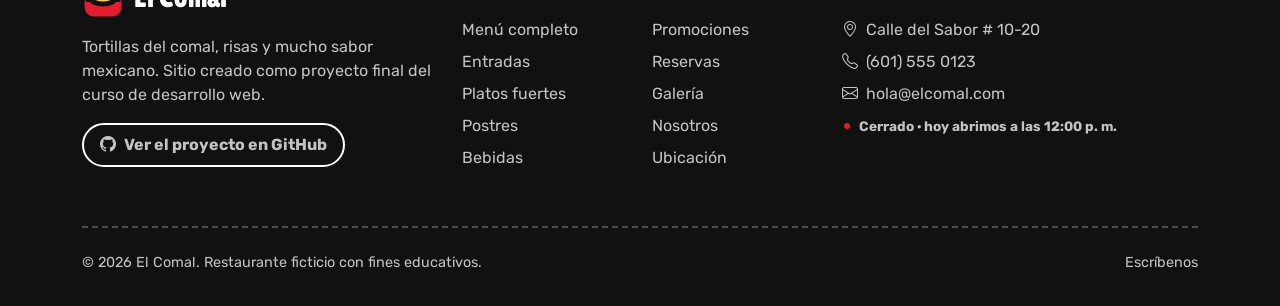
<file: paginas/ubicacion.html>
<!DOCTYPE html>
<!--
    ================================================================
    EL COMAL - Página subordinada: Ubicación y horario
    Dirección, mapa y horario con indicador de abierto/cerrado.

    Estructura semántica de HTML5 usada en esta página:
      <header> + <nav>  → menú principal
      <main>            → contenido principal
      <section>         → cada bloque temático
      <article>         → contenido independiente (platos, promos)
      <aside>           → información complementaria
      <footer>          → pie de página
    Repositorio: https://github.com/TU_USUARIO/TU_REPOSITORIO
    ================================================================
-->
<html lang="es">
<head>
    <!-- Metadatos -->
    <meta charset="UTF-8">
    <meta name="viewport" content="width=device-width, initial-scale=1.0">
    <meta name="description" content="Dirección y horario de El Comal.">
    <title>Ubicación | El Comal</title>
    <link rel="icon" href="../img/logo.svg" type="image/svg+xml">

    <!-- Bootstrap 5 y sus íconos (desde CDN: no ocupan espacio en el proyecto) -->
    <link rel="stylesheet" href="https://cdn.jsdelivr.net/npm/bootstrap@5.3.3/dist/css/bootstrap.min.css">
    <link rel="stylesheet" href="https://cdn.jsdelivr.net/npm/bootstrap-icons@1.11.3/font/bootstrap-icons.min.css">

    <!-- Fuentes de Google: Lilita One (títulos) y Rubik (texto) -->
    <link rel="preconnect" href="https://fonts.googleapis.com">
    <link rel="preconnect" href="https://fonts.gstatic.com" crossorigin>
    <link rel="stylesheet" href="https://fonts.googleapis.com/css2?family=Lilita+One&family=Rubik:wght@400;500;600;700&display=swap">

    <!-- Estilos propios (después de Bootstrap para poder personalizarlo) -->
    <link rel="stylesheet" href="../css/estilos.css">
</head>
<body>
    <!-- Enlace para saltar el menú con el teclado (accesibilidad) -->
    <a class="saltar-contenido" href="#contenido">Saltar al contenido</a>

    <!-- HEADER + NAV: menú principal (navbar de Bootstrap, se colapsa en celulares) -->
    <header>
        <div class="papel-picado" aria-hidden="true"></div>
        <nav class="navbar navbar-expand-xl navbar-taco sticky-top" aria-label="Menú principal">
            <div class="container">
                <a class="navbar-brand" href="../index.html">
                    <img src="../img/logo.svg" alt="" width="42" height="42">
                    El Comal
                </a>
                <button class="navbar-toggler" type="button" data-bs-toggle="collapse" data-bs-target="#menuPrincipal" aria-controls="menuPrincipal" aria-expanded="false" aria-label="Abrir menú">
                    <span class="navbar-toggler-icon"></span>
                </button>
                <div class="collapse navbar-collapse" id="menuPrincipal">
                    <ul class="navbar-nav mx-auto gap-xl-1">
                        <li class="nav-item"><a class="nav-link" href="../index.html">Inicio</a></li>
                        <li class="nav-item dropdown">
                            <a class="nav-link dropdown-toggle" href="#" role="button" data-bs-toggle="dropdown" aria-expanded="false">Menú</a>
                            <ul class="dropdown-menu">
                            <li><a class="dropdown-item" href="menu.html"><span aria-hidden="true">🍽️</span> Menú completo</a></li>
                            <li><a class="dropdown-item" href="entradas.html"><span aria-hidden="true">🥑</span> Entradas</a></li>
                            <li><a class="dropdown-item" href="platos-fuertes.html"><span aria-hidden="true">🌮</span> Platos fuertes</a></li>
                            <li><a class="dropdown-item" href="postres.html"><span aria-hidden="true">🍫</span> Postres</a></li>
                            <li><a class="dropdown-item" href="bebidas.html"><span aria-hidden="true">🌺</span> Bebidas</a></li>
                            </ul>
                        </li>
                        <li class="nav-item"><a class="nav-link" href="promociones.html">Promos</a></li>
                        <li class="nav-item"><a class="nav-link" href="galeria.html">Galería</a></li>
                        <li class="nav-item"><a class="nav-link" href="nosotros.html">Nosotros</a></li>
                        <li class="nav-item"><a class="nav-link active" href="ubicacion.html" aria-current="page">Ubicación</a></li>
                        <li class="nav-item"><a class="nav-link" href="contacto.html">Contacto</a></li>
                    </ul>
                    <a class="btn btn-primary" href="reservas.html">Reservar mesa</a>
                </div>
            </div>
        </nav>
    </header>

    <!-- MAIN: contenido principal de la página -->
    <main id="contenido">
        <!-- Cabecera de la página con migas de pan (breadcrumb) -->
        <section class="pagina-cabecera">
            <div class="container">
                <nav aria-label="Ruta de navegación">
                    <ol class="breadcrumb">
                        <li class="breadcrumb-item"><a href="../index.html">Inicio</a></li>
                        <li class="breadcrumb-item active" aria-current="page">Ubicación</li>
                    </ol>
                </nav>
                <h1>Ubicación y horario</h1>
                <p class="lead">Ven a visitarnos. ¡Te esperamos con los tacos calientes!</p>
                <span class="sticker mt-3 bambolea">📍 Fácil de llegar</span>
            </div>
        </section>
        <div class="zigzag" aria-hidden="true"></div>

        <section class="seccion" aria-labelledby="tituloUbicacion">
            <div class="container">
                <div class="row g-5 align-items-center">
                    <div class="col-lg-7">
                        <img class="img-fluid imagen-caja" src="../img/mapa.svg" alt="Mapa ilustrativo con la ubicación del restaurante en la esquina de dos calles" width="600" height="400" loading="lazy">
                    </div>
                    <div class="col-lg-5">
                        <h2 class="titulo-seccion" id="tituloUbicacion">¿Dónde estamos?</h2>
                        <address>
                            <p class="fs-5 fw-semibold mb-1">Calle del Sabor # 10-20</p>
                            <p class="texto-suave">Barrio Centro · a dos cuadras del parque principal</p>
                        </address>
                        <ul class="lista-check mb-4">
                            <li><i class="bi bi-bus-front" aria-hidden="true"></i>Paradero de bus a una cuadra</li>
                            <li><i class="bi bi-p-circle" aria-hidden="true"></i>Parqueadero aliado en la esquina</li>
                            <li><i class="bi bi-bicycle" aria-hidden="true"></i>Cicloparqueadero gratis</li>
                        </ul>
                        <p class="estado-local fs-5 mb-0">Consultando horario…</p>
                    </div>
                </div>
            </div>
        </section>

        <section class="seccion bg-gris" aria-labelledby="tituloHorario">
            <div class="container">
                <div class="row g-5">
                    <div class="col-lg-7">
                        <h2 class="titulo-seccion mb-4" id="tituloHorario">Horario</h2>
                        <!-- JavaScript resalta la fila de hoy -->
                        <div class="tabla-horario">
                            <table class="table mb-0 align-middle">
                                <caption class="visually-hidden">Horario de atención por día</caption>
                                <tbody>
                                    <tr data-dia="2"><th scope="row">Martes</th><td>12:00 m. – 10:00 p. m.</td></tr>
                                    <tr data-dia="3"><th scope="row">Miércoles</th><td>12:00 m. – 10:00 p. m.</td></tr>
                                    <tr data-dia="4"><th scope="row">Jueves</th><td>12:00 m. – 10:00 p. m.</td></tr>
                                    <tr data-dia="5"><th scope="row">Viernes</th><td>12:00 m. – 11:00 p. m.</td></tr>
                                    <tr data-dia="6"><th scope="row">Sábado</th><td>12:00 m. – 11:00 p. m.</td></tr>
                                    <tr data-dia="0"><th scope="row">Domingo</th><td>12:00 m. – 8:00 p. m.</td></tr>
                                    <tr data-dia="1"><th scope="row">Lunes</th><td>Cerrado</td></tr>
                                </tbody>
                            </table>
                        </div>
                    </div>
                    <div class="col-lg-5">
                        <!-- ASIDE: información complementaria -->
                        <aside class="panel-aside h-100">
                            <h2>¿Ya sabes cuándo vienes?</h2>
                            <p>Reserva tu mesa y llega sin filas.</p>
                            <a class="btn btn-primary w-100" href="reservas.html">Reservar mesa</a>
                            <p class="estado-local mt-3 mb-0">Consultando horario…</p>
                        </aside>
                    </div>
                </div>
            </div>
        </section>
    </main>

    <!-- FOOTER: pie de página con enlaces y el repositorio de GitHub -->
    <footer class="pie">
        <div class="container">
            <div class="row g-4">
                <div class="col-lg-4">
                    <a class="navbar-brand mb-3" href="../index.html">
                        <img src="../img/logo.svg" alt="" width="42" height="42">
                        El Comal
                    </a>
                    <p>Tortillas del comal, risas y mucho sabor mexicano. Sitio creado como proyecto final del curso de desarrollo web.</p>
                    <a class="enlace-github" href="https://github.com/TU_USUARIO/TU_REPOSITORIO" target="_blank" rel="noopener noreferrer">
                        <i class="bi bi-github" aria-hidden="true"></i> Ver el proyecto en GitHub
                    </a>
                </div>
                <nav class="col-6 col-md-4 col-lg-2" aria-label="Menú del restaurante">
                    <h2>Menú</h2>
                    <ul>
                        <li><a href="menu.html">Menú completo</a></li>
                        <li><a href="entradas.html">Entradas</a></li>
                        <li><a href="platos-fuertes.html">Platos fuertes</a></li>
                        <li><a href="postres.html">Postres</a></li>
                        <li><a href="bebidas.html">Bebidas</a></li>
                    </ul>
                </nav>
                <nav class="col-6 col-md-4 col-lg-2" aria-label="El Comal">
                    <h2>El Comal</h2>
                    <ul>
                        <li><a href="promociones.html">Promociones</a></li>
                        <li><a href="reservas.html">Reservas</a></li>
                        <li><a href="galeria.html">Galería</a></li>
                        <li><a href="nosotros.html">Nosotros</a></li>
                        <li><a href="ubicacion.html">Ubicación</a></li>
                    </ul>
                </nav>
                <div class="col-md-4 col-lg-4">
                    <h2>Visítanos</h2>
                    <address class="mb-0">
                        <p class="mb-2"><i class="bi bi-geo-alt me-2" aria-hidden="true"></i>Calle del Sabor # 10-20</p>
                        <p class="mb-2"><i class="bi bi-telephone me-2" aria-hidden="true"></i>(601) 555 0123</p>
                        <p class="mb-2"><i class="bi bi-envelope me-2" aria-hidden="true"></i>hola@elcomal.com</p>
                    </address>
                    <p class="estado-local mb-0">Consultando horario…</p>
                </div>
            </div>
            <div class="pie-inferior d-flex flex-column flex-md-row justify-content-between gap-2">
                <span>© <span id="anio">2026</span> El Comal. Restaurante ficticio con fines educativos.</span>
                <a href="contacto.html">Escríbenos</a>
            </div>
        </div>
    </footer>

    <!-- Botón para volver arriba (lo muestra JavaScript al bajar) -->
    <button class="btn-arriba" id="btnArriba" type="button" aria-label="Volver arriba">
        <i class="bi bi-arrow-up" aria-hidden="true"></i>
    </button>

    <!-- Scripts al final del body: primero Bootstrap, luego los propios -->
    <script src="https://cdn.jsdelivr.net/npm/bootstrap@5.3.3/dist/js/bootstrap.bundle.min.js"></script>
    <script src="../js/main.js"></script>
</body>
</html>
</file>
<file: css/estilos.css>
/* =====================================================================
   EL COMAL - estilos.css
   ---------------------------------------------------------------------
   Estilos propios que se aplican ENCIMA de Bootstrap 5.
   Identidad: divertida y llamativa en negro, blanco y rojo.
   Rasgos del estilo: letras grandes, bordes gruesos negros, sombras
   sólidas tipo cómic y "stickers" girados.

   Índice
     1. Variables de identidad (colores, fuentes y medidas)
     2. Ajustes a Bootstrap
     3. Base y tipografía
     4. Menú de navegación
     5. Carrusel de la página de inicio
     6. Secciones, títulos y separadores
     7. Tarjetas de platos (resaltado y detalles)
     8. Cabecera de las páginas subordinadas
     9. Componentes (características, cifras, accesos, aside, promos...)
    10. Galería
    11. Formularios
    12. Pie de página y botón "volver arriba"
    13. Animaciones
    14. Diseño responsivo
   ===================================================================== */


/* ---------------------------------------------------------------------
   1. Variables de identidad
   --------------------------------------------------------------------- */
:root {
    /* Colores */
    --rojo: #e11d2e;
    --rojo-oscuro: #b5121f;
    --rojo-suave: #ffe3e5;
    --negro: #111111;
    --gris: #f5f5f5;
    --gris-texto: #5c5c5c;
    --blanco: #ffffff;

    /* Bordes y sombras tipo cómic */
    --borde: 3px solid var(--negro);
    --sombra: 6px 6px 0 var(--negro);
    --sombra-roja: 10px 10px 0 var(--rojo);
    --radio: 18px;

    /* Fuentes */
    --fuente-titulos: "Lilita One", "Arial Black", sans-serif;
    --fuente-texto: "Rubik", "Segoe UI", system-ui, sans-serif;

    /* Bootstrap lee estas variables y usa nuestro rojo como primario */
    --bs-primary: var(--rojo);
    --bs-primary-rgb: 225, 29, 46;
    --bs-link-color: var(--rojo);
    --bs-link-color-rgb: 225, 29, 46;
    --bs-link-hover-color: var(--rojo-oscuro);
    --bs-body-font-family: var(--fuente-texto);
    --bs-body-color: var(--negro);
    --bs-border-radius: 12px;
}


/* ---------------------------------------------------------------------
   2. Ajustes a Bootstrap
   --------------------------------------------------------------------- */

/* Botones con borde grueso y sombra sólida */
.btn {
    font-weight: 700;
    border: var(--borde);
    border-radius: 14px;
    padding: 0.65rem 1.4rem;
    box-shadow: 4px 4px 0 var(--negro);
    transition: transform 0.15s ease, box-shadow 0.15s ease, background-color 0.2s;
}

.btn:hover {
    transform: translate(-2px, -2px);
    box-shadow: 6px 6px 0 var(--negro);
}

.btn:active {
    transform: translate(2px, 2px);
    box-shadow: 1px 1px 0 var(--negro);
}

.btn-primary {
    --bs-btn-bg: var(--rojo);
    --bs-btn-border-color: var(--negro);
    --bs-btn-hover-bg: var(--rojo-oscuro);
    --bs-btn-hover-border-color: var(--negro);
    --bs-btn-active-bg: var(--rojo-oscuro);
    --bs-btn-active-border-color: var(--negro);
}

.btn-dark {
    --bs-btn-bg: var(--negro);
    --bs-btn-border-color: var(--negro);
    --bs-btn-hover-bg: #2a2a2a;
    --bs-btn-hover-border-color: var(--negro);
}

.btn-light {
    --bs-btn-bg: var(--blanco);
    --bs-btn-border-color: var(--negro);
    --bs-btn-hover-bg: var(--gris);
    --bs-btn-hover-border-color: var(--negro);
}

/* Botones de filtro del menú */
.btn-filtro {
    --bs-btn-bg: var(--blanco);
    --bs-btn-color: var(--negro);
    --bs-btn-border-color: var(--negro);
    --bs-btn-hover-bg: var(--rojo-suave);
    --bs-btn-hover-color: var(--negro);
    --bs-btn-hover-border-color: var(--negro);
    padding: 0.45rem 1rem;
    box-shadow: 3px 3px 0 var(--negro);
}

/* JavaScript le pone "activo" al filtro elegido */
.btn-filtro.activo {
    --bs-btn-bg: var(--rojo);
    --bs-btn-color: var(--blanco);
    --bs-btn-hover-bg: var(--rojo-oscuro);
    --bs-btn-hover-color: var(--blanco);
}

.form-control,
.form-select {
    border: var(--borde);
    border-radius: 12px;
    padding: 0.7rem 0.95rem;
}

.form-control:focus,
.form-select:focus,
.form-check-input:focus {
    border-color: var(--rojo);
    box-shadow: 0 0 0 4px rgba(225, 29, 46, 0.2);
}

.form-check-input {
    border: 2px solid var(--negro);
}

.form-check-input:checked {
    background-color: var(--rojo);
    border-color: var(--negro);
}

.input-group-text {
    border: var(--borde);
    background: var(--gris);
    font-weight: 700;
}

.accordion {
    --bs-accordion-border-color: var(--negro);
    --bs-accordion-border-width: 3px;
    --bs-accordion-border-radius: 16px;
    --bs-accordion-inner-border-radius: 13px;
    --bs-accordion-active-bg: var(--rojo-suave);
    --bs-accordion-active-color: var(--negro);
    --bs-accordion-btn-focus-box-shadow: 0 0 0 4px rgba(225, 29, 46, 0.2);
    box-shadow: var(--sombra);
    border-radius: 16px;
}

.accordion-button {
    font-weight: 700;
}

.table {
    --bs-table-striped-bg: var(--gris);
}

.modal-content {
    border: var(--borde);
    border-radius: 24px;
    box-shadow: 10px 10px 0 var(--negro);
    overflow: hidden;
}


/* ---------------------------------------------------------------------
   3. Base y tipografía
   --------------------------------------------------------------------- */
body {
    background: var(--blanco);
    -webkit-font-smoothing: antialiased;
}

h1, h2, h3, .titulo {
    font-family: var(--fuente-titulos);
    font-weight: 400;
    letter-spacing: 0.3px;
}

.texto-suave {
    color: var(--gris-texto);
}

.text-rojo {
    color: var(--rojo);
}

.bg-gris {
    background: var(--gris);
}

.bg-negro {
    background: var(--negro);
    color: var(--blanco);
}

.bg-rojo {
    background: var(--rojo);
    color: var(--blanco);
}

/* Enlace para saltar al contenido con el teclado */
.saltar-contenido {
    position: absolute;
    left: 1rem;
    top: -60px;
    z-index: 2000;
    padding: 0.6rem 1rem;
    border: var(--borde);
    border-radius: 10px;
    background: var(--rojo);
    color: var(--blanco);
    font-weight: 700;
    text-decoration: none;
    transition: top 0.2s;
}

.saltar-contenido:focus {
    top: 1rem;
    color: var(--blanco);
}

/* "Sticker" girado para destacar textos */
.sticker {
    display: inline-block;
    padding: 0.3rem 0.9rem;
    border: var(--borde);
    border-radius: 999px;
    background: var(--blanco);
    color: var(--negro);
    font-family: var(--fuente-titulos);
    font-size: 0.95rem;
    box-shadow: 3px 3px 0 var(--negro);
    transform: rotate(-3deg);
}

.sticker.rojo {
    background: var(--rojo);
    color: var(--blanco);
}


/* ---------------------------------------------------------------------
   4. Menú de navegación
   --------------------------------------------------------------------- */

/* Franja superior tipo "papel picado" */
.papel-picado {
    height: 14px;
    background:
        linear-gradient(135deg, var(--rojo) 50%, transparent 50%) 0 0 / 28px 14px repeat-x,
        linear-gradient(225deg, var(--rojo) 50%, transparent 50%) 0 0 / 28px 14px repeat-x,
        var(--negro);
}

.navbar-taco {
    background: var(--blanco);
    border-bottom: var(--borde);
    transition: box-shadow 0.25s;
}

/* JavaScript agrega esta clase al bajar en la página */
.navbar-taco.con-sombra {
    box-shadow: 0 6px 0 rgba(17, 17, 17, 0.12);
}

.navbar-brand {
    display: flex;
    align-items: center;
    gap: 0.6rem;
    font-family: var(--fuente-titulos);
    font-size: 1.6rem;
    color: var(--negro);
}

.navbar-brand img {
    width: 42px;
    height: 42px;
    transition: transform 0.3s;
}

.navbar-brand:hover img {
    transform: rotate(-12deg) scale(1.08);
}

.navbar-taco .nav-link {
    font-weight: 700;
    color: var(--negro);
    border: 2px solid transparent;
    border-radius: 999px;
    padding: 0.4rem 0.9rem !important;
}

.navbar-taco .nav-link:hover,
.navbar-taco .nav-link:focus {
    color: var(--rojo);
}

.navbar-taco .nav-link.active {
    color: var(--blanco) !important;
    background: var(--negro);
}

.navbar-taco .navbar-toggler {
    border: var(--borde);
    box-shadow: 3px 3px 0 var(--negro);
}

.navbar-taco .dropdown-menu {
    border: var(--borde);
    border-radius: 16px;
    padding: 0.5rem;
    box-shadow: var(--sombra);
}

.navbar-taco .dropdown-item {
    border-radius: 10px;
    padding: 0.5rem 0.8rem;
    font-weight: 600;
}

.navbar-taco .dropdown-item.active,
.navbar-taco .dropdown-item:active {
    background: var(--rojo);
    color: var(--blanco);
}

/* Etiqueta "Abierto ahora / Cerrado" (la llena JavaScript) */
.estado-local {
    display: inline-flex;
    align-items: center;
    gap: 0.45rem;
    font-weight: 700;
    font-size: 0.85rem;
}

.estado-local::before {
    content: "";
    width: 10px;
    height: 10px;
    border-radius: 50%;
    background: var(--gris-texto);
    border: 2px solid var(--negro);
}

.estado-local.abierto::before {
    background: #2bb24c;
}

.estado-local.cerrado::before {
    background: var(--rojo);
}


/* ---------------------------------------------------------------------
   5. Carrusel de la página de inicio (lo controla carrusel.js)
   --------------------------------------------------------------------- */
.carrusel {
    position: relative;
    overflow: hidden;
    color: var(--blanco);
    background:
        radial-gradient(circle at 15% 20%, rgba(255, 255, 255, 0.12) 0 2px, transparent 3px) 0 0 / 34px 34px,
        var(--rojo);
    border-bottom: var(--borde);
}

/* La pista tiene todas las diapositivas en fila; JS la desplaza */
.carrusel-pista {
    display: flex;
    transition: transform 0.7s cubic-bezier(0.65, 0, 0.35, 1);
}

.carrusel-slide {
    flex: 0 0 100%;
    padding: 4rem 0 5.5rem;
}

.titulo-hero {
    font-family: var(--fuente-titulos);
    font-size: clamp(2.8rem, 7vw, 5rem);
    line-height: 0.98;
    margin: 1rem 0 1.2rem;
    text-shadow: 4px 4px 0 var(--negro);
}

.carrusel .lead {
    font-size: 1.2rem;
    max-width: 500px;
    margin-bottom: 2rem;
}

.carrusel-img {
    max-height: 360px;
    aspect-ratio: 4 / 3;
    object-fit: cover;
    background: var(--blanco);
    border: var(--borde);
    border-radius: 32px;
    box-shadow: 12px 12px 0 var(--negro);
    transform: rotate(2deg);
}

.carrusel-control {
    position: absolute;
    top: 50%;
    transform: translateY(-50%);
    width: 52px;
    height: 52px;
    border: var(--borde);
    border-radius: 50%;
    background: var(--blanco);
    color: var(--negro);
    font-size: 1.3rem;
    display: grid;
    place-items: center;
    box-shadow: 3px 3px 0 var(--negro);
    z-index: 2;
    transition: background 0.2s;
}

.carrusel-control:hover {
    background: var(--gris);
}

.carrusel-control.anterior { left: 1rem; }
.carrusel-control.siguiente { right: 1rem; }

.carrusel-indicadores {
    position: absolute;
    left: 50%;
    bottom: 1.8rem;
    transform: translateX(-50%);
    display: flex;
    gap: 0.5rem;
    z-index: 2;
}

.carrusel-punto {
    width: 14px;
    height: 14px;
    padding: 0;
    border: 2px solid var(--negro);
    border-radius: 999px;
    background: var(--blanco);
    transition: width 0.3s, background 0.3s;
}

/* El punto activo se alarga (la clase la pone JavaScript) */
.carrusel-punto.activo {
    width: 40px;
    background: var(--negro);
}


/* ---------------------------------------------------------------------
   6. Secciones, títulos y separadores
   --------------------------------------------------------------------- */
.seccion {
    padding: 5rem 0;
}

.titulo-seccion {
    font-size: clamp(2.2rem, 5vw, 3.2rem);
    line-height: 1.05;
}

.titulo-seccion .resaltado {
    color: var(--rojo);
}

/* Separador en zigzag entre secciones */
.zigzag {
    height: 20px;
    background:
        linear-gradient(135deg, var(--negro) 25%, transparent 25%) -10px 0 / 20px 20px,
        linear-gradient(225deg, var(--negro) 25%, transparent 25%) -10px 0 / 20px 20px;
}


/* ---------------------------------------------------------------------
   7. Tarjetas de platos
   --------------------------------------------------------------------- */
.tarjeta-plato {
    position: relative;
    display: flex;
    flex-direction: column;
    gap: 0.6rem;
    padding: 1.5rem;
    border: var(--borde);
    border-radius: var(--radio);
    background: var(--blanco);
    box-shadow: var(--sombra);
    cursor: pointer;
    transition: transform 0.25s ease, box-shadow 0.25s ease, background 0.25s;
}

.tarjeta-plato:focus-visible {
    outline: 4px solid var(--rojo);
    outline-offset: 4px;
}

/* Clase que agrega JavaScript al pasar el mouse (o al enfocar con Tab) */
.tarjeta-plato.destacado {
    transform: translate(-4px, -4px) rotate(-1deg);
    box-shadow: var(--sombra-roja);
    background: #fffafa;
}

/* Foto del plato con borde grueso (estilo cómic) */
.plato-foto {
    position: relative;
    margin: -0.2rem -0.2rem 0.3rem;
}

.plato-foto img {
    width: 100%;
    height: auto;
    aspect-ratio: 4 / 3;
    object-fit: cover;
    display: block;
    border: var(--borde);
    border-radius: 14px;
    transition: transform 0.3s ease, filter 0.3s ease;
}

.tarjeta-plato.destacado .plato-foto img {
    transform: scale(1.02) rotate(1deg);
    filter: saturate(1.15);
}

.plato-precio {
    position: absolute;
    top: -12px;
    right: -8px;
    z-index: 1;
}

.plato-categoria {
    font-size: 0.75rem;
    font-weight: 700;
    letter-spacing: 1px;
    text-transform: uppercase;
    color: var(--rojo);
}

.tarjeta-plato h3 {
    font-size: 1.5rem;
    margin: 0;
}

.tarjeta-plato p {
    margin: 0;
    color: var(--gris-texto);
    flex-grow: 1;
}

.plato-pie {
    display: flex;
    justify-content: space-between;
    align-items: center;
    padding-top: 0.8rem;
    border-top: 2px dashed var(--negro);
    font-weight: 700;
    font-size: 0.9rem;
}

.plato-ver i {
    display: inline-block;
    transition: transform 0.3s;
}

.tarjeta-plato.destacado .plato-ver {
    color: var(--rojo);
}

.tarjeta-plato.destacado .plato-ver i {
    transform: translateX(5px);
}

.picante {
    white-space: nowrap;
}

.etiqueta-veg {
    display: inline-block;
    padding: 0.1rem 0.5rem;
    border: 2px solid var(--negro);
    border-radius: 999px;
    font-size: 0.75rem;
    font-weight: 700;
    background: #d9f2df;
}

.ayuda-interaccion {
    font-weight: 600;
    color: var(--gris-texto);
}

/* Ventana de detalles del plato (modal creado por JavaScript) */
.modal-plato-cabecera {
    padding: 1.5rem 2rem;
    text-align: center;
    color: var(--blanco);
    background: var(--rojo);
    border-bottom: var(--borde);
}

.modal-plato-foto {
    width: 100%;
    height: auto;
    aspect-ratio: 4 / 3;
    object-fit: cover;
    display: block;
    border-bottom: var(--borde);
}

.boton-cerrar-foto {
    padding: 0.6rem;
    border-radius: 50%;
    background-color: var(--negro);
    opacity: 1;
}

.modal-plato-cabecera h2 {
    font-size: 2.2rem;
    margin: 0;
    text-shadow: 3px 3px 0 var(--negro);
}

.lista-check {
    list-style: none;
    padding: 0;
    margin: 0;
}

.lista-check li {
    display: flex;
    gap: 0.6rem;
    padding: 0.3rem 0;
}

.lista-check i {
    color: var(--rojo);
}

.sin-resultados {
    padding: 2rem;
    border: 3px dashed var(--negro);
    border-radius: var(--radio);
    text-align: center;
    font-weight: 600;
}


/* ---------------------------------------------------------------------
   8. Cabecera de las páginas subordinadas
   --------------------------------------------------------------------- */
.pagina-cabecera {
    padding: 3.5rem 0;
    color: var(--blanco);
    background:
        radial-gradient(circle at 15% 20%, rgba(255, 255, 255, 0.12) 0 2px, transparent 3px) 0 0 / 34px 34px,
        var(--rojo);
    border-bottom: var(--borde);
}

.pagina-cabecera h1 {
    font-size: clamp(2.8rem, 7vw, 4.4rem);
    line-height: 1;
    margin: 0.6rem 0 0.8rem;
    text-shadow: 4px 4px 0 var(--negro);
}

.pagina-cabecera .lead {
    max-width: 640px;
    margin: 0;
    font-weight: 500;
}

.breadcrumb {
    --bs-breadcrumb-divider-color: rgba(255, 255, 255, 0.7);
    --bs-breadcrumb-item-active-color: var(--blanco);
    margin: 0;
    font-weight: 600;
}

.breadcrumb a {
    color: var(--blanco);
}


/* ---------------------------------------------------------------------
   9. Componentes
   --------------------------------------------------------------------- */

/* Caja con borde grueso y sombra (se usa en muchas secciones) */
.caja {
    height: 100%;
    padding: 1.6rem;
    border: var(--borde);
    border-radius: var(--radio);
    background: var(--blanco);
    box-shadow: var(--sombra);
}

.caja h3 {
    font-size: 1.5rem;
}

.caja-icono {
    width: 56px;
    height: 56px;
    display: grid;
    place-items: center;
    margin-bottom: 1rem;
    border: var(--borde);
    border-radius: 16px;
    font-size: 1.5rem;
    background: var(--rojo);
    color: var(--blanco);
}

/* Cifras animadas */
.cifra {
    font-family: var(--fuente-titulos);
    font-size: clamp(3rem, 6vw, 4.2rem);
    line-height: 1;
    color: var(--rojo);
}

.cifra-texto {
    margin-top: 0.4rem;
    font-weight: 600;
}

/* Accesos rápidos a las páginas */
.acceso {
    display: flex;
    align-items: center;
    gap: 0.8rem;
    height: 100%;
    padding: 0.9rem 1.1rem;
    border: var(--borde);
    border-radius: 16px;
    background: var(--blanco);
    color: var(--negro);
    font-weight: 700;
    text-decoration: none;
    box-shadow: 4px 4px 0 var(--negro);
    transition: transform 0.15s, box-shadow 0.15s, background 0.15s;
}

.acceso span {
    font-size: 1.5rem;
}

.acceso:hover,
.acceso:focus-visible {
    color: var(--negro);
    background: var(--rojo-suave);
    transform: translate(-2px, -2px);
    box-shadow: 6px 6px 0 var(--rojo);
}

/* Panel lateral (aside) */
.panel-aside {
    padding: 1.6rem;
    border: var(--borde);
    border-radius: var(--radio);
    background: var(--negro);
    color: var(--blanco);
    box-shadow: 6px 6px 0 var(--rojo);
}

.panel-aside h2 {
    font-size: 1.6rem;
}

.panel-aside p,
.panel-aside li {
    color: rgba(255, 255, 255, 0.8);
}

.panel-aside .lista-check i {
    color: #ff6b77;
}

/* Llamado a la acción */
.cta {
    padding: 3rem;
    border: var(--borde);
    border-radius: 28px;
    background: var(--negro);
    color: var(--blanco);
    box-shadow: 10px 10px 0 var(--rojo);
}

/* Tarjetas de promociones */
.promo {
    position: relative;
    height: 100%;
    padding: 2rem 1.6rem 1.6rem;
    border: var(--borde);
    border-radius: var(--radio);
    background: var(--blanco);
    box-shadow: var(--sombra);
    transition: transform 0.2s, box-shadow 0.2s;
}

.promo:hover {
    transform: translate(-3px, -3px) rotate(-1deg);
    box-shadow: var(--sombra-roja);
}

.promo .sticker {
    position: absolute;
    top: -16px;
    right: 1rem;
}

.promo-emoji {
    font-size: 3rem;
}

.promo h3 {
    font-size: 1.8rem;
}

/* Cuenta regresiva */
.cuenta-regresiva {
    display: flex;
    flex-wrap: wrap;
    gap: 0.8rem;
}

.cuenta-regresiva div {
    min-width: 84px;
    padding: 0.8rem;
    border: var(--borde);
    border-radius: 14px;
    background: var(--blanco);
    color: var(--negro);
    text-align: center;
    box-shadow: 4px 4px 0 var(--negro);
}

.cuenta-regresiva strong {
    display: block;
    font-family: var(--fuente-titulos);
    font-size: 2.2rem;
    line-height: 1;
    color: var(--rojo);
}

.cuenta-regresiva span {
    font-size: 0.75rem;
    font-weight: 700;
    text-transform: uppercase;
}

/* Tabla de horario */
.tabla-horario {
    border: var(--borde);
    border-radius: var(--radio);
    overflow: hidden;
    box-shadow: var(--sombra);
}

.tabla-horario table {
    margin: 0;
}

/* JavaScript resalta la fila del día de hoy */
.tabla-horario tr.hoy > * {
    background: var(--rojo-suave);
    font-weight: 700;
}

.imagen-caja {
    border: var(--borde);
    border-radius: 24px;
    box-shadow: var(--sombra);
    background: var(--blanco);
}

/* Chef / equipo */
.avatar {
    width: 90px;
    height: 90px;
    display: grid;
    place-items: center;
    margin: 0 auto 1rem;
    border: var(--borde);
    border-radius: 50%;
    font-size: 2.6rem;
    background: var(--rojo-suave);
    box-shadow: 4px 4px 0 var(--negro);
}


/* ---------------------------------------------------------------------
   10. Galería (la ventana grande la controla galeria.js)
   --------------------------------------------------------------------- */
.galeria-item {
    display: block;
    width: 100%;
    padding: 0;
    border: var(--borde);
    border-radius: var(--radio);
    overflow: hidden;
    background: var(--blanco);
    box-shadow: var(--sombra);
    transition: transform 0.2s, box-shadow 0.2s;
}

.galeria-item:hover,
.galeria-item:focus-visible {
    transform: translate(-3px, -3px) rotate(-1deg);
    box-shadow: var(--sombra-roja);
}

.galeria-item img {
    width: 100%;
    height: auto;
    aspect-ratio: 4 / 3;
    object-fit: cover;
    display: block;
}

.galeria-item figcaption {
    padding: 0.7rem 1rem;
    border-top: var(--borde);
    font-weight: 700;
    text-align: left;
}

.visor-imagen {
    width: 100%;
    height: auto;
    aspect-ratio: 4 / 3;
    object-fit: cover;
    background: var(--gris);
}

.visor-control {
    width: 48px;
    height: 48px;
    border: var(--borde);
    border-radius: 50%;
    background: var(--blanco);
    display: grid;
    place-items: center;
    box-shadow: 3px 3px 0 var(--negro);
}


/* ---------------------------------------------------------------------
   11. Formularios
   --------------------------------------------------------------------- */
.formulario {
    padding: 2rem;
    border: var(--borde);
    border-radius: 24px;
    background: var(--blanco);
    box-shadow: var(--sombra);
}

.form-label {
    font-weight: 700;
}

.contador-caracteres {
    font-size: 0.8rem;
    font-weight: 600;
    color: var(--gris-texto);
}

.contador-caracteres.limite {
    color: var(--rojo);
}

.resumen-reserva {
    padding: 1.5rem;
    border: var(--borde);
    border-radius: var(--radio);
    background: var(--rojo-suave);
    box-shadow: var(--sombra);
    animation: aparecer 0.4s ease;
}


/* ---------------------------------------------------------------------
   12. Pie de página y botón "volver arriba"
   --------------------------------------------------------------------- */
.pie {
    padding: 4rem 0 2rem;
    background: var(--negro);
    color: rgba(255, 255, 255, 0.75);
}

.pie h2 {
    font-size: 1.3rem;
    color: var(--blanco);
    margin-bottom: 1rem;
}

.pie ul {
    list-style: none;
    padding: 0;
    margin: 0;
}

.pie li {
    margin-bottom: 0.5rem;
}

.pie a {
    color: rgba(255, 255, 255, 0.75);
    text-decoration: none;
}

.pie a:hover {
    color: #ff6b77;
}

.pie .navbar-brand {
    color: var(--blanco);
}

.pie-inferior {
    margin-top: 3rem;
    padding-top: 1.5rem;
    border-top: 2px dashed rgba(255, 255, 255, 0.25);
    font-size: 0.9rem;
}

.enlace-github {
    display: inline-flex;
    align-items: center;
    gap: 0.5rem;
    padding: 0.5rem 1rem;
    border: 2px solid var(--blanco);
    border-radius: 999px;
    font-weight: 700;
}

.btn-arriba {
    position: fixed;
    right: 1.2rem;
    bottom: 1.2rem;
    z-index: 1000;
    width: 52px;
    height: 52px;
    border: var(--borde);
    border-radius: 50%;
    display: grid;
    place-items: center;
    font-size: 1.2rem;
    color: var(--blanco);
    background: var(--rojo);
    box-shadow: 4px 4px 0 var(--negro);
    opacity: 0;
    visibility: hidden;
    transform: translateY(12px);
    transition: opacity 0.25s, transform 0.25s, visibility 0.25s;
}

/* JavaScript agrega "visible" cuando se baja en la página */
.btn-arriba.visible {
    opacity: 1;
    visibility: visible;
    transform: translateY(0);
}


/* ---------------------------------------------------------------------
   13. Animaciones
   --------------------------------------------------------------------- */
@keyframes aparecer {
    from { opacity: 0; transform: translateY(-8px); }
    to   { opacity: 1; transform: translateY(0); }
}

@keyframes bambolear {
    0%, 100% { transform: rotate(-3deg); }
    50%      { transform: rotate(3deg); }
}

.bambolea {
    animation: bambolear 2.5s ease-in-out infinite;
}

/* Respeta a quienes prefieren menos movimiento */
@media (prefers-reduced-motion: reduce) {
    *, *::before, *::after {
        animation: none !important;
        transition: none !important;
        scroll-behavior: auto !important;
    }
}


/* ---------------------------------------------------------------------
   14. Diseño responsivo
   (Bootstrap ya adapta la cuadrícula; aquí se ajustan detalles propios)
   --------------------------------------------------------------------- */

/* Menú colapsado (pantallas medianas y pequeñas) */
@media (max-width: 1199.98px) {
    .navbar-taco .navbar-collapse {
        padding: 1rem 0;
    }

    /* Las flechas taparían el texto: se usa deslizar, los puntos o el teclado */
    .carrusel-control {
        display: none;
    }
}

/* Tablets */
@media (max-width: 991.98px) {

    .carrusel-slide {
        padding: 3rem 0 5rem;
        text-align: center;
    }

    .carrusel .lead {
        margin-left: auto;
        margin-right: auto;
    }

    .carrusel-img {
        max-height: 260px;
    }

    .carrusel-control {
        display: none;
    }

    .seccion {
        padding: 3.5rem 0;
    }
}

/* Celulares */
@media (max-width: 575.98px) {
    .cta,
    .formulario {
        padding: 1.5rem;
    }

    .carrusel-img {
        max-height: 200px;
        box-shadow: 8px 8px 0 var(--negro);
    }

    .pagina-cabecera {
        padding: 2.5rem 0;
    }

    .cuenta-regresiva div {
        min-width: 70px;
        flex: 1;
    }
}
</file>
